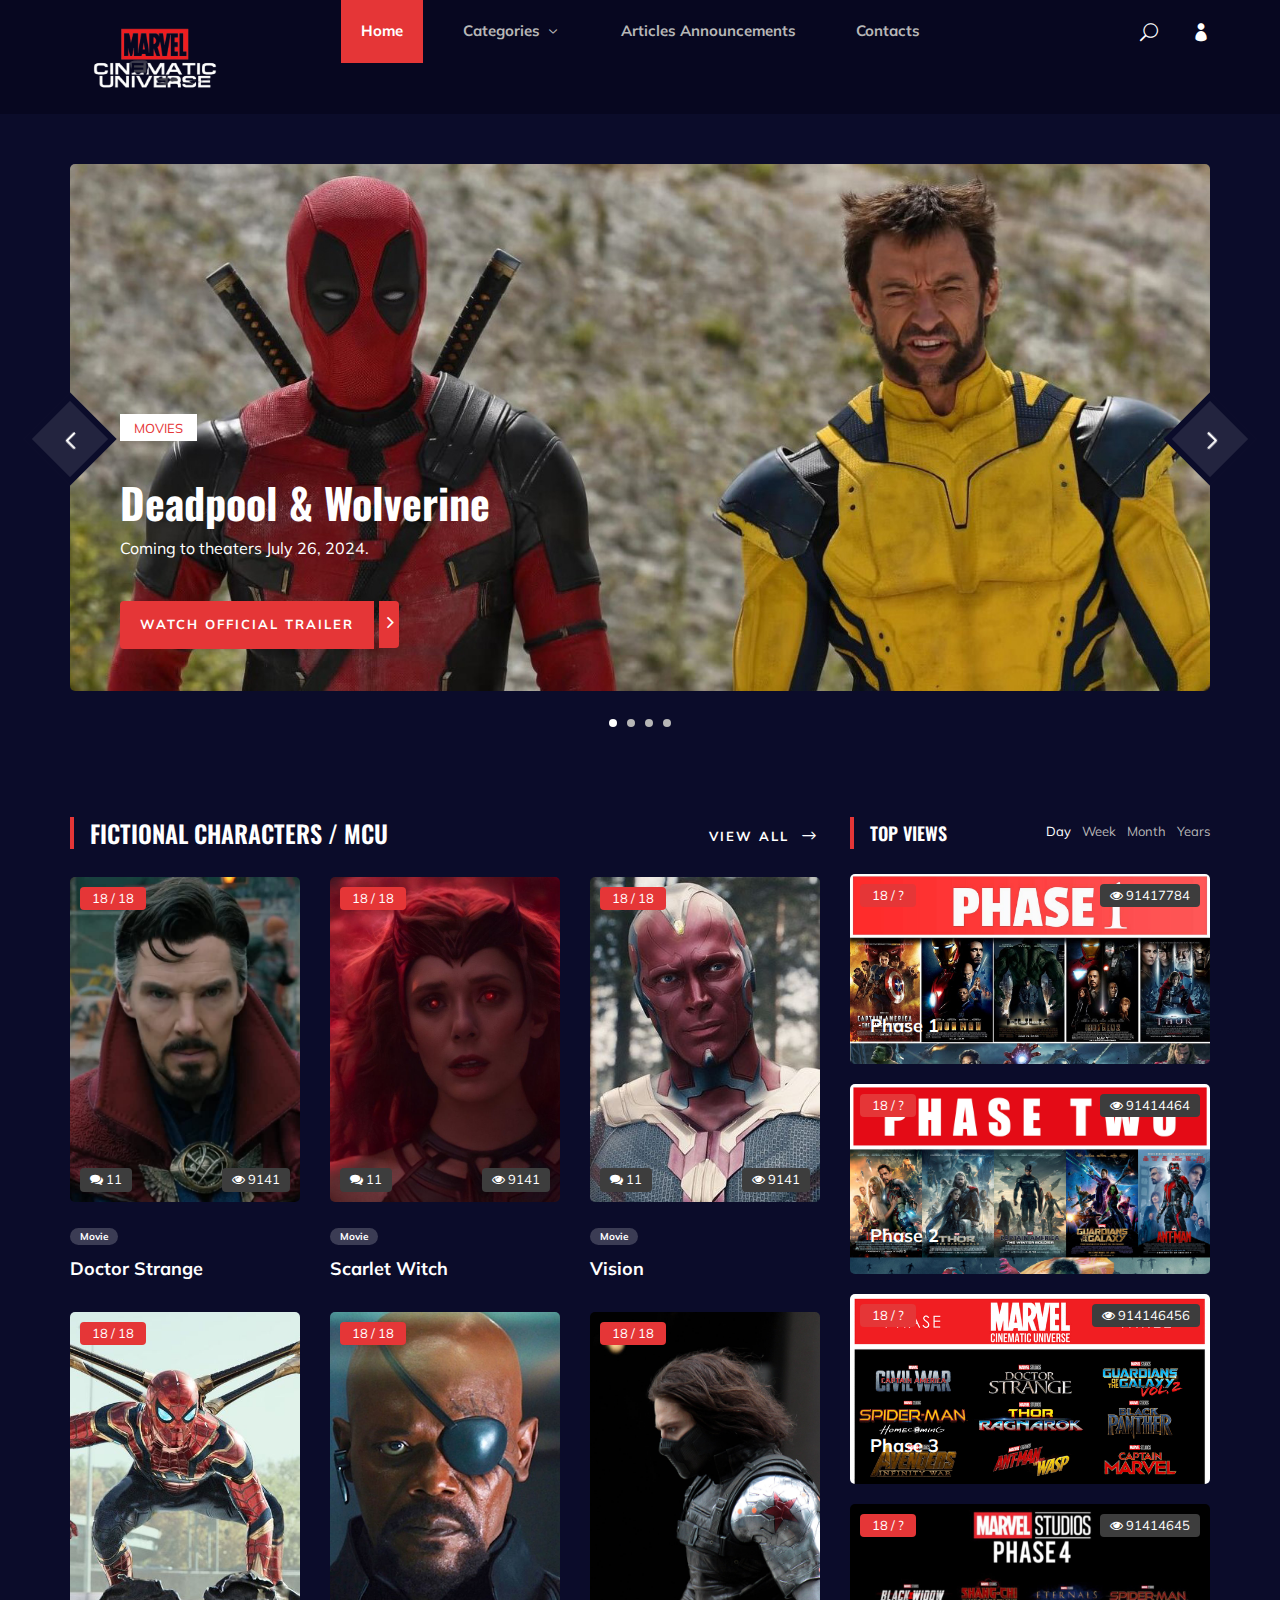
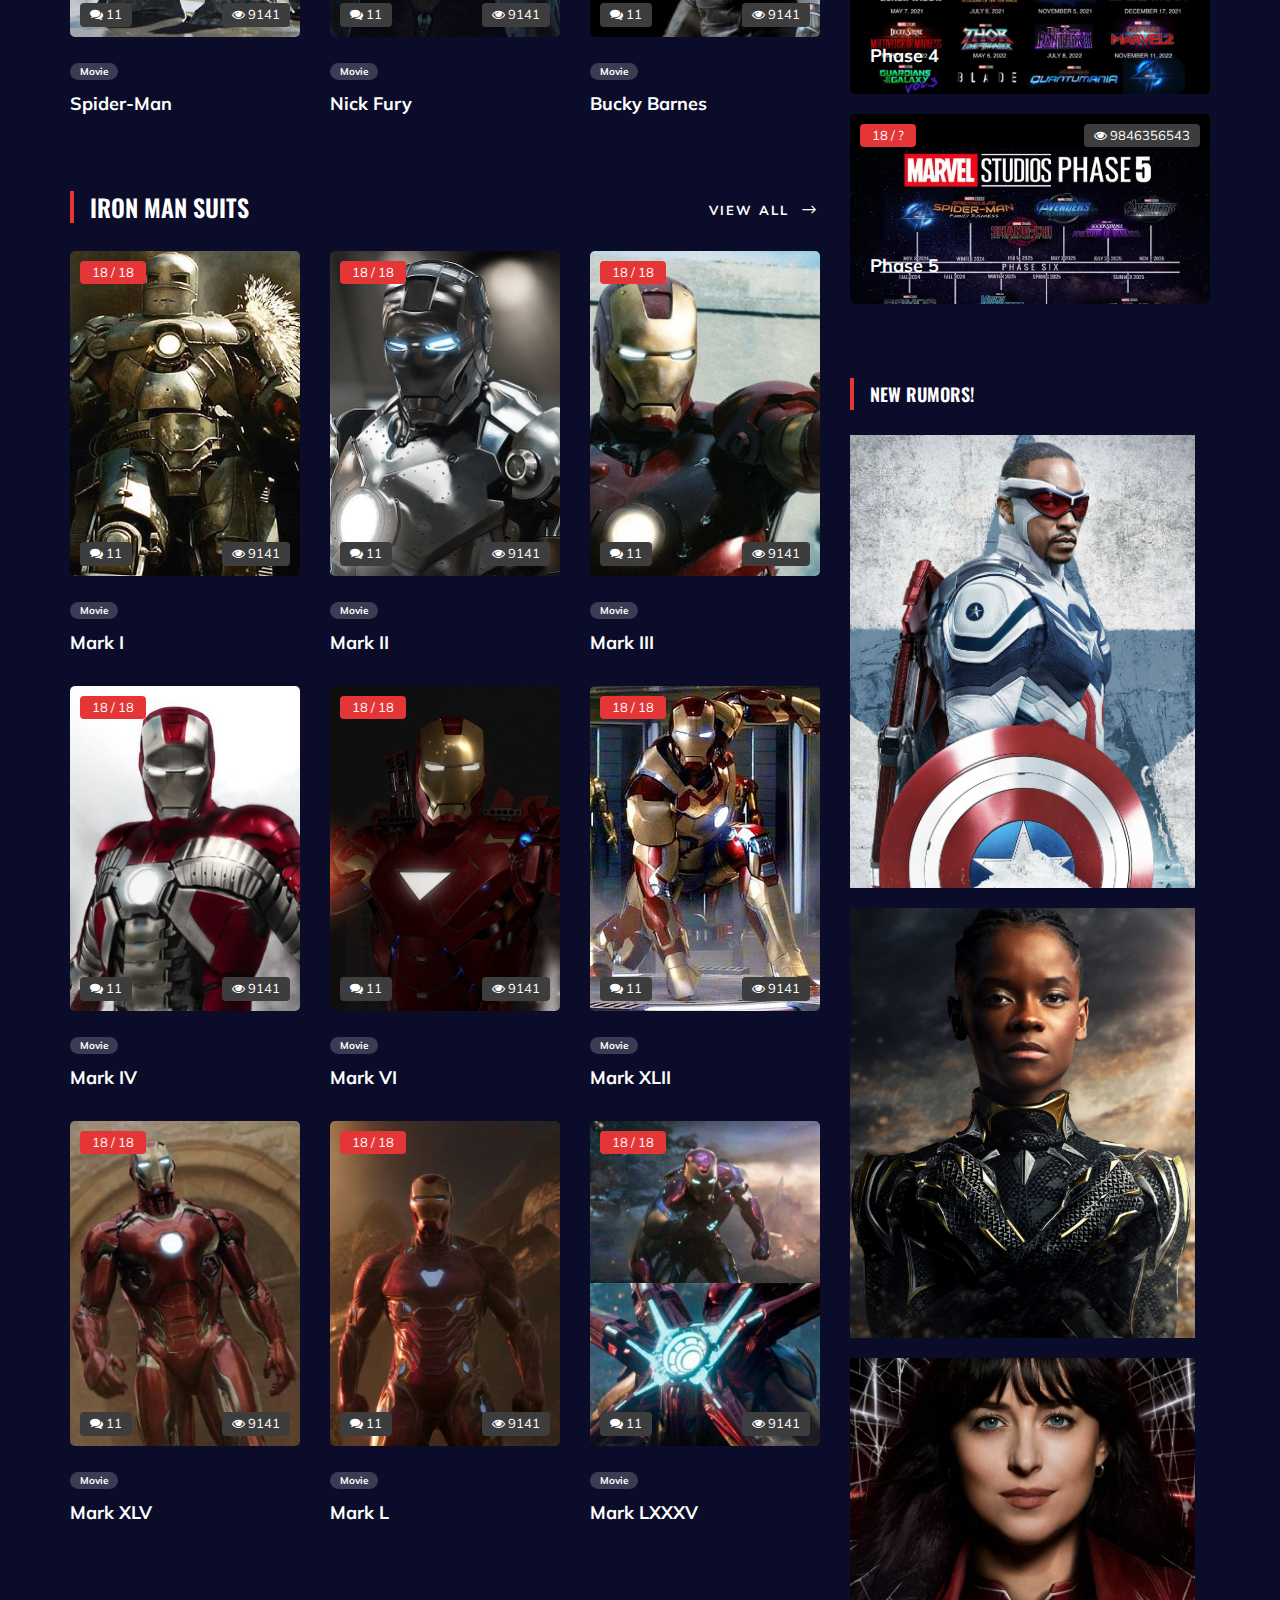
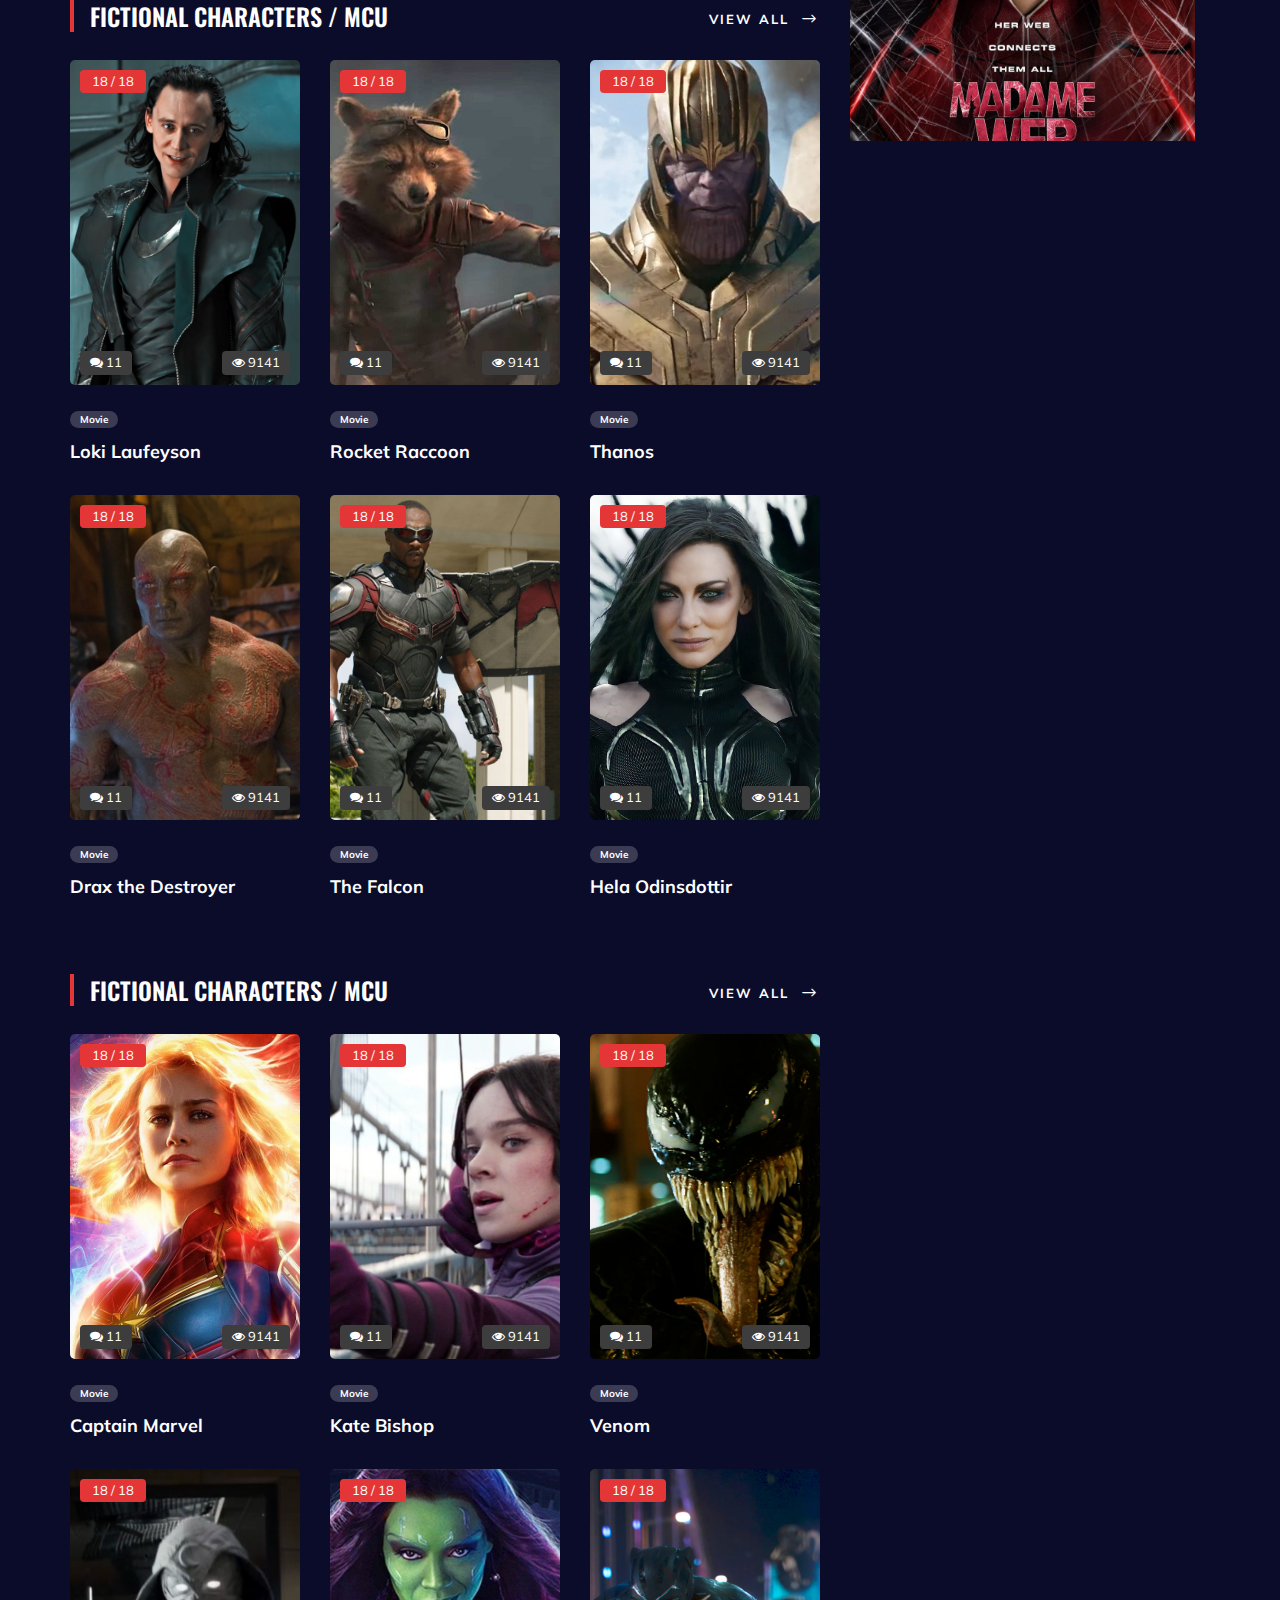
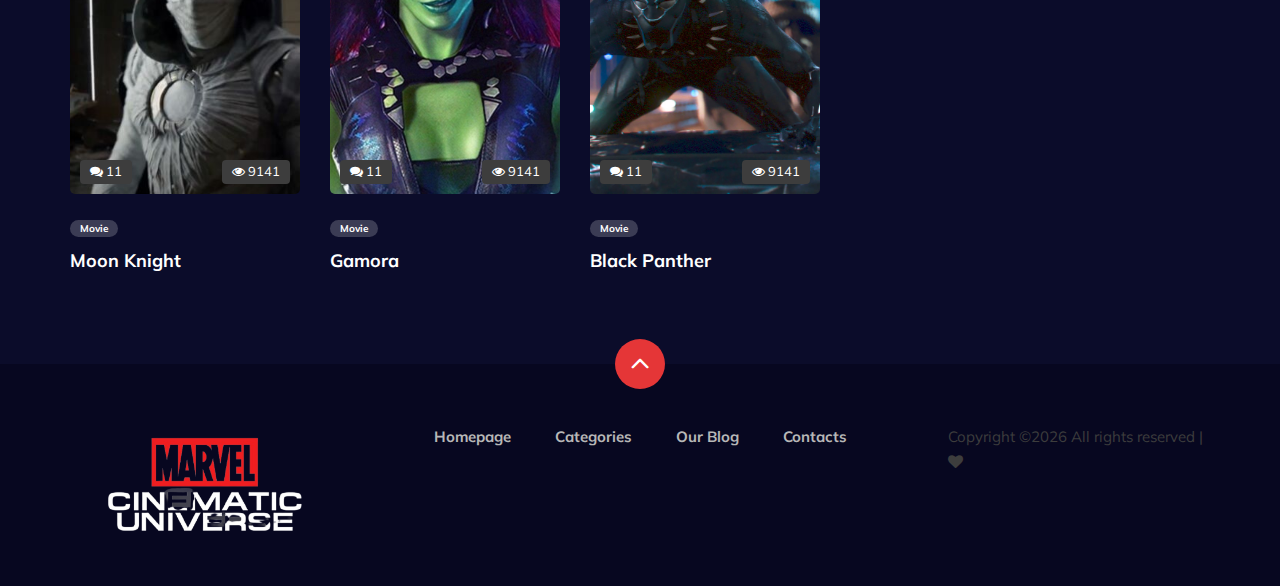
<file: anime-main/index.html>
<!DOCTYPE html>
<html lang="zxx">

<head>
    <meta charset="UTF-8">
    <meta name="description" content="Anime Template">
    <meta name="keywords" content="Anime, unica, creative, html">
    <meta name="viewport" content="width=device-width, initial-scale=1.0">
    <meta http-equiv="X-UA-Compatible" content="ie=edge">
    <title>Marvel Cinematic Universe Fandom</title>

    <!-- Google Font -->
    <link href="https://fonts.googleapis.com/css2?family=Oswald:wght@300;400;500;600;700&display=swap" rel="stylesheet">
    <link href="https://fonts.googleapis.com/css2?family=Mulish:wght@300;400;500;600;700;800;900&display=swap"
    rel="stylesheet">

    <!-- Css Styles -->
    <link rel="stylesheet" href="css/bootstrap.min.css" type="text/css">
    <link rel="stylesheet" href="css/font-awesome.min.css" type="text/css">
    <link rel="stylesheet" href="css/elegant-icons.css" type="text/css">
    <link rel="stylesheet" href="css/plyr.css" type="text/css">
    <link rel="stylesheet" href="css/nice-select.css" type="text/css">
    <link rel="stylesheet" href="css/owl.carousel.min.css" type="text/css">
    <link rel="stylesheet" href="css/slicknav.min.css" type="text/css">
    <link rel="stylesheet" href="css/style.css" type="text/css">
</head>

<body>
    <!-- Page Preloder -->
    <div id="preloder">
        <div class="loader"></div>
    </div>

    <!-- Header Section Begin -->
    <header class="header">
        <div class="container">
            <div class="row">
                <div class="col-lg-2">
                    <div class="header__logo">
                        <a href="./index.html">
                            <img src="img/logo.png" alt="">
                        </a>
                    </div>
                </div>
                <div class="col-lg-8">
                    <div class="header__nav">
                        <nav class="header__menu mobile-menu">
                            <ul>
                                <li class="active"><a href="./index.html">Home</a></li>
                                <li><a href="./categories.html">Categories <span class="arrow_carrot-down"></span></a>
                                    <ul class="dropdown">
                                        <li><a href="./categories.html">Categories</a></li>
                                        <li><a href="./anime-details.html">Characters Details</a></li>
                                        <li><a href="./blog-details.html">Articles Announcements</a></li>
                                        <li><a href="./signup.html">Sign Up</a></li>
                                        <li><a href="./login.html">Login</a></li>
                                    </ul>
                                </li>
                                <li><a href="./blog.html">Articles Announcements</a></li>
                                <li><a href="#">Contacts</a></li>
                            </ul>
                        </nav>
                    </div>
                </div>
                <div class="col-lg-2">
                    <div class="header__right">
                        <a href="#" class="search-switch"><span class="icon_search"></span></a>
                        <a href="./login.html"><span class="icon_profile"></span></a>
                    </div>
                </div>
            </div>
            <div id="mobile-menu-wrap"></div>
        </div>
    </header>
    <!-- Header End -->

    <!-- Hero Section Begin -->
    <section class="hero">
        <div class="container">
            <div class="hero__slider owl-carousel">
                <div class="hero__items set-bg" data-setbg="img/hero/hero-1.jpeg">
                    <div class="row">
                        <div class="col-lg-6">
                            <div class="hero__text">
                                <div class="label">MOVIES</div>
                                <h2>Deadpool & Wolverine</h2>
                                <p>Coming to theaters July 26, 2024.</p>
                                <a href="#"><span>Watch Official  Trailer </span> <i class="fa fa-angle-right"></i></a>
                            </div>
                        </div>
                    </div>
                </div>
                <div class="hero__items set-bg" data-setbg="img/hero/hero-2.png">
                    <div class="row">
                        <div class="col-lg-6">
                            <div class="hero__text">
                                <div class="label">MOVIES</div>
                                <h2>The Marvels</h2>
                                <p>Now Streaming in Disney+</p>
                                <a href="#"><span>Watch Now</span> <i class="fa fa-angle-right"></i></a>
                            </div>
                        </div>
                    </div>
                </div>
                <div class="hero__items set-bg" data-setbg="img/hero/hero-3.jpeg">
                    <div class="row">
                        <div class="col-lg-6">
                            <div class="hero__text">
                                <div class="label">MOVIES</div>
                                <h2>Guardians of the Galaxy Vol. 3z</h2>
                                <p>Now Streaming in Disney+</p>
                                <a href="#"><span>Watch Now</span> <i class="fa fa-angle-right"></i></a>
                            </div>
                        </div>
                    </div>
                </div>
                <div class="hero__items set-bg" data-setbg="img/hero/hero-4.jpeg">
                    <div class="row">
                        <div class="col-lg-6">
                            <div class="hero__text">
                                <div class="label">MOVIES</div>
                                <h2>Ant-Man and The Wasp: Quantumania</h2>
                                <p>Now Streaming in Disney+</p>
                                <a href="#"><span>Watch Now</span> <i class="fa fa-angle-right"></i></a>
                            </div>
                        </div>
                    </div>
                </div>
            </div>
        </div>
    </section>
    <!-- Hero Section End -->

    <!-- Product Section Begin -->
    <section class="product spad">
        <div class="container">
            <div class="row">
                <div class="col-lg-8">
                    <div class="trending__product">
                        <div class="row">
                            <div class="col-lg-8 col-md-8 col-sm-8">
                                <div class="section-title">
                                    <h4>Fictional Characters / MCU</h4>
                                </div>
                            </div>
                            <div class="col-lg-4 col-md-4 col-sm-4">
                                <div class="btn__all">
                                    <a href="#" class="primary-btn">View All <span class="arrow_right"></span></a>
                                </div>
                            </div>
                        </div>
                        <div class="row">
                            <div class="col-lg-4 col-md-6 col-sm-6">
                                <div class="product__item">
                                    <div class="product__item__pic set-bg" data-setbg="img/trending/trend-1.jpg">
                                        <div class="ep">18 / 18</div>
                                        <div class="comment"><i class="fa fa-comments"></i> 11</div>
                                        <div class="view"><i class="fa fa-eye"></i> 9141</div>
                                    </div>
                                    <div class="product__item__text">
                                        <ul>
                                            <li>Movie</li>
                                        </ul>
                                        <h5><a href="#">Doctor Strange</a></h5>
                                    </div>
                                </div>
                            </div>
                            <div class="col-lg-4 col-md-6 col-sm-6">
                                <div class="product__item">
                                    <div class="product__item__pic set-bg" data-setbg="img/trending/trend-2.jpeg">
                                        <div class="ep">18 / 18</div>
                                        <div class="comment"><i class="fa fa-comments"></i> 11</div>
                                        <div class="view"><i class="fa fa-eye"></i> 9141</div>
                                    </div>
                                    <div class="product__item__text">
                                        <ul>
                                            <li>Movie</li>
                                        </ul>
                                        <h5><a href="#">Scarlet Witch</a></h5>
                                    </div>
                                </div>
                            </div>
                            <div class="col-lg-4 col-md-6 col-sm-6">
                                <div class="product__item">
                                    <div class="product__item__pic set-bg" data-setbg="img/trending/trend-3.jpg">
                                        <div class="ep">18 / 18</div>
                                        <div class="comment"><i class="fa fa-comments"></i> 11</div>
                                        <div class="view"><i class="fa fa-eye"></i> 9141</div>
                                    </div>
                                    <div class="product__item__text">
                                        <ul>
                                            <li>Movie</li>
                                        </ul>
                                        <h5><a href="#">Vision</a></h5>
                                    </div>
                                </div>
                            </div>
                            <div class="col-lg-4 col-md-6 col-sm-6">
                                <div class="product__item">
                                    <div class="product__item__pic set-bg" data-setbg="img/trending/trend-4.jpg">
                                        <div class="ep">18 / 18</div>
                                        <div class="comment"><i class="fa fa-comments"></i> 11</div>
                                        <div class="view"><i class="fa fa-eye"></i> 9141</div>
                                    </div>
                                    <div class="product__item__text">
                                        <ul>
                                            <li>Movie</li>
                                        </ul>
                                        <h5><a href="#">Spider-Man</a></h5>
                                    </div>
                                </div>
                            </div>
                            <div class="col-lg-4 col-md-6 col-sm-6">
                                <div class="product__item">
                                    <div class="product__item__pic set-bg" data-setbg="img/trending/trend-5.jpg">
                                        <div class="ep">18 / 18</div>
                                        <div class="comment"><i class="fa fa-comments"></i> 11</div>
                                        <div class="view"><i class="fa fa-eye"></i> 9141</div>
                                    </div>
                                    <div class="product__item__text">
                                        <ul>
                                            <li>Movie</li>
                                        </ul>
                                        <h5><a href="#">Nick Fury</a></h5>
                                    </div>
                                </div>
                            </div>
                            <div class="col-lg-4 col-md-6 col-sm-6">
                                <div class="product__item">
                                    <div class="product__item__pic set-bg" data-setbg="img/trending/trend-6.jpg">
                                        <div class="ep">18 / 18</div>
                                        <div class="comment"><i class="fa fa-comments"></i> 11</div>
                                        <div class="view"><i class="fa fa-eye"></i> 9141</div>
                                    </div>
                                    <div class="product__item__text">
                                        <ul>
                                            <li>Movie</li>
                                        </ul>
                                        <h5><a href="#">Bucky Barnes</a></h5>
                                    </div>
                                </div>
                            </div>
                        </div>
                    </div>
                    <div class="popular__product">
                        <div class="row">
                            <div class="col-lg-8 col-md-8 col-sm-8">
                                <div class="section-title">
                                    <h4>Iron man Suits</h4>
                                </div>
                            </div>
                            <div class="col-lg-4 col-md-4 col-sm-4">
                                <div class="btn__all">
                                    <a href="#" class="primary-btn">View All <span class="arrow_right"></span></a>
                                </div>
                            </div>
                        </div>
                        <div class="row">
                            <div class="col-lg-4 col-md-6 col-sm-6">
                                <div class="product__item">
                                    <div class="product__item__pic set-bg" data-setbg="img/popular/popular-1.jpg">
                                        <div class="ep">18 / 18</div>
                                        <div class="comment"><i class="fa fa-comments"></i> 11</div>
                                        <div class="view"><i class="fa fa-eye"></i> 9141</div>
                                    </div>
                                    <div class="product__item__text">
                                        <ul>
                                            <li>Movie</li>
                                        </ul>
                                        <h5><a href="#">Mark I</a></h5>
                                    </div>
                                </div>
                            </div>
                            <div class="col-lg-4 col-md-6 col-sm-6">
                                <div class="product__item">
                                    <div class="product__item__pic set-bg" data-setbg="img/popular/popular-2.jpg">
                                        <div class="ep">18 / 18</div>
                                        <div class="comment"><i class="fa fa-comments"></i> 11</div>
                                        <div class="view"><i class="fa fa-eye"></i> 9141</div>
                                    </div>
                                    <div class="product__item__text">
                                        <ul>
                                            <li>Movie</li>
                                        </ul>
                                        <h5><a href="#">Mark II</a></h5>
                                    </div>
                                </div>
                            </div>
                            <div class="col-lg-4 col-md-6 col-sm-6">
                                <div class="product__item">
                                    <div class="product__item__pic set-bg" data-setbg="img/popular/popular-3.jpg">
                                        <div class="ep">18 / 18</div>
                                        <div class="comment"><i class="fa fa-comments"></i> 11</div>
                                        <div class="view"><i class="fa fa-eye"></i> 9141</div>
                                    </div>
                                    <div class="product__item__text">
                                        <ul>
                                            <li>Movie</li>
                                        </ul>
                                        <h5><a href="#">Mark III</a></h5>
                                    </div>
                                </div>
                            </div>
                            <div class="col-lg-4 col-md-6 col-sm-6">
                                <div class="product__item">
                                    <div class="product__item__pic set-bg" data-setbg="img/popular/popular-4.jpg">
                                        <div class="ep">18 / 18</div>
                                        <div class="comment"><i class="fa fa-comments"></i> 11</div>
                                        <div class="view"><i class="fa fa-eye"></i> 9141</div>
                                    </div>
                                    <div class="product__item__text">
                                        <ul>
                                            <li>Movie</li>
                                        </ul>
                                        <h5><a href="#">Mark IV</a></h5>
                                    </div>
                                </div>
                            </div>
                            <div class="col-lg-4 col-md-6 col-sm-6">
                                <div class="product__item">
                                    <div class="product__item__pic set-bg" data-setbg="img/popular/popular-5.jpg">
                                        <div class="ep">18 / 18</div>
                                        <div class="comment"><i class="fa fa-comments"></i> 11</div>
                                        <div class="view"><i class="fa fa-eye"></i> 9141</div>
                                    </div>
                                    <div class="product__item__text">
                                        <ul>
                                            <li>Movie</li>
                                        </ul>
                                        <h5><a href="#">Mark VI</a></h5>
                                    </div>
                                </div>
                            </div>
                            <div class="col-lg-4 col-md-6 col-sm-6">
                                <div class="product__item">
                                    <div class="product__item__pic set-bg" data-setbg="img/popular/popular-6.jpg">
                                        <div class="ep">18 / 18</div>
                                        <div class="comment"><i class="fa fa-comments"></i> 11</div>
                                        <div class="view"><i class="fa fa-eye"></i> 9141</div>
                                    </div>
                                    <div class="product__item__text">
                                        <ul>
                                            <li>Movie</li>
                                        </ul>
                                        <h5><a href="#">Mark XLII</a></h5>
                                    </div>
                                </div>
                            </div>
                            <div class="col-lg-4 col-md-6 col-sm-6">
                                <div class="product__item">
                                    <div class="product__item__pic set-bg" data-setbg="img/popular/popular-7.jpeg">
                                        <div class="ep">18 / 18</div>
                                        <div class="comment"><i class="fa fa-comments"></i> 11</div>
                                        <div class="view"><i class="fa fa-eye"></i> 9141</div>
                                    </div>
                                    <div class="product__item__text">
                                        <ul>
                                            <li>Movie</li>
                                        </ul>
                                        <h5><a href="#">Mark XLV</a></h5>
                                    </div>
                                </div>
                            </div>
                            <div class="col-lg-4 col-md-6 col-sm-6">
                                <div class="product__item">
                                    <div class="product__item__pic set-bg" data-setbg="img/popular/popular-8.jpg">
                                        <div class="ep">18 / 18</div>
                                        <div class="comment"><i class="fa fa-comments"></i> 11</div>
                                        <div class="view"><i class="fa fa-eye"></i> 9141</div>
                                    </div>
                                    <div class="product__item__text">
                                        <ul>
                                            <li>Movie</li>
                                        </ul>
                                        <h5><a href="#">Mark L</a></h5>
                                    </div>
                                </div>
                            </div>
                            <div class="col-lg-4 col-md-6 col-sm-6">
                                <div class="product__item">
                                    <div class="product__item__pic set-bg" data-setbg="img/popular/popular-9.jpg">
                                        <div class="ep">18 / 18</div>
                                        <div class="comment"><i class="fa fa-comments"></i> 11</div>
                                        <div class="view"><i class="fa fa-eye"></i> 9141</div>
                                    </div>
                                    <div class="product__item__text">
                                        <ul>
                                            <li>Movie</li>
                                        </ul>
                                        <h5><a href="#">Mark LXXXV</a></h5>
                                    </div>
                                </div>
                            </div>
                        </div>
                    </div>
                    <div class="recent__product">
                        <div class="row">
                            <div class="col-lg-8 col-md-8 col-sm-8">
                                <div class="section-title">
                                    <h4>Fictional Characters / MCU</h4>
                                </div>
                            </div>
                            <div class="col-lg-4 col-md-4 col-sm-4">
                                <div class="btn__all">
                                    <a href="#" class="primary-btn">View All <span class="arrow_right"></span></a>
                                </div>
                            </div>
                        </div>
                        <div class="row">
                            <div class="col-lg-4 col-md-6 col-sm-6">
                                <div class="product__item">
                                    <div class="product__item__pic set-bg" data-setbg="img/recent/recent-1.jpg">
                                        <div class="ep">18 / 18</div>
                                        <div class="comment"><i class="fa fa-comments"></i> 11</div>
                                        <div class="view"><i class="fa fa-eye"></i> 9141</div>
                                    </div>
                                    <div class="product__item__text">
                                        <ul>
                                            <li>Movie</li>
                                        </ul>
                                        <h5><a href="#">Loki Laufeyson</a></h5>
                                    </div>
                                </div>
                            </div>
                            <div class="col-lg-4 col-md-6 col-sm-6">
                                <div class="product__item">
                                    <div class="product__item__pic set-bg" data-setbg="img/recent/recent-2.jpg">
                                        <div class="ep">18 / 18</div>
                                        <div class="comment"><i class="fa fa-comments"></i> 11</div>
                                        <div class="view"><i class="fa fa-eye"></i> 9141</div>
                                    </div>
                                    <div class="product__item__text">
                                        <ul>
                                            <li>Movie</li>
                                        </ul>
                                        <h5><a href="#">Rocket Raccoon</a></h5>
                                    </div>
                                </div>
                            </div>
                            <div class="col-lg-4 col-md-6 col-sm-6">
                                <div class="product__item">
                                    <div class="product__item__pic set-bg" data-setbg="img/recent/recent-3.jpeg">
                                        <div class="ep">18 / 18</div>
                                        <div class="comment"><i class="fa fa-comments"></i> 11</div>
                                        <div class="view"><i class="fa fa-eye"></i> 9141</div>
                                    </div>
                                    <div class="product__item__text">
                                        <ul>
                                            <li>Movie</li>
                                        </ul>
                                        <h5><a href="#">Thanos</a></h5>
                                    </div>
                                </div>
                            </div>
                            <div class="col-lg-4 col-md-6 col-sm-6">
                                <div class="product__item">
                                    <div class="product__item__pic set-bg" data-setbg="img/recent/recent-4.jpg">
                                        <div class="ep">18 / 18</div>
                                        <div class="comment"><i class="fa fa-comments"></i> 11</div>
                                        <div class="view"><i class="fa fa-eye"></i> 9141</div>
                                    </div>
                                    <div class="product__item__text">
                                        <ul>
                                            <li>Movie</li>
                                        </ul>
                                        <h5><a href="#">Drax the Destroyer</a></h5>
                                    </div>
                                </div>
                            </div>
                            <div class="col-lg-4 col-md-6 col-sm-6">
                                <div class="product__item">
                                    <div class="product__item__pic set-bg" data-setbg="img/recent/recent-5.jpg">
                                        <div class="ep">18 / 18</div>
                                        <div class="comment"><i class="fa fa-comments"></i> 11</div>
                                        <div class="view"><i class="fa fa-eye"></i> 9141</div>
                                    </div>
                                    <div class="product__item__text">
                                        <ul>
                                            <li>Movie</li>
                                        </ul>
                                        <h5><a href="#">The Falcon</a></h5>
                                    </div>
                                </div>
                            </div>
                            <div class="col-lg-4 col-md-6 col-sm-6">
                                <div class="product__item">
                                    <div class="product__item__pic set-bg" data-setbg="img/recent/recent-6.jpeg">
                                        <div class="ep">18 / 18</div>
                                        <div class="comment"><i class="fa fa-comments"></i> 11</div>
                                        <div class="view"><i class="fa fa-eye"></i> 9141</div>
                                    </div>
                                    <div class="product__item__text">
                                        <ul>
                                            <li>Movie</li>
                                        </ul>
                                        <h5><a href="#">Hela Odinsdottir</a></h5>
                                    </div>
                                </div>
                            </div>
                        </div>
                    </div>
                    <div class="live__product">
                        <div class="row">
                            <div class="col-lg-8 col-md-8 col-sm-8">
                                <div class="section-title">
                                    <h4>Fictional Characters / MCU</h4>
                                </div>
                            </div>
                            <div class="col-lg-4 col-md-4 col-sm-4">
                                <div class="btn__all">
                                    <a href="#" class="primary-btn">View All <span class="arrow_right"></span></a>
                                </div>
                            </div>
                        </div>
                        <div class="row">
                            <div class="col-lg-4 col-md-6 col-sm-6">
                                <div class="product__item">
                                    <div class="product__item__pic set-bg" data-setbg="img/live/live-1.jpg">
                                        <div class="ep">18 / 18</div>
                                        <div class="comment"><i class="fa fa-comments"></i> 11</div>
                                        <div class="view"><i class="fa fa-eye"></i> 9141</div>
                                    </div>
                                    <div class="product__item__text">
                                        <ul>
                                            <li>Movie</li>
                                        </ul>
                                        <h5><a href="#">Captain Marvel</a></h5>
                                    </div>
                                </div>
                            </div>
                            <div class="col-lg-4 col-md-6 col-sm-6">
                                <div class="product__item">
                                    <div class="product__item__pic set-bg" data-setbg="img/live/live-2.jpeg">
                                        <div class="ep">18 / 18</div>
                                        <div class="comment"><i class="fa fa-comments"></i> 11</div>
                                        <div class="view"><i class="fa fa-eye"></i> 9141</div>
                                    </div>
                                    <div class="product__item__text">
                                        <ul>
                                            <li>Movie</li>
                                        </ul>
                                        <h5><a href="#">Kate Bishop</a></h5>
                                    </div>
                                </div>
                            </div>
                            <div class="col-lg-4 col-md-6 col-sm-6">
                                <div class="product__item">
                                    <div class="product__item__pic set-bg" data-setbg="img/live/live-3.jpeg">
                                        <div class="ep">18 / 18</div>
                                        <div class="comment"><i class="fa fa-comments"></i> 11</div>
                                        <div class="view"><i class="fa fa-eye"></i> 9141</div>
                                    </div>
                                    <div class="product__item__text">
                                        <ul>
                                            <li>Movie</li>
                                        </ul>
                                        <h5><a href="#">Venom</a></h5>
                                    </div>
                                </div>
                            </div>
                            <div class="col-lg-4 col-md-6 col-sm-6">
                                <div class="product__item">
                                    <div class="product__item__pic set-bg" data-setbg="img/live/live-4.jpg">
                                        <div class="ep">18 / 18</div>
                                        <div class="comment"><i class="fa fa-comments"></i> 11</div>
                                        <div class="view"><i class="fa fa-eye"></i> 9141</div>
                                    </div>
                                    <div class="product__item__text">
                                        <ul>
                                            <li>Movie</li>
                                        </ul>
                                        <h5><a href="#">Moon Knight</a></h5>
                                    </div>
                                </div>
                            </div>
                            <div class="col-lg-4 col-md-6 col-sm-6">
                                <div class="product__item">
                                    <div class="product__item__pic set-bg" data-setbg="img/live/live-5.jpeg">
                                        <div class="ep">18 / 18</div>
                                        <div class="comment"><i class="fa fa-comments"></i> 11</div>
                                        <div class="view"><i class="fa fa-eye"></i> 9141</div>
                                    </div>
                                    <div class="product__item__text">
                                        <ul>
                                            <li>Movie</li>
                                        </ul>
                                        <h5><a href="#">Gamora</a></h5>
                                    </div>
                                </div>
                            </div>
                            <div class="col-lg-4 col-md-6 col-sm-6">
                                <div class="product__item">
                                    <div class="product__item__pic set-bg" data-setbg="img/live/live-6.jpg">
                                        <div class="ep">18 / 18</div>
                                        <div class="comment"><i class="fa fa-comments"></i> 11</div>
                                        <div class="view"><i class="fa fa-eye"></i> 9141</div>
                                    </div>
                                    <div class="product__item__text">
                                        <ul>
                                            <li>Movie</li>
                                        </ul>
                                        <h5><a href="#">Black Panther</a></h5>
                                    </div>
                                </div>
                            </div>
                        </div>
                    </div>
                </div>
                <div class="col-lg-4 col-md-6 col-sm-8">
                    <div class="product__sidebar">
                        <div class="product__sidebar__view">
                            <div class="section-title">
                                <h5>Top Views</h5>
                            </div>
                            <ul class="filter__controls">
                                <li class="active" data-filter="*">Day</li>
                                <li data-filter=".week">Week</li>
                                <li data-filter=".month">Month</li>
                                <li data-filter=".years">Years</li>
                            </ul>
                            <div class="filter__gallery">
                                <div class="product__sidebar__view__item set-bg mix day years"
                                data-setbg="img/sidebar/tv-1.jpg">
                                <div class="ep">18 / ?</div>
                                <div class="view"><i class="fa fa-eye"></i> 91417784</div>
                                <h5><a href="#">Phase 1</a></h5>
                            </div>
                            <div class="product__sidebar__view__item set-bg mix month week"
                            data-setbg="img/sidebar/tv-2.jpg">
                            <div class="ep">18 / ?</div>
                            <div class="view"><i class="fa fa-eye"></i> 91414464</div>
                            <h5><a href="#">Phase 2</a></h5>
                        </div>
                        <div class="product__sidebar__view__item set-bg mix week years"
                        data-setbg="img/sidebar/tv-3.png">
                        <div class="ep">18 / ?</div>
                        <div class="view"><i class="fa fa-eye"></i> 914146456</div>
                        <h5><a href="#">Phase 3</a></h5>
                    </div>
                    <div class="product__sidebar__view__item set-bg mix years month"
                    data-setbg="img/sidebar/tv-4.jpg">
                    <div class="ep">18 / ?</div>
                    <div class="view"><i class="fa fa-eye"></i> 91414645</div>
                    <h5><a href="#">Phase 4</a></h5>
                </div>
                <div class="product__sidebar__view__item set-bg mix day"
                data-setbg="img/sidebar/tv-5.jpg">
                <div class="ep">18 / ?</div>
                <div class="view"><i class="fa fa-eye"></i> 9846356543</div>
                <h5><a href="#">Phase 5</a></h5>
            </div>
        </div>
    </div>
    <div class="product__sidebar__comment">
        <div class="section-title">
            <h5>New Rumors!</h5>
        </div>
        <div class="product__sidebar__comment__item">
            <div class="product__sidebar__comment__item__pic">
                <img src="img/sidebar/comment-1.jpeg" alt="">
            </div>
            <div class="product__sidebar__comment__item__text">
            </div>
        </div>
        <div class="product__sidebar__comment__item">
            <div class="product__sidebar__comment__item__pic">
                <img src="img/sidebar/comment-2.png" alt="">
            </div>
            <div class="product__sidebar__comment__item__text">
            </div>
        </div>
        <div class="product__sidebar__comment__item">
            <div class="product__sidebar__comment__item__pic">
                <img src="img/sidebar/comment-3.jpeg" alt="">
            </div>
            <div class="product__sidebar__comment__item__text">
            </div>
        </div>
        </div>
    </div>
</div>
</div>
</div>
</div>
</section>
<!-- Product Section End -->

<!-- Footer Section Begin -->
<footer class="footer">
    <div class="page-up">
        <a href="#" id="scrollToTopButton"><span class="arrow_carrot-up"></span></a>
    </div>
    <div class="container">
        <div class="row">
            <div class="col-lg-3">
                <div class="footer__logo">
                    <a href="./index.html"><img src="img/logo.png" alt=""></a>
                </div>
            </div>
            <div class="col-lg-6">
                <div class="footer__nav">
                    <ul>
                        <li class="active"><a href="./index.html">Homepage</a></li>
                        <li><a href="./categories.html">Categories</a></li>
                        <li><a href="./blog.html">Our Blog</a></li>
                        <li><a href="#">Contacts</a></li>
                    </ul>
                </div>
            </div>
            <div class="col-lg-3">
                <p>
                  Copyright &copy;<script>document.write(new Date().getFullYear());</script> All rights reserved |<i class="fa fa-heart" aria-hidden="true"></i><a href=" " target="_blank"></a>
                  </p>

              </div>
          </div>
      </div>
  </footer>
  <!-- Footer Section End -->

  <!-- Search model Begin -->
  <div class="search-model">
    <div class="h-100 d-flex align-items-center justify-content-center">
        <div class="search-close-switch"><i class="icon_close"></i></div>
        <form class="search-model-form">
            <input type="text" id="search-input" placeholder="Search here.....">
        </form>
    </div>
</div>
<!-- Search model end -->

<!-- Js Plugins -->
<script src="js/jquery-3.3.1.min.js"></script>
<script src="js/bootstrap.min.js"></script>
<script src="js/player.js"></script>
<script src="js/jquery.nice-select.min.js"></script>
<script src="js/mixitup.min.js"></script>
<script src="js/jquery.slicknav.js"></script>
<script src="js/owl.carousel.min.js"></script>
<script src="js/main.js"></script>


</body>

</html>
</file>
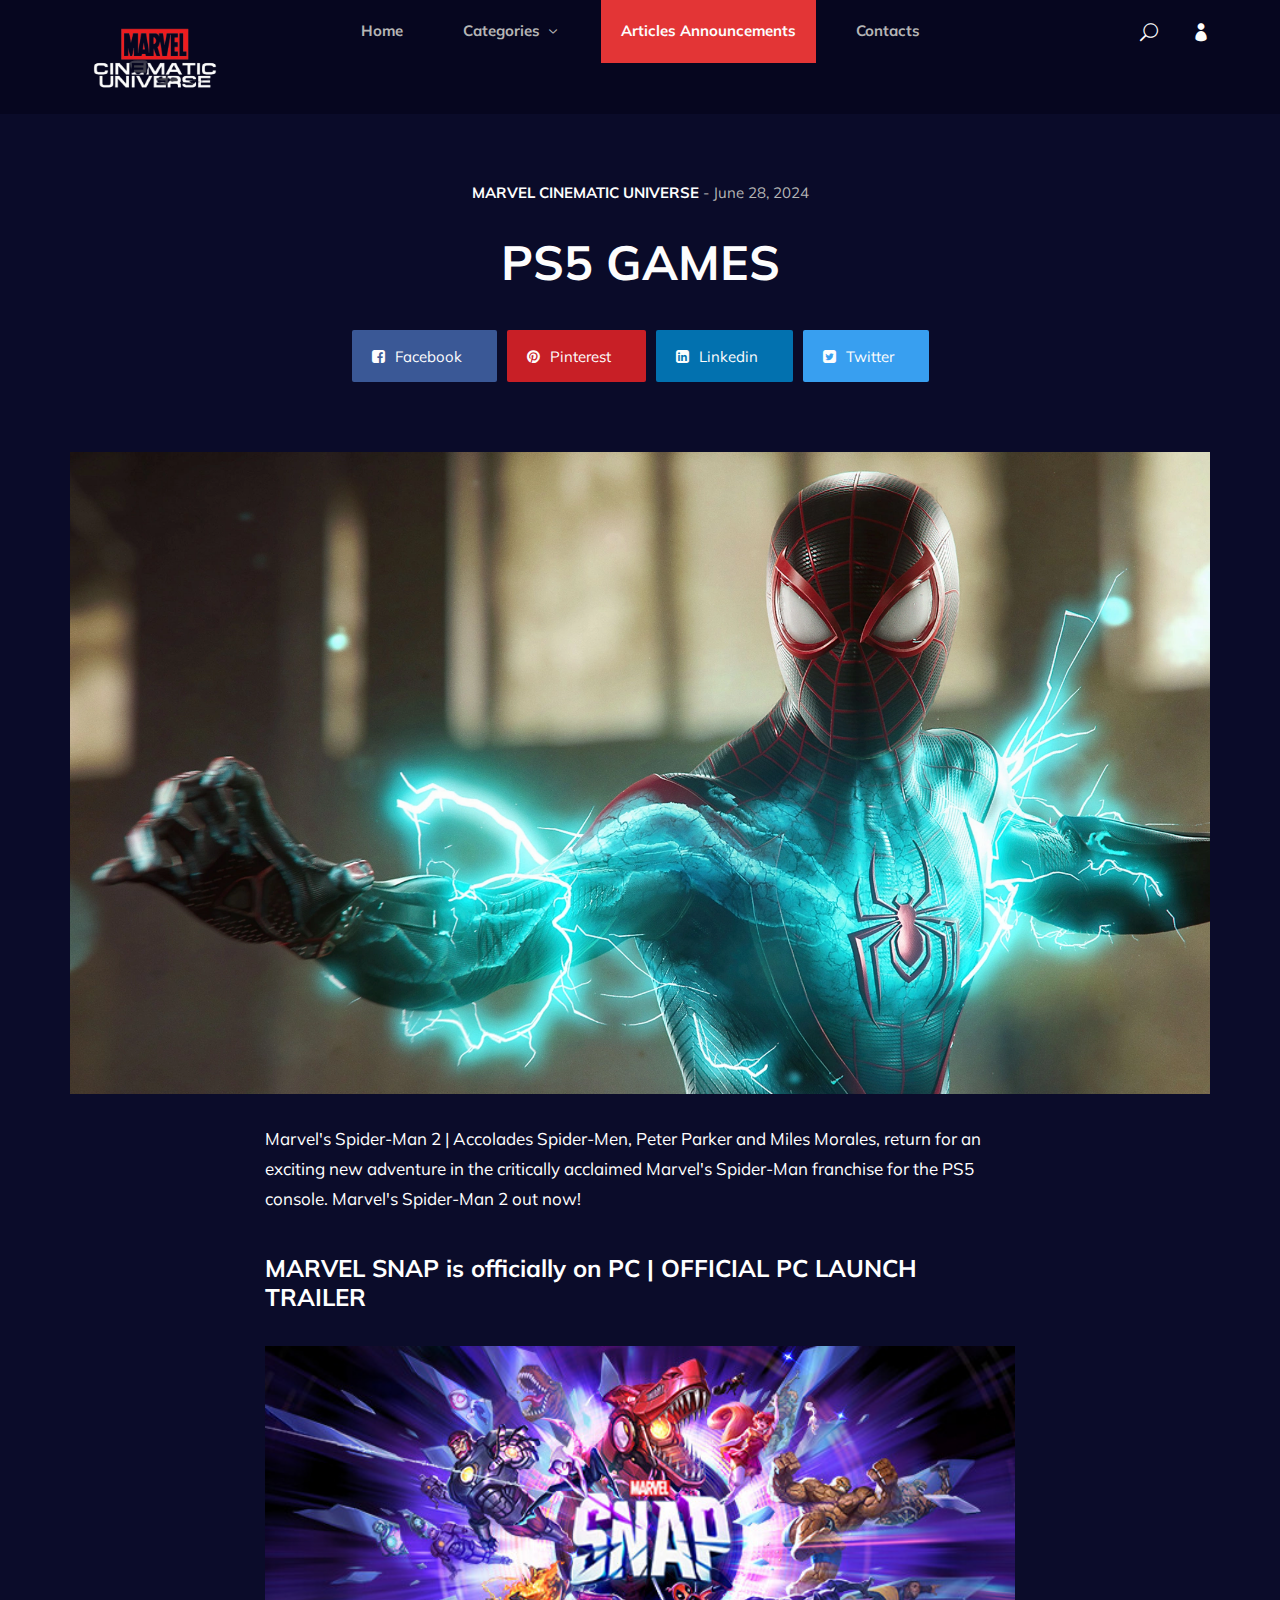
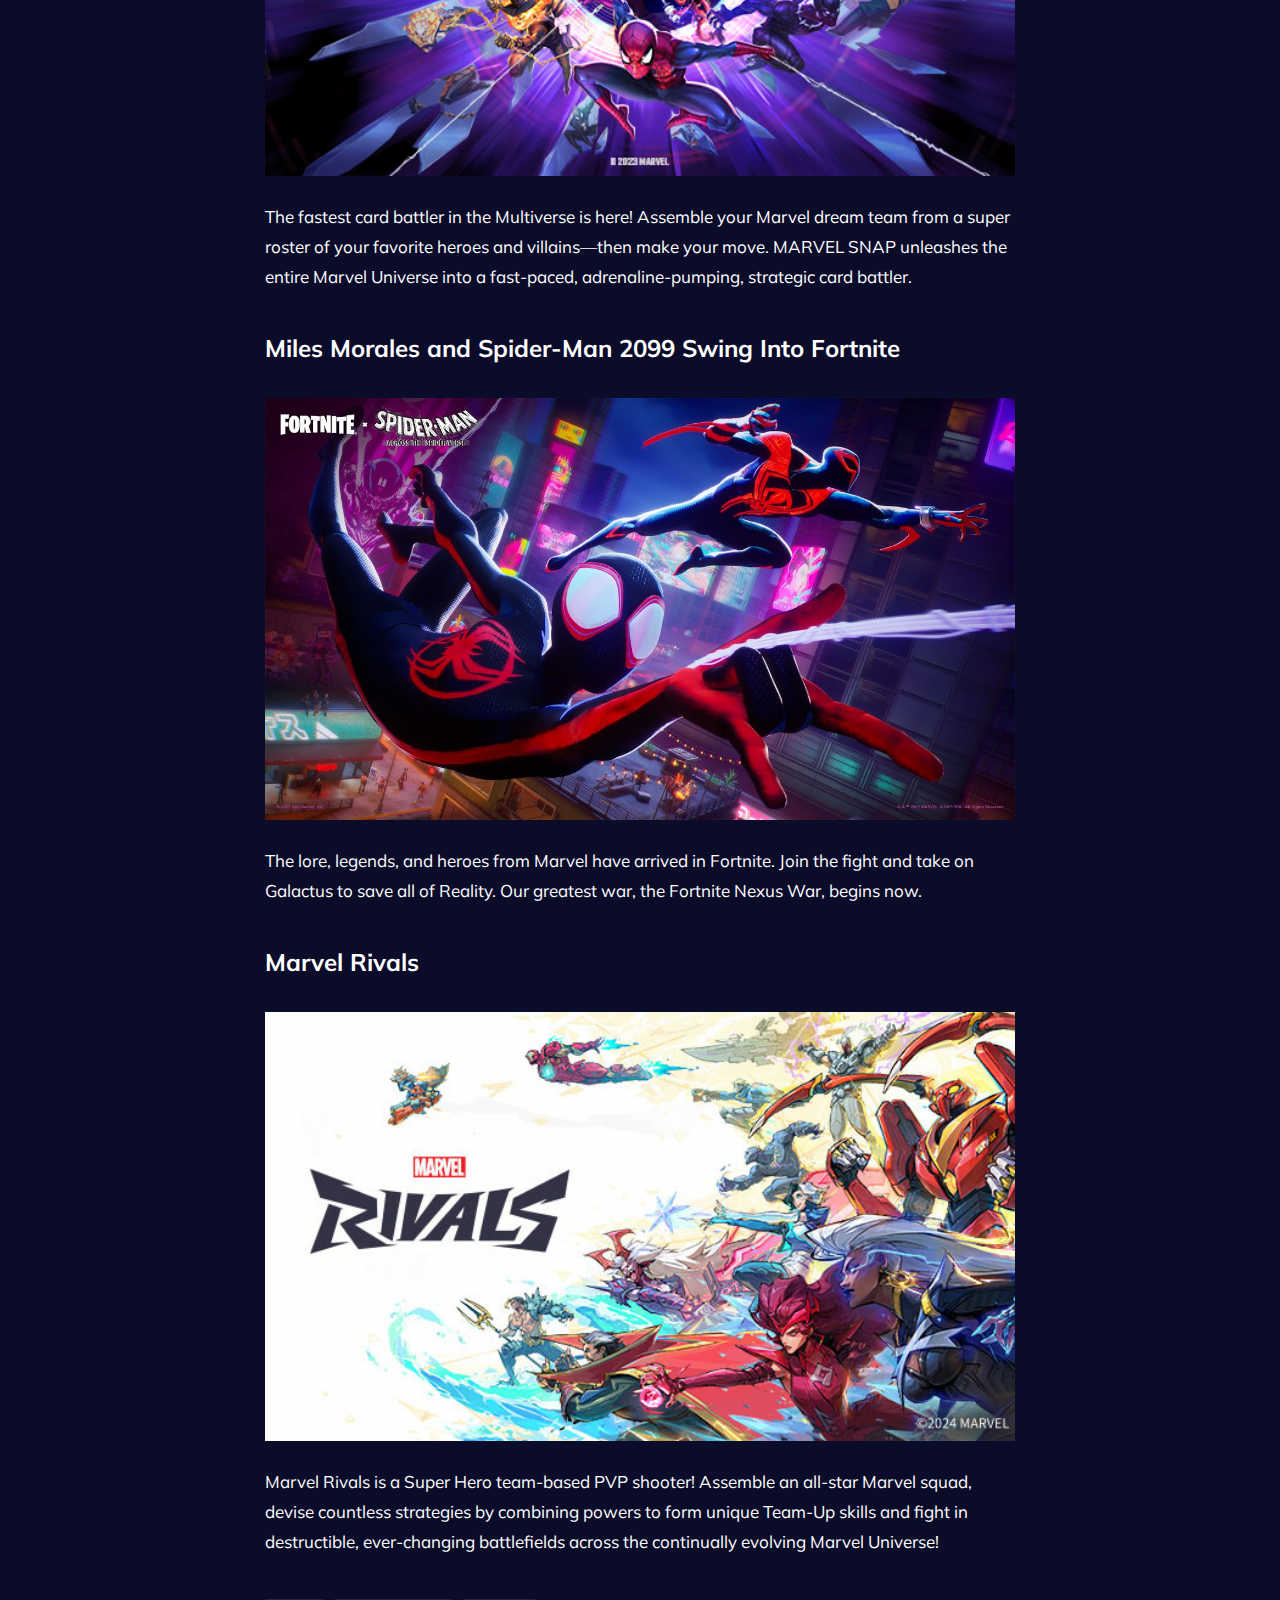
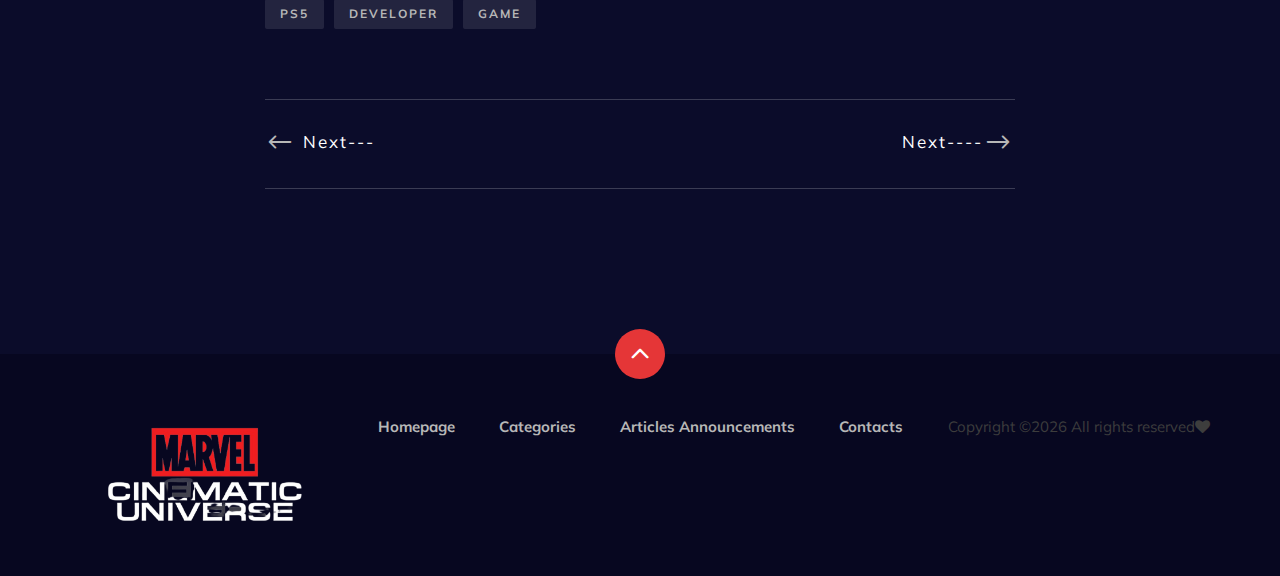
<file: anime-main/blog-details.html>
<!DOCTYPE html>
<html lang="zxx">

<head>
    <meta charset="UTF-8">
    <meta name="description" content="Anime Template">
    <meta name="keywords" content="Anime, unica, creative, html">
    <meta name="viewport" content="width=device-width, initial-scale=1.0">
    <meta http-equiv="X-UA-Compatible" content="ie=edge">
    <title>Marvel Cinematic Universe Fandom</title>

    <!-- Google Font -->
    <link href="https://fonts.googleapis.com/css2?family=Oswald:wght@300;400;500;600;700&display=swap" rel="stylesheet">
    <link href="https://fonts.googleapis.com/css2?family=Mulish:wght@300;400;500;600;700;800;900&display=swap"
    rel="stylesheet">

    <!-- Css Styles -->
    <link rel="stylesheet" href="css/bootstrap.min.css" type="text/css">
    <link rel="stylesheet" href="css/font-awesome.min.css" type="text/css">
    <link rel="stylesheet" href="css/elegant-icons.css" type="text/css">
    <link rel="stylesheet" href="css/plyr.css" type="text/css">
    <link rel="stylesheet" href="css/nice-select.css" type="text/css">
    <link rel="stylesheet" href="css/owl.carousel.min.css" type="text/css">
    <link rel="stylesheet" href="css/slicknav.min.css" type="text/css">
    <link rel="stylesheet" href="css/style.css" type="text/css">
</head>

<body>
    <!-- Page Preloder -->
    <div id="preloder">
        <div class="loader"></div>
    </div>

    <!-- Header Section Begin -->
    <header class="header">
        <div class="container">
            <div class="row">
                <div class="col-lg-2">
                    <div class="header__logo">
                        <a href="./index.html">
                            <img src="img/logo.png" alt="">
                        </a>
                    </div>
                </div>
                <div class="col-lg-8">
                    <div class="header__nav">
                        <nav class="header__menu mobile-menu">
                            <ul>
                                <li><a href="./index.html">Home</a></li>
                                <li><a href="./categories.html">Categories <span class="arrow_carrot-down"></span></a>
                                    <ul class="dropdown">
                                        <li><a href="./categories.html">Categories</a></li>
                                        <li><a href="./anime-details.html">Characters Details</a></li>
                                        <li><a href="./blog-details.html">Articles Announcements</a></li>
                                        <li><a href="./signup.html">Sign Up</a></li>
                                        <li><a href="./login.html">Login</a></li>
                                    </ul>
                                </li>
                                <li class="active"><a href="./blog.html">Articles Announcements</a></li>
                                <li><a href="#">Contacts</a></li>
                            </ul>
                        </nav>
                    </div>
                </div>
                <div class="col-lg-2">
                    <div class="header__right">
                        <a href="#" class="search-switch"><span class="icon_search"></span></a>
                        <a href="./login.html"><span class="icon_profile"></span></a>
                    </div>
                </div>
            </div>
            <div id="mobile-menu-wrap"></div>
        </div>
    </header>
    <!-- Header End -->

    <!-- Blog Details Section Begin -->
    <section class="blog-details spad">
        <div class="container">
            <div class="row d-flex justify-content-center">
                <div class="col-lg-8">
                    <div class="blog__details__title">
                        <h6>Marvel Cinematic Universe <span>- June 28, 2024</span></h6>
                        <h2>PS5 GAMES</h2>
                        <div class="blog__details__social">
                            <a href="#" class="facebook"><i class="fa fa-facebook-square"></i> Facebook</a>
                            <a href="#" class="pinterest"><i class="fa fa-pinterest"></i> Pinterest</a>
                            <a href="#" class="linkedin"><i class="fa fa-linkedin-square"></i> Linkedin</a>
                            <a href="#" class="twitter"><i class="fa fa-twitter-square"></i> Twitter</a>
                        </div>
                    </div>
                </div>
                <div class="col-lg-12">
                    <div class="blog__details__pic">
                        <img src="img/blog/details/blog-details-pic.png" alt="">
                    </div>
                </div>
                <div class="col-lg-8">
                    <div class="blog__details__content">
                        <div class="blog__details__text">
                            <p>Marvel's Spider-Man 2 | Accolades
                                Spider-Men, Peter Parker and Miles Morales, return for an exciting new adventure in the critically acclaimed Marvel's Spider-Man franchise for the PS5 console. Marvel's Spider-Man 2 out now!</p>
                        </div>
                        <div class="blog__details__item__text">
                            <h4>MARVEL SNAP is officially on PC | OFFICIAL PC LAUNCH TRAILER</h4>
                            <img src="img/blog/details/bd-item-1.jpg" alt="">
                            <p>The fastest card battler in the Multiverse is here! Assemble your Marvel dream team from a super roster of your favorite heroes and villains—then make your move. MARVEL SNAP unleashes the entire Marvel Universe into a fast-paced, adrenaline-pumping, strategic card battler.</p>
                        </div>
                        <div class="blog__details__item__text">
                            <h4>Miles Morales and Spider-Man 2099 Swing Into Fortnite</h4>
                            <img src="img/blog/details/bd-item-2.jpg" alt="">
                            <p>The lore, legends, and heroes from Marvel have arrived in Fortnite. Join the fight and take on Galactus to save all of Reality. Our greatest war, the Fortnite Nexus War, begins now.</p>
                        </div>
                        <div class="blog__details__item__text">
                            <h4>Marvel Rivals</h4>
                            <img src="img/blog/details/bd-item-3.jpg" alt="">
                            <p>Marvel Rivals is a Super Hero team-based PVP shooter! Assemble an all-star Marvel squad, devise countless strategies by combining powers to form unique Team-Up skills and fight in destructible, ever-changing battlefields across the continually evolving Marvel Universe!</p>
                        </div>
                        <div class="blog__details__tags">
                            <a href="#">Ps5</a>
                            <a href="#">Developer</a>
                            <a href="#">Game</a>
                        </div>
                        <div class="blog__details__btns">
                            <div class="row">
                                <div class="col-lg-6">
                                    <div class="blog__details__btns__item">
                                        <h5><a href="#"><span class="arrow_left"></span> Next---</a>
                                        </h5>
                                    </div>
                                </div>
                                <div class="col-lg-6">
                                    <div class="blog__details__btns__item next__btn">
                                        <h5><a href="#">Next----<span
                                            class="arrow_right"></span></a></h5>
                                        </div>
                                    </div>
                                </div>
                            </div>
                        </div>
                    </div>
                </div>
            </div>
        </section>
        <!-- Blog Details Section End -->

        <!-- Footer Section Begin -->
        <footer class="footer">
            <div class="page-up">
                <a href="#" id="scrollToTopButton"><span class="arrow_carrot-up"></span></a>
            </div>
            <div class="container">
                <div class="row">
                    <div class="col-lg-3">
                        <div class="footer__logo">
                            <a href="./index.html"><img src="img/logo.png" alt=""></a>
                        </div>
                    </div>
                    <div class="col-lg-6">
                        <div class="footer__nav">
                            <ul>
                                <li class="active"><a href="./index.html">Homepage</a></li>
                                <li><a href="./categories.html">Categories</a></li>
                                <li><a href="./blog.html">Articles Announcements</a></li>
                                <li><a href="#">Contacts</a></li>
                            </ul>
                        </div>
                    </div>
                    <div class="col-lg-3">
                        <p>
                          Copyright &copy;<script>document.write(new Date().getFullYear());</script> All rights reserved<i class="fa fa-heart" aria-hidden="true"></i><a href=" " target="_blank"></a>
                          </p>

                      </div>
                  </div>
              </div>
          </footer>
          <!-- Footer Section End -->

          <!-- Search model Begin -->
          <div class="search-model">
            <div class="h-100 d-flex align-items-center justify-content-center">
                <div class="search-close-switch"><i class="icon_close"></i></div>
                <form class="search-model-form">
                    <input type="text" id="search-input" placeholder="Search here.....">
                </form>
            </div>
        </div>
        <!-- Search model end -->

        <!-- Js Plugins -->
        <script src="js/jquery-3.3.1.min.js"></script>
        <script src="js/bootstrap.min.js"></script>
        <script src="js/player.js"></script>
        <script src="js/jquery.nice-select.min.js"></script>
        <script src="js/mixitup.min.js"></script>
        <script src="js/jquery.slicknav.js"></script>
        <script src="js/owl.carousel.min.js"></script>
        <script src="js/main.js"></script>

    </body>

    </html>
</file>
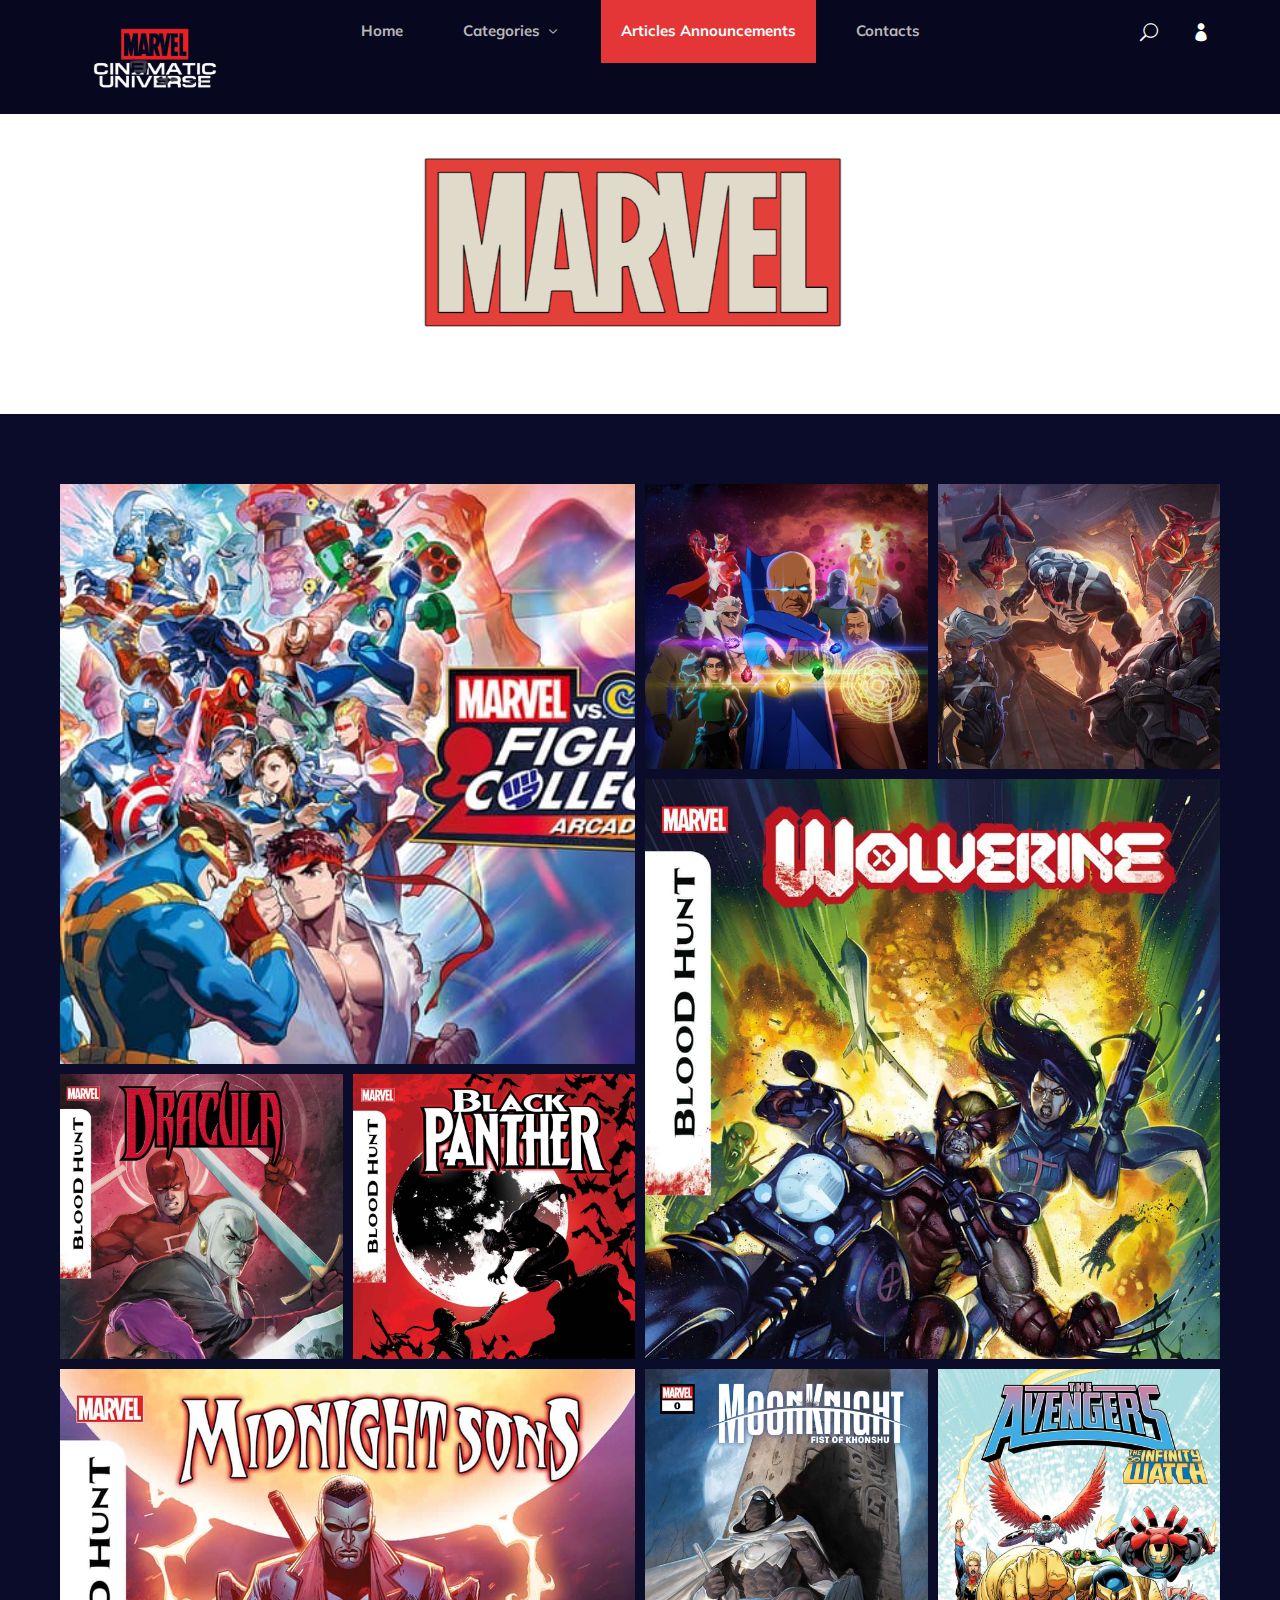
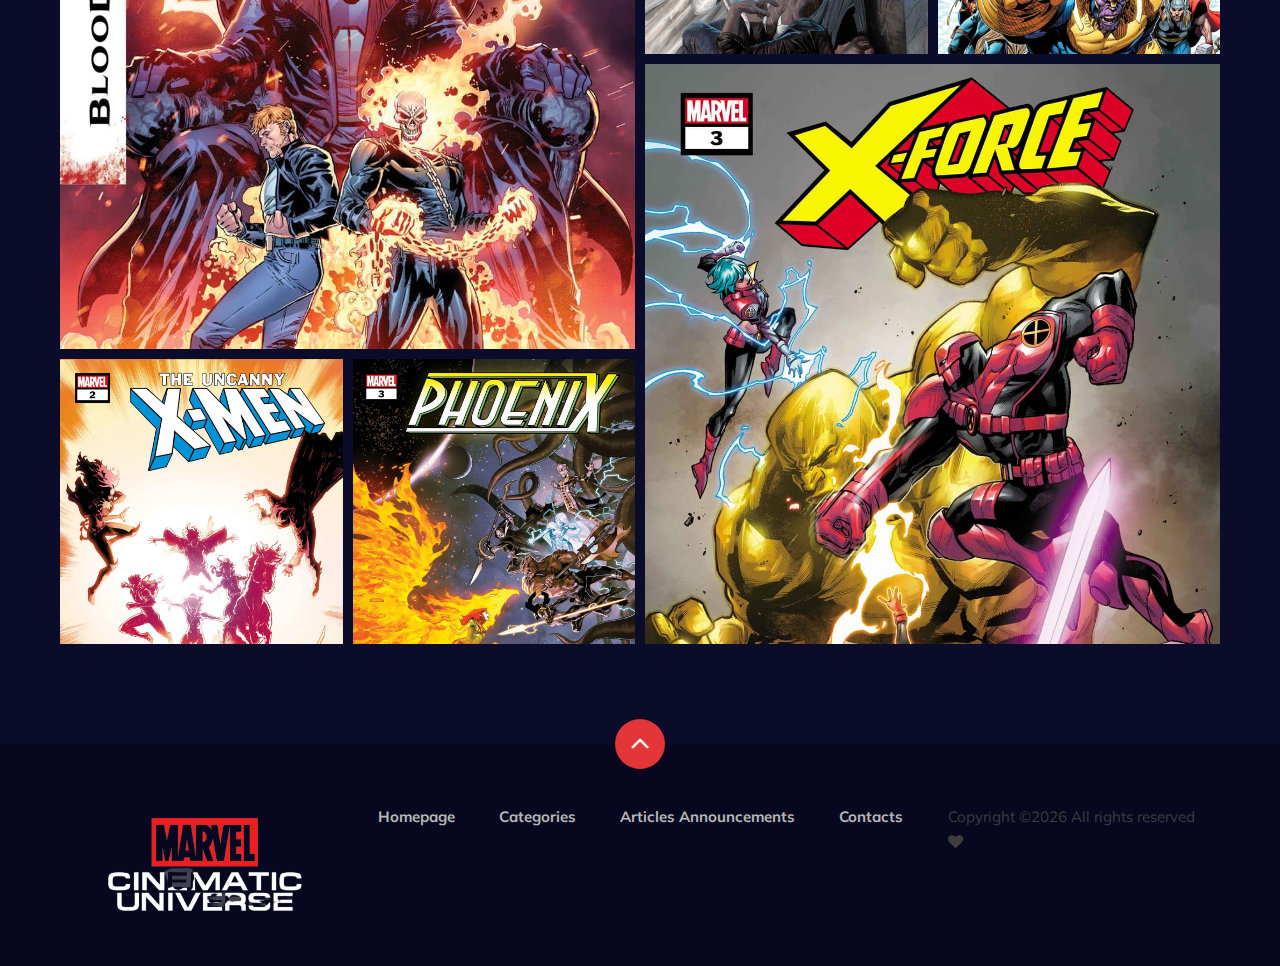
<file: anime-main/blog.html>
<!DOCTYPE html>
<html lang="zxx">

<head>
    <meta charset="UTF-8">
    <meta name="description" content="Anime Template">
    <meta name="keywords" content="Anime, unica, creative, html">
    <meta name="viewport" content="width=device-width, initial-scale=1.0">
    <meta http-equiv="X-UA-Compatible" content="ie=edge">
    <title>Marvel Cinematic Universe Fandom</title>

    <!-- Google Font -->
    <link href="https://fonts.googleapis.com/css2?family=Oswald:wght@300;400;500;600;700&display=swap" rel="stylesheet">
    <link href="https://fonts.googleapis.com/css2?family=Mulish:wght@300;400;500;600;700;800;900&display=swap"
    rel="stylesheet">

    <!-- Css Styles -->
    <link rel="stylesheet" href="css/bootstrap.min.css" type="text/css">
    <link rel="stylesheet" href="css/font-awesome.min.css" type="text/css">
    <link rel="stylesheet" href="css/elegant-icons.css" type="text/css">
    <link rel="stylesheet" href="css/plyr.css" type="text/css">
    <link rel="stylesheet" href="css/nice-select.css" type="text/css">
    <link rel="stylesheet" href="css/owl.carousel.min.css" type="text/css">
    <link rel="stylesheet" href="css/slicknav.min.css" type="text/css">
    <link rel="stylesheet" href="css/style.css" type="text/css">
</head>

<body>
    <!-- Page Preloder -->
    <div id="preloder">
        <div class="loader"></div>
    </div>

    <!-- Header Section Begin -->
    <header class="header">
        <div class="container">
            <div class="row">
                <div class="col-lg-2">
                    <div class="header__logo">
                        <a href="./index.html">
                            <img src="img/logo.png" alt="">
                        </a>
                    </div>
                </div>
                <div class="col-lg-8">
                    <div class="header__nav">
                        <nav class="header__menu mobile-menu">
                            <ul>
                                <li><a href="./index.html">Home</a></li>
                                <li><a href="./categories.html">Categories <span class="arrow_carrot-down"></span></a>
                                    <ul class="dropdown">
                                        <li><a href="./categories.html">Categories</a></li>
                                        <li><a href="./anime-details.html">Characters Details</a></li>
                                        <li><a href="./blog-details.html">Articles Announcements</a></li>
                                        <li><a href="./signup.html">Sign Up</a></li>
                                        <li><a href="./login.html">Login</a></li>
                                    </ul>
                                </li>
                                <li class="active"><a href="./blog.html">Articles Announcements</a></li>
                                <li><a href="#">Contacts</a></li>
                            </ul>
                        </nav>
                    </div>
                </div>
                <div class="col-lg-2">
                    <div class="header__right">
                        <a href="#" class="search-switch"><span class="icon_search"></span></a>
                        <a href="./login.html"><span class="icon_profile"></span></a>
                    </div>
                </div>
            </div>
            <div id="mobile-menu-wrap"></div>
        </div>
    </header>
    <!-- Header End -->

    <!-- Normal Breadcrumb Begin -->
    <section class="normal-breadcrumb set-bg" data-setbg="img/normal-breadcrumb.png">
        <div class="container">
            <div class="row">
                <div class="col-lg-12 text-center">
                    <div class="normal__breadcrumb__text">
                    </div>
                </div>
            </div>
        </div>
    </section>
    <!-- Normal Breadcrumb End -->

    <!-- Blog Section Begin -->
    <section class="blog spad">
        <div class="container">
            <div class="row">
                <div class="col-lg-6">
                    <div class="row">
                        <div class="col-lg-12">
                            <div class="blog__item set-bg" data-setbg="img/blog/blog-1.jpg">
                                <div class="blog__item__text">
                                </div>
                            </div>
                        </div>
                        <div class="col-lg-6 col-md-6 col-sm-6">
                            <div class="blog__item small__item set-bg" data-setbg="img/blog/blog-4.jpg">
                                <div class="blog__item__text">
                                </div>
                            </div>
                        </div>
                        <div class="col-lg-6 col-md-6 col-sm-6">
                            <div class="blog__item small__item set-bg" data-setbg="img/blog/blog-5.jpg">
                                <div class="blog__item__text">
                                </div>
                            </div>
                        </div>
                        <div class="col-lg-12">
                            <div class="blog__item set-bg" data-setbg="img/blog/blog-7.jpg">
                                <div class="blog__item__text">
                                </div>
                            </div>
                        </div>
                        <div class="col-lg-6 col-md-6 col-sm-6">
                            <div class="blog__item small__item set-bg" data-setbg="img/blog/blog-10.jpg">
                                <div class="blog__item__text">
                                </div>
                            </div>
                        </div>
                        <div class="col-lg-6 col-md-6 col-sm-6">
                            <div class="blog__item small__item set-bg" data-setbg="img/blog/blog-11.jpg">
                                <div class="blog__item__text">
                                </div>
                            </div>
                        </div>
                    </div>
                </div>
                <div class="col-lg-6">
                    <div class="row">
                        <div class="col-lg-6 col-md-6 col-sm-6">
                            <div class="blog__item small__item set-bg" data-setbg="img/blog/blog-2.jpg">
                                <div class="blog__item__text">
                                </div>
                            </div>
                        </div>
                        <div class="col-lg-6 col-md-6 col-sm-6">
                            <div class="blog__item small__item set-bg" data-setbg="img/blog/blog-3.jpg">
                                <div class="blog__item__text">
                                </div>
                            </div>
                        </div>
                        <div class="col-lg-12">
                            <div class="blog__item set-bg" data-setbg="img/blog/blog-6.jpg">
                                <div class="blog__item__text">
                                </div>
                            </div>
                        </div>
                        <div class="col-lg-6 col-md-6 col-sm-6">
                            <div class="blog__item small__item set-bg" data-setbg="img/blog/blog-8.jpg">
                                <div class="blog__item__text">
                                </div>
                            </div>
                        </div>
                        <div class="col-lg-6 col-md-6 col-sm-6">
                            <div class="blog__item small__item set-bg" data-setbg="img/blog/blog-9.jpg">
                                <div class="blog__item__text">
                                </div>
                            </div>
                        </div>
                        <div class="col-lg-12">
                            <div class="blog__item set-bg" data-setbg="img/blog/blog-12.jpg">
                                <div class="blog__item__text">
                                </div>
                            </div>
                        </div>
                    </div>
                </div>
            </div>
        </div>
    </section>
    <!-- Blog Section End -->

    <!-- Footer Section Begin -->
    <footer class="footer">
        <div class="page-up">
            <a href="#" id="scrollToTopButton"><span class="arrow_carrot-up"></span></a>
        </div>
        <div class="container">
            <div class="row">
                <div class="col-lg-3">
                    <div class="footer__logo">
                        <a href="./index.html"><img src="img/logo.png" alt=""></a>
                    </div>
                </div>
                <div class="col-lg-6">
                    <div class="footer__nav">
                        <ul>
                            <li class="active"><a href="./index.html">Homepage</a></li>
                            <li><a href="./categories.html">Categories</a></li>
                            <li><a href="./blog.html">Articles Announcements</a></li>
                            <li><a href="#">Contacts</a></li>
                        </ul>
                    </div>
                </div>
                <div class="col-lg-3">
                    <p>
                      Copyright &copy;<script>document.write(new Date().getFullYear());</script> All rights reserved <i class="fa fa-heart" aria-hidden="true"></i><a href=" " target="_blank"></a>
                      </p>

                  </div>
              </div>
          </div>
      </footer>
      <!-- Footer Section End -->

      <!-- Search model Begin -->
      <div class="search-model">
        <div class="h-100 d-flex align-items-center justify-content-center">
            <div class="search-close-switch"><i class="icon_close"></i></div>
            <form class="search-model-form">
                <input type="text" id="search-input" placeholder="Search here.....">
            </form>
        </div>
    </div>
    <!-- Search model end -->

    <!-- Js Plugins -->
    <script src="js/jquery-3.3.1.min.js"></script>
    <script src="js/bootstrap.min.js"></script>
    <script src="js/player.js"></script>
    <script src="js/jquery.nice-select.min.js"></script>
    <script src="js/mixitup.min.js"></script>
    <script src="js/jquery.slicknav.js"></script>
    <script src="js/owl.carousel.min.js"></script>
    <script src="js/main.js"></script>

</body>

</html>
</file>
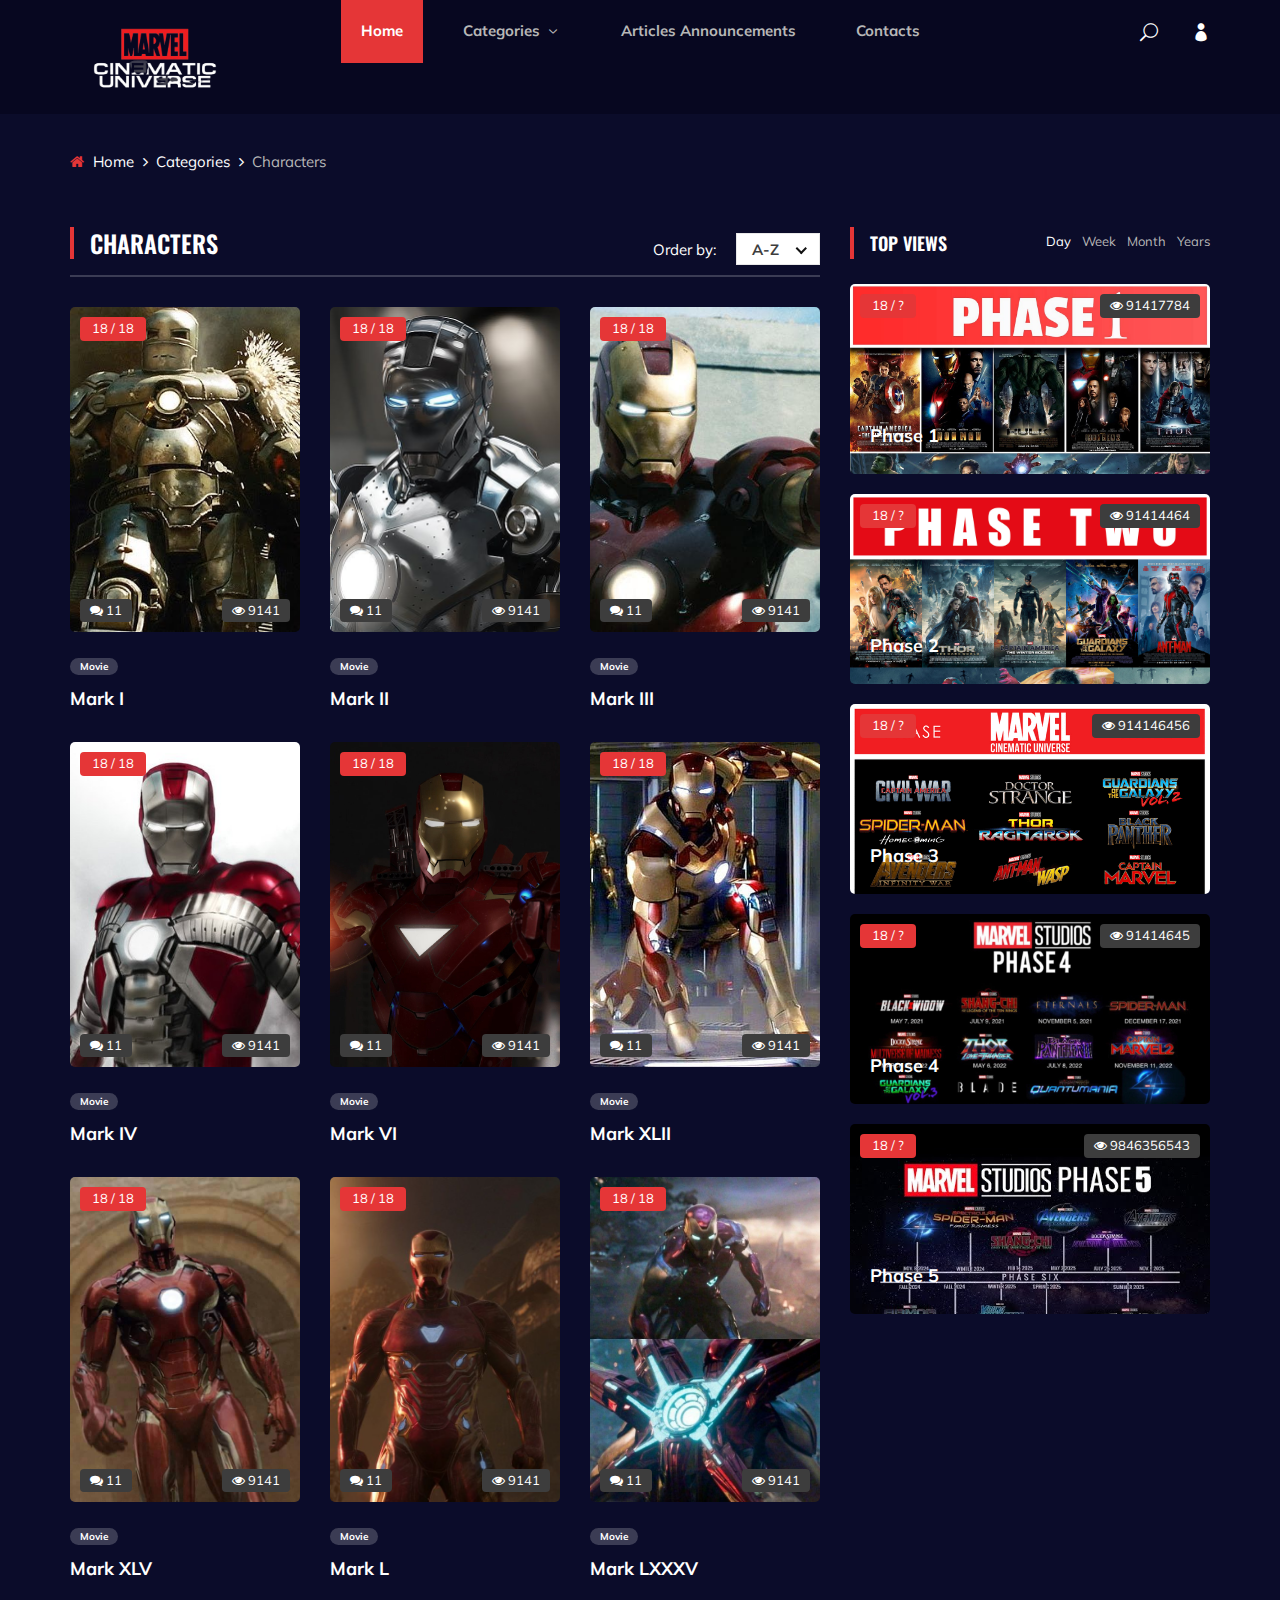
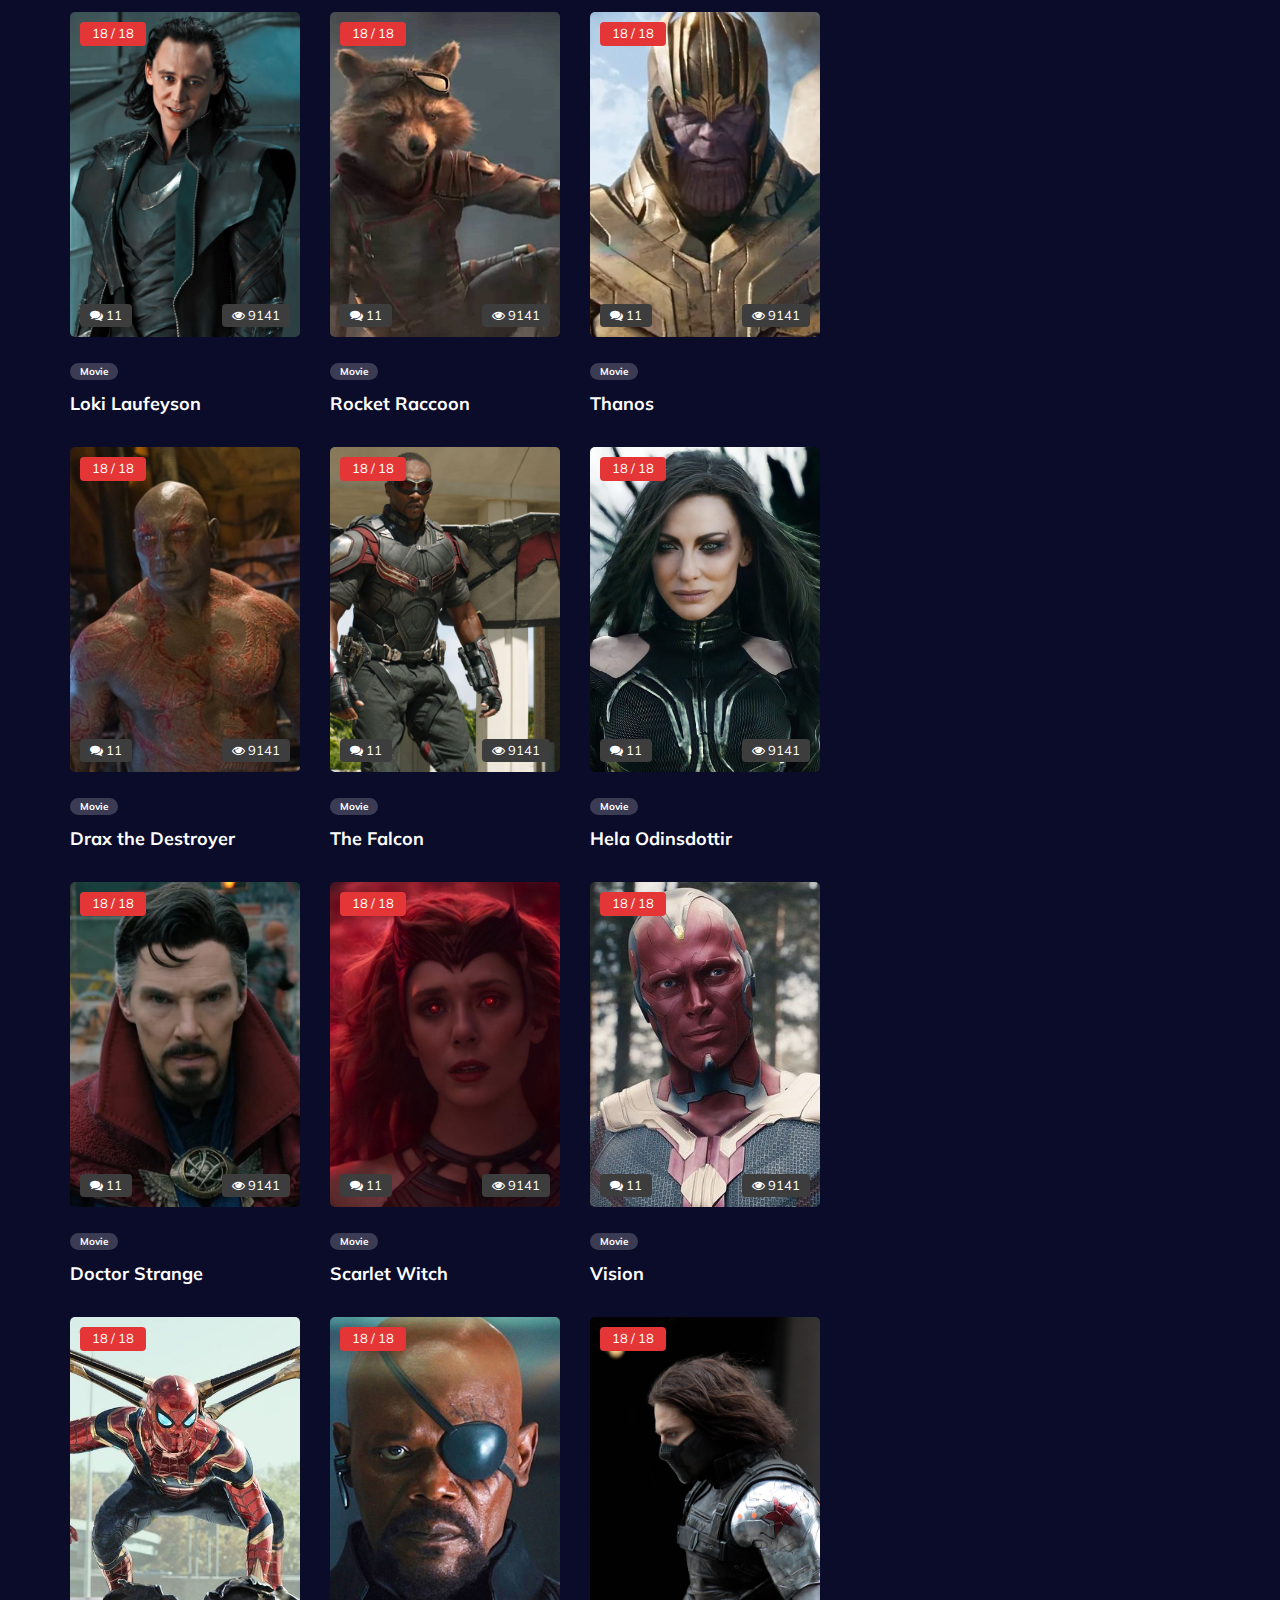
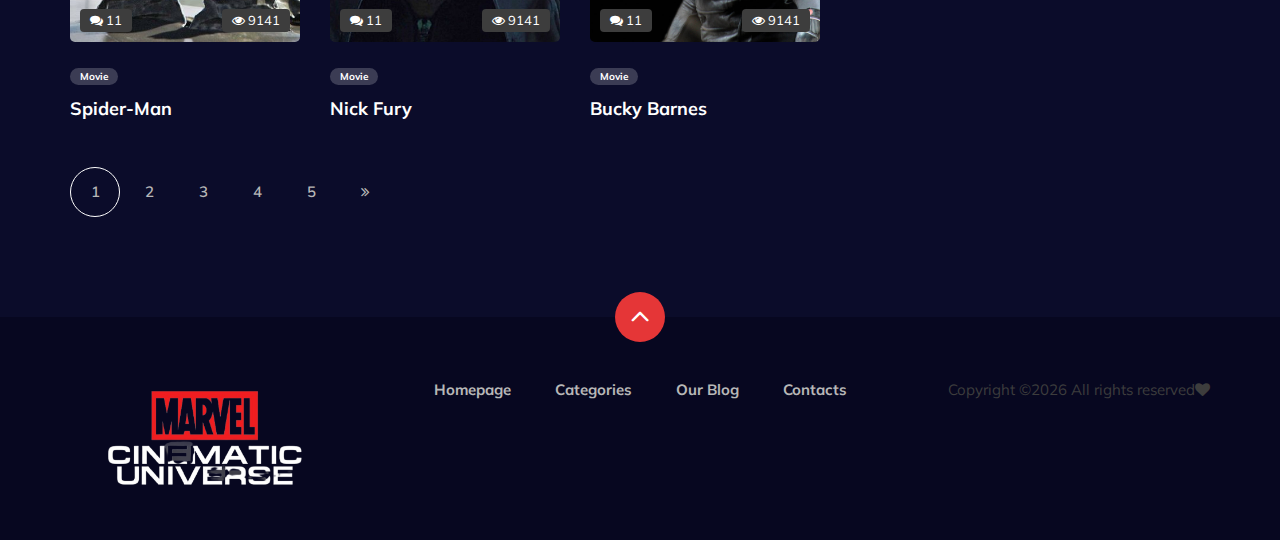
<file: anime-main/categories.html>
<!DOCTYPE html>
<html lang="zxx">

<head>
    <meta charset="UTF-8">
    <meta name="description" content="Anime Template">
    <meta name="keywords" content="Anime, unica, creative, html">
    <meta name="viewport" content="width=device-width, initial-scale=1.0">
    <meta http-equiv="X-UA-Compatible" content="ie=edge">
    <title>Marvel Cinematic Universe Fandom</title>

    <!-- Google Font -->
    <link href="https://fonts.googleapis.com/css2?family=Oswald:wght@300;400;500;600;700&display=swap" rel="stylesheet">
    <link href="https://fonts.googleapis.com/css2?family=Mulish:wght@300;400;500;600;700;800;900&display=swap"
    rel="stylesheet">

    <!-- Css Styles -->
    <link rel="stylesheet" href="css/bootstrap.min.css" type="text/css">
    <link rel="stylesheet" href="css/font-awesome.min.css" type="text/css">
    <link rel="stylesheet" href="css/elegant-icons.css" type="text/css">
    <link rel="stylesheet" href="css/plyr.css" type="text/css">
    <link rel="stylesheet" href="css/nice-select.css" type="text/css">
    <link rel="stylesheet" href="css/owl.carousel.min.css" type="text/css">
    <link rel="stylesheet" href="css/slicknav.min.css" type="text/css">
    <link rel="stylesheet" href="css/style.css" type="text/css">
</head>

<body>
    <!-- Page Preloder -->
    <div id="preloder">
        <div class="loader"></div>
    </div>

    <!-- Header Section Begin -->
    <header class="header">
        <div class="container">
            <div class="row">
                <div class="col-lg-2">
                    <div class="header__logo">
                        <a href="./index.html">
                            <img src="img/logo.png" alt="">
                        </a>
                    </div>
                </div>
                <div class="col-lg-8">
                    <div class="header__nav">
                        <nav class="header__menu mobile-menu">
                            <ul>
                                <li class="active"><a href="./index.html">Home</a></li>
                                <li><a href="./categories.html">Categories <span class="arrow_carrot-down"></span></a>
                                    <ul class="dropdown">
                                        <li><a href="./categories.html">Categories</a></li>
                                        <li><a href="./anime-details.html">Characters Details</a></li>
                                        <li><a href="./blog-details.html">Articles Announcements</a></li>
                                        <li><a href="./signup.html">Sign Up</a></li>
                                        <li><a href="./login.html">Login</a></li>
                                    </ul>
                                </li>
                                <li><a href="./blog.html">Articles Announcements</a></li>
                                <li><a href="#">Contacts</a></li>
                            </ul>
                        </nav>
                    </div>
                </div>
                <div class="col-lg-2">
                    <div class="header__right">
                        <a href="#" class="search-switch"><span class="icon_search"></span></a>
                        <a href="./login.html"><span class="icon_profile"></span></a>
                    </div>
                </div>
            </div>
            <div id="mobile-menu-wrap"></div>
        </div>
    </header>
    <!-- Header End -->

    <!-- Breadcrumb Begin -->
    <div class="breadcrumb-option">
        <div class="container">
            <div class="row">
                <div class="col-lg-12">
                    <div class="breadcrumb__links">
                        <a href="./index.html"><i class="fa fa-home"></i> Home</a>
                        <a href="./categories.html">Categories</a>
                        <span>Characters</span>
                    </div>
                </div>
            </div>
        </div>
    </div>
    <!-- Breadcrumb End -->

    <!-- Product Section Begin -->
    <section class="product-page spad">
        <div class="container">
            <div class="row">
                <div class="col-lg-8">
                    <div class="product__page__content">
                        <div class="product__page__title">
                            <div class="row">
                                <div class="col-lg-8 col-md-8 col-sm-6">
                                    <div class="section-title">
                                        <h4>Characters</h4>
                                    </div>
                                </div>
                                <div class="col-lg-4 col-md-4 col-sm-6">
                                    <div class="product__page__filter">
                                        <p>Order by:</p>
                                        <select>
                                            <option value="">A-Z</option>
                                            <option value="">1-10</option>
                                            <option value="">10-50</option>
                                        </select>
                                    </div>
                                </div>
                            </div>
                        </div>
                        <div class="row">
                            <div class="col-lg-4 col-md-6 col-sm-6">
                                <div class="product__item">
                                    <div class="product__item__pic set-bg" data-setbg="img/popular/popular-1.jpg">
                                        <div class="ep">18 / 18</div>
                                        <div class="comment"><i class="fa fa-comments"></i> 11</div>
                                        <div class="view"><i class="fa fa-eye"></i> 9141</div>
                                    </div>
                                    <div class="product__item__text">
                                        <ul>
                                            <li>Movie</li>
                                        </ul>
                                        <h5><a href="#">Mark I</a></h5>
                                    </div>
                                </div>
                            </div>
                            <div class="col-lg-4 col-md-6 col-sm-6">
                                <div class="product__item">
                                    <div class="product__item__pic set-bg" data-setbg="img/popular/popular-2.jpg">
                                        <div class="ep">18 / 18</div>
                                        <div class="comment"><i class="fa fa-comments"></i> 11</div>
                                        <div class="view"><i class="fa fa-eye"></i> 9141</div>
                                    </div>
                                    <div class="product__item__text">
                                        <ul>
                                            <li>Movie</li>
                                        </ul>
                                        <h5><a href="#">Mark II</a></h5>
                                    </div>
                                </div>
                            </div>
                            <div class="col-lg-4 col-md-6 col-sm-6">
                                <div class="product__item">
                                    <div class="product__item__pic set-bg" data-setbg="img/popular/popular-3.jpg">
                                        <div class="ep">18 / 18</div>
                                        <div class="comment"><i class="fa fa-comments"></i> 11</div>
                                        <div class="view"><i class="fa fa-eye"></i> 9141</div>
                                    </div>
                                    <div class="product__item__text">
                                        <ul>
                                            <li>Movie</li>
                                        </ul>
                                        <h5><a href="#">Mark III</a></h5>
                                    </div>
                                </div>
                            </div>
                            <div class="col-lg-4 col-md-6 col-sm-6">
                                <div class="product__item">
                                    <div class="product__item__pic set-bg" data-setbg="img/popular/popular-4.jpg">
                                        <div class="ep">18 / 18</div>
                                        <div class="comment"><i class="fa fa-comments"></i> 11</div>
                                        <div class="view"><i class="fa fa-eye"></i> 9141</div>
                                    </div>
                                    <div class="product__item__text">
                                        <ul>
                                            <li>Movie</li>
                                        </ul>
                                        <h5><a href="#">Mark IV</a></h5>
                                    </div>
                                </div>
                            </div>
                            <div class="col-lg-4 col-md-6 col-sm-6">
                                <div class="product__item">
                                    <div class="product__item__pic set-bg" data-setbg="img/popular/popular-5.jpg">
                                        <div class="ep">18 / 18</div>
                                        <div class="comment"><i class="fa fa-comments"></i> 11</div>
                                        <div class="view"><i class="fa fa-eye"></i> 9141</div>
                                    </div>
                                    <div class="product__item__text">
                                        <ul>
                                            <li>Movie</li>
                                        </ul>
                                        <h5><a href="#">Mark VI</a></h5>
                                    </div>
                                </div>
                            </div>
                            <div class="col-lg-4 col-md-6 col-sm-6">
                                <div class="product__item">
                                    <div class="product__item__pic set-bg" data-setbg="img/popular/popular-6.jpg">
                                        <div class="ep">18 / 18</div>
                                        <div class="comment"><i class="fa fa-comments"></i> 11</div>
                                        <div class="view"><i class="fa fa-eye"></i> 9141</div>
                                    </div>
                                    <div class="product__item__text">
                                        <ul>
                                            <li>Movie</li>
                                        </ul>
                                        <h5><a href="#">Mark XLII</a></h5>
                                    </div>
                                </div>
                            </div>
                            <div class="col-lg-4 col-md-6 col-sm-6">
                                <div class="product__item">
                                    <div class="product__item__pic set-bg" data-setbg="img/popular/popular-7.jpeg">
                                        <div class="ep">18 / 18</div>
                                        <div class="comment"><i class="fa fa-comments"></i> 11</div>
                                        <div class="view"><i class="fa fa-eye"></i> 9141</div>
                                    </div>
                                    <div class="product__item__text">
                                        <ul>
                                            <li>Movie</li>
                                        </ul>
                                        <h5><a href="#">Mark XLV</a></h5>
                                    </div>
                                </div>
                            </div>
                            <div class="col-lg-4 col-md-6 col-sm-6">
                                <div class="product__item">
                                    <div class="product__item__pic set-bg" data-setbg="img/popular/popular-8.jpg">
                                        <div class="ep">18 / 18</div>
                                        <div class="comment"><i class="fa fa-comments"></i> 11</div>
                                        <div class="view"><i class="fa fa-eye"></i> 9141</div>
                                    </div>
                                    <div class="product__item__text">
                                        <ul>
                                            <li>Movie</li>
                                        </ul>
                                        <h5><a href="#">Mark L</a></h5>
                                    </div>
                                </div>
                            </div>
                            <div class="col-lg-4 col-md-6 col-sm-6">
                                <div class="product__item">
                                    <div class="product__item__pic set-bg" data-setbg="img/popular/popular-9.jpg">
                                        <div class="ep">18 / 18</div>
                                        <div class="comment"><i class="fa fa-comments"></i> 11</div>
                                        <div class="view"><i class="fa fa-eye"></i> 9141</div>
                                    </div>
                                    <div class="product__item__text">
                                        <ul>
                                            <li>Movie</li>
                                        </ul>
                                        <h5><a href="#">Mark LXXXV</a></h5>
                                    </div>
                                </div>
                            </div>
                            <div class="col-lg-4 col-md-6 col-sm-6">
                                <div class="product__item">
                                    <div class="product__item__pic set-bg" data-setbg="img/recent/recent-1.jpg">
                                        <div class="ep">18 / 18</div>
                                        <div class="comment"><i class="fa fa-comments"></i> 11</div>
                                        <div class="view"><i class="fa fa-eye"></i> 9141</div>
                                    </div>
                                    <div class="product__item__text">
                                        <ul>
                                            <li>Movie</li>
                                        </ul>
                                        <h5><a href="#">Loki Laufeyson</a></h5>
                                    </div>
                                </div>
                            </div>
                            <div class="col-lg-4 col-md-6 col-sm-6">
                                <div class="product__item">
                                    <div class="product__item__pic set-bg" data-setbg="img/recent/recent-2.jpg">
                                        <div class="ep">18 / 18</div>
                                        <div class="comment"><i class="fa fa-comments"></i> 11</div>
                                        <div class="view"><i class="fa fa-eye"></i> 9141</div>
                                    </div>
                                    <div class="product__item__text">
                                        <ul>
                                            <li>Movie</li>
                                        </ul>
                                        <h5><a href="#">Rocket Raccoon</a></h5>
                                    </div>
                                </div>
                            </div>
                            <div class="col-lg-4 col-md-6 col-sm-6">
                                <div class="product__item">
                                    <div class="product__item__pic set-bg" data-setbg="img/recent/recent-3.jpeg">
                                        <div class="ep">18 / 18</div>
                                        <div class="comment"><i class="fa fa-comments"></i> 11</div>
                                        <div class="view"><i class="fa fa-eye"></i> 9141</div>
                                    </div>
                                    <div class="product__item__text">
                                        <ul>
                                            <li>Movie</li>
                                        </ul>
                                        <h5><a href="#">Thanos</a></h5>
                                    </div>
                                </div>
                            </div>
                            <div class="col-lg-4 col-md-6 col-sm-6">
                                <div class="product__item">
                                    <div class="product__item__pic set-bg" data-setbg="img/recent/recent-4.jpg">
                                        <div class="ep">18 / 18</div>
                                        <div class="comment"><i class="fa fa-comments"></i> 11</div>
                                        <div class="view"><i class="fa fa-eye"></i> 9141</div>
                                    </div>
                                    <div class="product__item__text">
                                        <ul>
                                            <li>Movie</li>
                                        </ul>
                                        <h5><a href="#">Drax the Destroyer</a></h5>
                                    </div>
                                </div>
                            </div>
                            <div class="col-lg-4 col-md-6 col-sm-6">
                                <div class="product__item">
                                    <div class="product__item__pic set-bg" data-setbg="img/recent/recent-5.jpg">
                                        <div class="ep">18 / 18</div>
                                        <div class="comment"><i class="fa fa-comments"></i> 11</div>
                                        <div class="view"><i class="fa fa-eye"></i> 9141</div>
                                    </div>
                                    <div class="product__item__text">
                                        <ul>
                                            <li>Movie</li>
                                        </ul>
                                        <h5><a href="#">The Falcon</a></h5>
                                    </div>
                                </div>
                            </div>
                            <div class="col-lg-4 col-md-6 col-sm-6">
                                <div class="product__item">
                                    <div class="product__item__pic set-bg" data-setbg="img/recent/recent-6.jpeg">
                                        <div class="ep">18 / 18</div>
                                        <div class="comment"><i class="fa fa-comments"></i> 11</div>
                                        <div class="view"><i class="fa fa-eye"></i> 9141</div>
                                    </div>
                                    <div class="product__item__text">
                                        <ul>
                                            <li>Movie</li>
                                        </ul>
                                        <h5><a href="#">Hela Odinsdottir</a></h5>
                                    </div>
                                </div>
                            </div>
                            <div class="col-lg-4 col-md-6 col-sm-6">
                                <div class="product__item">
                                    <div class="product__item__pic set-bg" data-setbg="img/trending/trend-1.jpg">
                                        <div class="ep">18 / 18</div>
                                        <div class="comment"><i class="fa fa-comments"></i> 11</div>
                                        <div class="view"><i class="fa fa-eye"></i> 9141</div>
                                    </div>
                                    <div class="product__item__text">
                                        <ul>
                                            <li>Movie</li>
                                        </ul>
                                        <h5><a href="#">Doctor Strange</a></h5>
                                    </div>
                                </div>
                            </div>
                            <div class="col-lg-4 col-md-6 col-sm-6">
                                <div class="product__item">
                                    <div class="product__item__pic set-bg" data-setbg="img/trending/trend-2.jpeg">
                                        <div class="ep">18 / 18</div>
                                        <div class="comment"><i class="fa fa-comments"></i> 11</div>
                                        <div class="view"><i class="fa fa-eye"></i> 9141</div>
                                    </div>
                                    <div class="product__item__text">
                                        <ul>
                                            <li>Movie</li>
                                        </ul>
                                        <h5><a href="#">Scarlet Witch</a></h5>
                                    </div>
                                </div>
                            </div>
                            <div class="col-lg-4 col-md-6 col-sm-6">
                                <div class="product__item">
                                    <div class="product__item__pic set-bg" data-setbg="img/trending/trend-3.jpg">
                                        <div class="ep">18 / 18</div>
                                        <div class="comment"><i class="fa fa-comments"></i> 11</div>
                                        <div class="view"><i class="fa fa-eye"></i> 9141</div>
                                    </div>
                                    <div class="product__item__text">
                                        <ul>
                                            <li>Movie</li>
                                        </ul>
                                        <h5><a href="#">Vision</a></h5>
                                    </div>
                                </div>
                            </div>
                            <div class="col-lg-4 col-md-6 col-sm-6">
                                <div class="product__item">
                                    <div class="product__item__pic set-bg" data-setbg="img/trending/trend-4.jpg">
                                        <div class="ep">18 / 18</div>
                                        <div class="comment"><i class="fa fa-comments"></i> 11</div>
                                        <div class="view"><i class="fa fa-eye"></i> 9141</div>
                                    </div>
                                    <div class="product__item__text">
                                        <ul>
                                            <li>Movie</li>
                                        </ul>
                                        <h5><a href="#">Spider-Man</a></h5>
                                    </div>
                                </div>
                            </div>
                            <div class="col-lg-4 col-md-6 col-sm-6">
                                <div class="product__item">
                                    <div class="product__item__pic set-bg" data-setbg="img/trending/trend-5.jpg">
                                        <div class="ep">18 / 18</div>
                                        <div class="comment"><i class="fa fa-comments"></i> 11</div>
                                        <div class="view"><i class="fa fa-eye"></i> 9141</div>
                                    </div>
                                    <div class="product__item__text">
                                        <ul>
                                            <li>Movie</li>
                                        </ul>
                                        <h5><a href="#">Nick Fury</a></h5>
                                    </div>
                                </div>
                            </div>
                            <div class="col-lg-4 col-md-6 col-sm-6">
                                <div class="product__item">
                                    <div class="product__item__pic set-bg" data-setbg="img/trending/trend-6.jpg">
                                        <div class="ep">18 / 18</div>
                                        <div class="comment"><i class="fa fa-comments"></i> 11</div>
                                        <div class="view"><i class="fa fa-eye"></i> 9141</div>
                                    </div>
                                    <div class="product__item__text">
                                        <ul>
                                            <li>Movie</li>
                                        </ul>
                                        <h5><a href="#">Bucky Barnes</a></h5>
                                    </div>
                                </div>
                            </div>
                        </div>
                    </div>
                    <div class="product__pagination">
                        <a href="#" class="current-page">1</a>
                        <a href="#">2</a>
                        <a href="#">3</a>
                        <a href="#">4</a>
                        <a href="#">5</a>
                        <a href="#"><i class="fa fa-angle-double-right"></i></a>
                    </div>
                </div>
                <div class="col-lg-4 col-md-6 col-sm-8">
                    <div class="product__sidebar">
                        <div class="product__sidebar__view">
                            <div class="section-title">
                                <h5>Top Views</h5>
                            </div>
                            <ul class="filter__controls">
                                <li class="active" data-filter="*">Day</li>
                                <li data-filter=".week">Week</li>
                                <li data-filter=".month">Month</li>
                                <li data-filter=".years">Years</li>
                            </ul>
                            <div class="filter__gallery">
                                <div class="product__sidebar__view__item set-bg mix day years"
                                data-setbg="img/sidebar/tv-1.jpg">
                                <div class="ep">18 / ?</div>
                                <div class="view"><i class="fa fa-eye"></i> 91417784</div>
                                <h5><a href="#">Phase 1</a></h5>
                            </div>
                            <div class="product__sidebar__view__item set-bg mix month week"
                            data-setbg="img/sidebar/tv-2.jpg">
                            <div class="ep">18 / ?</div>
                            <div class="view"><i class="fa fa-eye"></i> 91414464</div>
                            <h5><a href="#">Phase 2</a></h5>
                        </div>
                        <div class="product__sidebar__view__item set-bg mix week years"
                        data-setbg="img/sidebar/tv-3.png">
                        <div class="ep">18 / ?</div>
                        <div class="view"><i class="fa fa-eye"></i> 914146456</div>
                        <h5><a href="#">Phase 3</a></h5>
                    </div>
                    <div class="product__sidebar__view__item set-bg mix years month"
                    data-setbg="img/sidebar/tv-4.jpg">
                    <div class="ep">18 / ?</div>
                    <div class="view"><i class="fa fa-eye"></i> 91414645</div>
                    <h5><a href="#">Phase 4</a></h5>
                </div>
                <div class="product__sidebar__view__item set-bg mix day"
                data-setbg="img/sidebar/tv-5.jpg">
                <div class="ep">18 / ?</div>
                <div class="view"><i class="fa fa-eye"></i> 9846356543</div>
                <h5><a href="#">Phase 5</a></h5>
            </div>
        </div>
    </div>
</div>
</div>
</div>
</div>
</section>
<!-- Product Section End -->

<!-- Footer Section Begin -->
<footer class="footer">
    <div class="page-up">
        <a href="#" id="scrollToTopButton"><span class="arrow_carrot-up"></span></a>
    </div>
    <div class="container">
        <div class="row">
            <div class="col-lg-3">
                <div class="footer__logo">
                    <a href="./index.html"><img src="img/logo.png" alt=""></a>
                </div>
            </div>
            <div class="col-lg-6">
                <div class="footer__nav">
                    <ul>
                        <li class="active"><a href="./index.html">Homepage</a></li>
                        <li><a href="./categories.html">Categories</a></li>
                        <li><a href="./blog.html">Our Blog</a></li>
                        <li><a href="#">Contacts</a></li>
                    </ul>
                </div>
            </div>
            <div class="col-lg-3">
                <p>
                  Copyright &copy;<script>document.write(new Date().getFullYear());</script> All rights reserved<i class="fa fa-heart" aria-hidden="true"></i><a href=" " target="_blank"></a>
                  </p>

              </div>
          </div>
      </div>
  </footer>
  <!-- Footer Section End -->

  <!-- Search model Begin -->
  <div class="search-model">
    <div class="h-100 d-flex align-items-center justify-content-center">
        <div class="search-close-switch"><i class="icon_close"></i></div>
        <form class="search-model-form">
            <input type="text" id="search-input" placeholder="Search here.....">
        </form>
    </div>
</div>
<!-- Search model end -->

<!-- Js Plugins -->
<script src="js/jquery-3.3.1.min.js"></script>
<script src="js/bootstrap.min.js"></script>
<script src="js/player.js"></script>
<script src="js/jquery.nice-select.min.js"></script>
<script src="js/mixitup.min.js"></script>
<script src="js/jquery.slicknav.js"></script>
<script src="js/owl.carousel.min.js"></script>
<script src="js/main.js"></script>

</body>

</html>
</file>
<file: anime-main/css/elegant-icons.css>
@font-face {
	font-family: 'ElegantIcons';
	src:url('../fonts/ElegantIcons.eot');
	src:url('../fonts/ElegantIcons.eot?#iefix') format('embedded-opentype'),
		url('../fonts/ElegantIcons.woff') format('woff'),
		url('../fonts/ElegantIcons.ttf') format('truetype'),
		url('../fonts/ElegantIcons.svg#ElegantIcons') format('svg');
	font-weight: normal;
	font-style: normal;
}

/* Use the following CSS code if you want to use data attributes for inserting your icons */
[data-icon]:before {
	font-family: 'ElegantIcons';
	content: attr(data-icon);
	speak: none;
	font-weight: normal;
	font-variant: normal;
	text-transform: none;
	line-height: 1;
	-webkit-font-smoothing: antialiased;
	-moz-osx-font-smoothing: grayscale;
}

/* Use the following CSS code if you want to have a class per icon */
/*
Instead of a list of all class selectors,
you can use the generic selector below, but it's slower:
[class*="your-class-prefix"] {
*/
.arrow_up, .arrow_down, .arrow_left, .arrow_right, .arrow_left-up, .arrow_right-up, .arrow_right-down, .arrow_left-down, .arrow-up-down, .arrow_up-down_alt, .arrow_left-right_alt, .arrow_left-right, .arrow_expand_alt2, .arrow_expand_alt, .arrow_condense, .arrow_expand, .arrow_move, .arrow_carrot-up, .arrow_carrot-down, .arrow_carrot-left, .arrow_carrot-right, .arrow_carrot-2up, .arrow_carrot-2down, .arrow_carrot-2left, .arrow_carrot-2right, .arrow_carrot-up_alt2, .arrow_carrot-down_alt2, .arrow_carrot-left_alt2, .arrow_carrot-right_alt2, .arrow_carrot-2up_alt2, .arrow_carrot-2down_alt2, .arrow_carrot-2left_alt2, .arrow_carrot-2right_alt2, .arrow_triangle-up, .arrow_triangle-down, .arrow_triangle-left, .arrow_triangle-right, .arrow_triangle-up_alt2, .arrow_triangle-down_alt2, .arrow_triangle-left_alt2, .arrow_triangle-right_alt2, .arrow_back, .icon_minus-06, .icon_plus, .icon_close, .icon_check, .icon_minus_alt2, .icon_plus_alt2, .icon_close_alt2, .icon_check_alt2, .icon_zoom-out_alt, .icon_zoom-in_alt, .icon_search, .icon_box-empty, .icon_box-selected, .icon_minus-box, .icon_plus-box, .icon_box-checked, .icon_circle-empty, .icon_circle-slelected, .icon_stop_alt2, .icon_stop, .icon_pause_alt2, .icon_pause, .icon_menu, .icon_menu-square_alt2, .icon_menu-circle_alt2, .icon_ul, .icon_ol, .icon_adjust-horiz, .icon_adjust-vert, .icon_document_alt, .icon_documents_alt, .icon_pencil, .icon_pencil-edit_alt, .icon_pencil-edit, .icon_folder-alt, .icon_folder-open_alt, .icon_folder-add_alt, .icon_info_alt, .icon_error-oct_alt, .icon_error-circle_alt, .icon_error-triangle_alt, .icon_question_alt2, .icon_question, .icon_comment_alt, .icon_chat_alt, .icon_vol-mute_alt, .icon_volume-low_alt, .icon_volume-high_alt, .icon_quotations, .icon_quotations_alt2, .icon_clock_alt, .icon_lock_alt, .icon_lock-open_alt, .icon_key_alt, .icon_cloud_alt, .icon_cloud-upload_alt, .icon_cloud-download_alt, .icon_image, .icon_images, .icon_lightbulb_alt, .icon_gift_alt, .icon_house_alt, .icon_genius, .icon_mobile, .icon_tablet, .icon_laptop, .icon_desktop, .icon_camera_alt, .icon_mail_alt, .icon_cone_alt, .icon_ribbon_alt, .icon_bag_alt, .icon_creditcard, .icon_cart_alt, .icon_paperclip, .icon_tag_alt, .icon_tags_alt, .icon_trash_alt, .icon_cursor_alt, .icon_mic_alt, .icon_compass_alt, .icon_pin_alt, .icon_pushpin_alt, .icon_map_alt, .icon_drawer_alt, .icon_toolbox_alt, .icon_book_alt, .icon_calendar, .icon_film, .icon_table, .icon_contacts_alt, .icon_headphones, .icon_lifesaver, .icon_piechart, .icon_refresh, .icon_link_alt, .icon_link, .icon_loading, .icon_blocked, .icon_archive_alt, .icon_heart_alt, .icon_star_alt, .icon_star-half_alt, .icon_star, .icon_star-half, .icon_tools, .icon_tool, .icon_cog, .icon_cogs, .arrow_up_alt, .arrow_down_alt, .arrow_left_alt, .arrow_right_alt, .arrow_left-up_alt, .arrow_right-up_alt, .arrow_right-down_alt, .arrow_left-down_alt, .arrow_condense_alt, .arrow_expand_alt3, .arrow_carrot_up_alt, .arrow_carrot-down_alt, .arrow_carrot-left_alt, .arrow_carrot-right_alt, .arrow_carrot-2up_alt, .arrow_carrot-2dwnn_alt, .arrow_carrot-2left_alt, .arrow_carrot-2right_alt, .arrow_triangle-up_alt, .arrow_triangle-down_alt, .arrow_triangle-left_alt, .arrow_triangle-right_alt, .icon_minus_alt, .icon_plus_alt, .icon_close_alt, .icon_check_alt, .icon_zoom-out, .icon_zoom-in, .icon_stop_alt, .icon_menu-square_alt, .icon_menu-circle_alt, .icon_document, .icon_documents, .icon_pencil_alt, .icon_folder, .icon_folder-open, .icon_folder-add, .icon_folder_upload, .icon_folder_download, .icon_info, .icon_error-circle, .icon_error-oct, .icon_error-triangle, .icon_question_alt, .icon_comment, .icon_chat, .icon_vol-mute, .icon_volume-low, .icon_volume-high, .icon_quotations_alt, .icon_clock, .icon_lock, .icon_lock-open, .icon_key, .icon_cloud, .icon_cloud-upload, .icon_cloud-download, .icon_lightbulb, .icon_gift, .icon_house, .icon_camera, .icon_mail, .icon_cone, .icon_ribbon, .icon_bag, .icon_cart, .icon_tag, .icon_tags, .icon_trash, .icon_cursor, .icon_mic, .icon_compass, .icon_pin, .icon_pushpin, .icon_map, .icon_drawer, .icon_toolbox, .icon_book, .icon_contacts, .icon_archive, .icon_heart, .icon_profile, .icon_group, .icon_grid-2x2, .icon_grid-3x3, .icon_music, .icon_pause_alt, .icon_phone, .icon_upload, .icon_download, .social_facebook, .social_twitter, .social_pinterest, .social_googleplus, .social_tumblr, .social_tumbleupon, .social_wordpress, .social_instagram, .social_dribbble, .social_vimeo, .social_linkedin, .social_rss, .social_deviantart, .social_share, .social_myspace, .social_skype, .social_youtube, .social_picassa, .social_googledrive, .social_flickr, .social_blogger, .social_spotify, .social_delicious, .social_facebook_circle, .social_twitter_circle, .social_pinterest_circle, .social_googleplus_circle, .social_tumblr_circle, .social_stumbleupon_circle, .social_wordpress_circle, .social_instagram_circle, .social_dribbble_circle, .social_vimeo_circle, .social_linkedin_circle, .social_rss_circle, .social_deviantart_circle, .social_share_circle, .social_myspace_circle, .social_skype_circle, .social_youtube_circle, .social_picassa_circle, .social_googledrive_alt2, .social_flickr_circle, .social_blogger_circle, .social_spotify_circle, .social_delicious_circle, .social_facebook_square, .social_twitter_square, .social_pinterest_square, .social_googleplus_square, .social_tumblr_square, .social_stumbleupon_square, .social_wordpress_square, .social_instagram_square, .social_dribbble_square, .social_vimeo_square, .social_linkedin_square, .social_rss_square, .social_deviantart_square, .social_share_square, .social_myspace_square, .social_skype_square, .social_youtube_square, .social_picassa_square, .social_googledrive_square, .social_flickr_square, .social_blogger_square, .social_spotify_square, .social_delicious_square, .icon_printer, .icon_calulator, .icon_building, .icon_floppy, .icon_drive, .icon_search-2, .icon_id, .icon_id-2, .icon_puzzle, .icon_like, .icon_dislike, .icon_mug, .icon_currency, .icon_wallet, .icon_pens, .icon_easel, .icon_flowchart, .icon_datareport, .icon_briefcase, .icon_shield, .icon_percent, .icon_globe, .icon_globe-2, .icon_target, .icon_hourglass, .icon_balance, .icon_rook, .icon_printer-alt, .icon_calculator_alt, .icon_building_alt, .icon_floppy_alt, .icon_drive_alt, .icon_search_alt, .icon_id_alt, .icon_id-2_alt, .icon_puzzle_alt, .icon_like_alt, .icon_dislike_alt, .icon_mug_alt, .icon_currency_alt, .icon_wallet_alt, .icon_pens_alt, .icon_easel_alt, .icon_flowchart_alt, .icon_datareport_alt, .icon_briefcase_alt, .icon_shield_alt, .icon_percent_alt, .icon_globe_alt, .icon_clipboard {
	font-family: 'ElegantIcons';
	speak: none;
	font-style: normal;
	font-weight: normal;
	font-variant: normal;
	text-transform: none;
	line-height: 1;
	-webkit-font-smoothing: antialiased;
}
.arrow_up:before {
	content: "\21";
}
.arrow_down:before {
	content: "\22";
}
.arrow_left:before {
	content: "\23";
}
.arrow_right:before {
	content: "\24";
}
.arrow_left-up:before {
	content: "\25";
}
.arrow_right-up:before {
	content: "\26";
}
.arrow_right-down:before {
	content: "\27";
}
.arrow_left-down:before {
	content: "\28";
}
.arrow-up-down:before {
	content: "\29";
}
.arrow_up-down_alt:before {
	content: "\2a";
}
.arrow_left-right_alt:before {
	content: "\2b";
}
.arrow_left-right:before {
	content: "\2c";
}
.arrow_expand_alt2:before {
	content: "\2d";
}
.arrow_expand_alt:before {
	content: "\2e";
}
.arrow_condense:before {
	content: "\2f";
}
.arrow_expand:before {
	content: "\30";
}
.arrow_move:before {
	content: "\31";
}
.arrow_carrot-up:before {
	content: "\32";
}
.arrow_carrot-down:before {
	content: "\33";
}
.arrow_carrot-left:before {
	content: "\34";
}
.arrow_carrot-right:before {
	content: "\35";
}
.arrow_carrot-2up:before {
	content: "\36";
}
.arrow_carrot-2down:before {
	content: "\37";
}
.arrow_carrot-2left:before {
	content: "\38";
}
.arrow_carrot-2right:before {
	content: "\39";
}
.arrow_carrot-up_alt2:before {
	content: "\3a";
}
.arrow_carrot-down_alt2:before {
	content: "\3b";
}
.arrow_carrot-left_alt2:before {
	content: "\3c";
}
.arrow_carrot-right_alt2:before {
	content: "\3d";
}
.arrow_carrot-2up_alt2:before {
	content: "\3e";
}
.arrow_carrot-2down_alt2:before {
	content: "\3f";
}
.arrow_carrot-2left_alt2:before {
	content: "\40";
}
.arrow_carrot-2right_alt2:before {
	content: "\41";
}
.arrow_triangle-up:before {
	content: "\42";
}
.arrow_triangle-down:before {
	content: "\43";
}
.arrow_triangle-left:before {
	content: "\44";
}
.arrow_triangle-right:before {
	content: "\45";
}
.arrow_triangle-up_alt2:before {
	content: "\46";
}
.arrow_triangle-down_alt2:before {
	content: "\47";
}
.arrow_triangle-left_alt2:before {
	content: "\48";
}
.arrow_triangle-right_alt2:before {
	content: "\49";
}
.arrow_back:before {
	content: "\4a";
}
.icon_minus-06:before {
	content: "\4b";
}
.icon_plus:before {
	content: "\4c";
}
.icon_close:before {
	content: "\4d";
}
.icon_check:before {
	content: "\4e";
}
.icon_minus_alt2:before {
	content: "\4f";
}
.icon_plus_alt2:before {
	content: "\50";
}
.icon_close_alt2:before {
	content: "\51";
}
.icon_check_alt2:before {
	content: "\52";
}
.icon_zoom-out_alt:before {
	content: "\53";
}
.icon_zoom-in_alt:before {
	content: "\54";
}
.icon_search:before {
	content: "\55";
}
.icon_box-empty:before {
	content: "\56";
}
.icon_box-selected:before {
	content: "\57";
}
.icon_minus-box:before {
	content: "\58";
}
.icon_plus-box:before {
	content: "\59";
}
.icon_box-checked:before {
	content: "\5a";
}
.icon_circle-empty:before {
	content: "\5b";
}
.icon_circle-slelected:before {
	content: "\5c";
}
.icon_stop_alt2:before {
	content: "\5d";
}
.icon_stop:before {
	content: "\5e";
}
.icon_pause_alt2:before {
	content: "\5f";
}
.icon_pause:before {
	content: "\60";
}
.icon_menu:before {
	content: "\61";
}
.icon_menu-square_alt2:before {
	content: "\62";
}
.icon_menu-circle_alt2:before {
	content: "\63";
}
.icon_ul:before {
	content: "\64";
}
.icon_ol:before {
	content: "\65";
}
.icon_adjust-horiz:before {
	content: "\66";
}
.icon_adjust-vert:before {
	content: "\67";
}
.icon_document_alt:before {
	content: "\68";
}
.icon_documents_alt:before {
	content: "\69";
}
.icon_pencil:before {
	content: "\6a";
}
.icon_pencil-edit_alt:before {
	content: "\6b";
}
.icon_pencil-edit:before {
	content: "\6c";
}
.icon_folder-alt:before {
	content: "\6d";
}
.icon_folder-open_alt:before {
	content: "\6e";
}
.icon_folder-add_alt:before {
	content: "\6f";
}
.icon_info_alt:before {
	content: "\70";
}
.icon_error-oct_alt:before {
	content: "\71";
}
.icon_error-circle_alt:before {
	content: "\72";
}
.icon_error-triangle_alt:before {
	content: "\73";
}
.icon_question_alt2:before {
	content: "\74";
}
.icon_question:before {
	content: "\75";
}
.icon_comment_alt:before {
	content: "\76";
}
.icon_chat_alt:before {
	content: "\77";
}
.icon_vol-mute_alt:before {
	content: "\78";
}
.icon_volume-low_alt:before {
	content: "\79";
}
.icon_volume-high_alt:before {
	content: "\7a";
}
.icon_quotations:before {
	content: "\7b";
}
.icon_quotations_alt2:before {
	content: "\7c";
}
.icon_clock_alt:before {
	content: "\7d";
}
.icon_lock_alt:before {
	content: "\7e";
}
.icon_lock-open_alt:before {
	content: "\e000";
}
.icon_key_alt:before {
	content: "\e001";
}
.icon_cloud_alt:before {
	content: "\e002";
}
.icon_cloud-upload_alt:before {
	content: "\e003";
}
.icon_cloud-download_alt:before {
	content: "\e004";
}
.icon_image:before {
	content: "\e005";
}
.icon_images:before {
	content: "\e006";
}
.icon_lightbulb_alt:before {
	content: "\e007";
}
.icon_gift_alt:before {
	content: "\e008";
}
.icon_house_alt:before {
	content: "\e009";
}
.icon_genius:before {
	content: "\e00a";
}
.icon_mobile:before {
	content: "\e00b";
}
.icon_tablet:before {
	content: "\e00c";
}
.icon_laptop:before {
	content: "\e00d";
}
.icon_desktop:before {
	content: "\e00e";
}
.icon_camera_alt:before {
	content: "\e00f";
}
.icon_mail_alt:before {
	content: "\e010";
}
.icon_cone_alt:before {
	content: "\e011";
}
.icon_ribbon_alt:before {
	content: "\e012";
}
.icon_bag_alt:before {
	content: "\e013";
}
.icon_creditcard:before {
	content: "\e014";
}
.icon_cart_alt:before {
	content: "\e015";
}
.icon_paperclip:before {
	content: "\e016";
}
.icon_tag_alt:before {
	content: "\e017";
}
.icon_tags_alt:before {
	content: "\e018";
}
.icon_trash_alt:before {
	content: "\e019";
}
.icon_cursor_alt:before {
	content: "\e01a";
}
.icon_mic_alt:before {
	content: "\e01b";
}
.icon_compass_alt:before {
	content: "\e01c";
}
.icon_pin_alt:before {
	content: "\e01d";
}
.icon_pushpin_alt:before {
	content: "\e01e";
}
.icon_map_alt:before {
	content: "\e01f";
}
.icon_drawer_alt:before {
	content: "\e020";
}
.icon_toolbox_alt:before {
	content: "\e021";
}
.icon_book_alt:before {
	content: "\e022";
}
.icon_calendar:before {
	content: "\e023";
}
.icon_film:before {
	content: "\e024";
}
.icon_table:before {
	content: "\e025";
}
.icon_contacts_alt:before {
	content: "\e026";
}
.icon_headphones:before {
	content: "\e027";
}
.icon_lifesaver:before {
	content: "\e028";
}
.icon_piechart:before {
	content: "\e029";
}
.icon_refresh:before {
	content: "\e02a";
}
.icon_link_alt:before {
	content: "\e02b";
}
.icon_link:before {
	content: "\e02c";
}
.icon_loading:before {
	content: "\e02d";
}
.icon_blocked:before {
	content: "\e02e";
}
.icon_archive_alt:before {
	content: "\e02f";
}
.icon_heart_alt:before {
	content: "\e030";
}
.icon_star_alt:before {
	content: "\e031";
}
.icon_star-half_alt:before {
	content: "\e032";
}
.icon_star:before {
	content: "\e033";
}
.icon_star-half:before {
	content: "\e034";
}
.icon_tools:before {
	content: "\e035";
}
.icon_tool:before {
	content: "\e036";
}
.icon_cog:before {
	content: "\e037";
}
.icon_cogs:before {
	content: "\e038";
}
.arrow_up_alt:before {
	content: "\e039";
}
.arrow_down_alt:before {
	content: "\e03a";
}
.arrow_left_alt:before {
	content: "\e03b";
}
.arrow_right_alt:before {
	content: "\e03c";
}
.arrow_left-up_alt:before {
	content: "\e03d";
}
.arrow_right-up_alt:before {
	content: "\e03e";
}
.arrow_right-down_alt:before {
	content: "\e03f";
}
.arrow_left-down_alt:before {
	content: "\e040";
}
.arrow_condense_alt:before {
	content: "\e041";
}
.arrow_expand_alt3:before {
	content: "\e042";
}
.arrow_carrot_up_alt:before {
	content: "\e043";
}
.arrow_carrot-down_alt:before {
	content: "\e044";
}
.arrow_carrot-left_alt:before {
	content: "\e045";
}
.arrow_carrot-right_alt:before {
	content: "\e046";
}
.arrow_carrot-2up_alt:before {
	content: "\e047";
}
.arrow_carrot-2dwnn_alt:before {
	content: "\e048";
}
.arrow_carrot-2left_alt:before {
	content: "\e049";
}
.arrow_carrot-2right_alt:before {
	content: "\e04a";
}
.arrow_triangle-up_alt:before {
	content: "\e04b";
}
.arrow_triangle-down_alt:before {
	content: "\e04c";
}
.arrow_triangle-left_alt:before {
	content: "\e04d";
}
.arrow_triangle-right_alt:before {
	content: "\e04e";
}
.icon_minus_alt:before {
	content: "\e04f";
}
.icon_plus_alt:before {
	content: "\e050";
}
.icon_close_alt:before {
	content: "\e051";
}
.icon_check_alt:before {
	content: "\e052";
}
.icon_zoom-out:before {
	content: "\e053";
}
.icon_zoom-in:before {
	content: "\e054";
}
.icon_stop_alt:before {
	content: "\e055";
}
.icon_menu-square_alt:before {
	content: "\e056";
}
.icon_menu-circle_alt:before {
	content: "\e057";
}
.icon_document:before {
	content: "\e058";
}
.icon_documents:before {
	content: "\e059";
}
.icon_pencil_alt:before {
	content: "\e05a";
}
.icon_folder:before {
	content: "\e05b";
}
.icon_folder-open:before {
	content: "\e05c";
}
.icon_folder-add:before {
	content: "\e05d";
}
.icon_folder_upload:before {
	content: "\e05e";
}
.icon_folder_download:before {
	content: "\e05f";
}
.icon_info:before {
	content: "\e060";
}
.icon_error-circle:before {
	content: "\e061";
}
.icon_error-oct:before {
	content: "\e062";
}
.icon_error-triangle:before {
	content: "\e063";
}
.icon_question_alt:before {
	content: "\e064";
}
.icon_comment:before {
	content: "\e065";
}
.icon_chat:before {
	content: "\e066";
}
.icon_vol-mute:before {
	content: "\e067";
}
.icon_volume-low:before {
	content: "\e068";
}
.icon_volume-high:before {
	content: "\e069";
}
.icon_quotations_alt:before {
	content: "\e06a";
}
.icon_clock:before {
	content: "\e06b";
}
.icon_lock:before {
	content: "\e06c";
}
.icon_lock-open:before {
	content: "\e06d";
}
.icon_key:before {
	content: "\e06e";
}
.icon_cloud:before {
	content: "\e06f";
}
.icon_cloud-upload:before {
	content: "\e070";
}
.icon_cloud-download:before {
	content: "\e071";
}
.icon_lightbulb:before {
	content: "\e072";
}
.icon_gift:before {
	content: "\e073";
}
.icon_house:before {
	content: "\e074";
}
.icon_camera:before {
	content: "\e075";
}
.icon_mail:before {
	content: "\e076";
}
.icon_cone:before {
	content: "\e077";
}
.icon_ribbon:before {
	content: "\e078";
}
.icon_bag:before {
	content: "\e079";
}
.icon_cart:before {
	content: "\e07a";
}
.icon_tag:before {
	content: "\e07b";
}
.icon_tags:before {
	content: "\e07c";
}
.icon_trash:before {
	content: "\e07d";
}
.icon_cursor:before {
	content: "\e07e";
}
.icon_mic:before {
	content: "\e07f";
}
.icon_compass:before {
	content: "\e080";
}
.icon_pin:before {
	content: "\e081";
}
.icon_pushpin:before {
	content: "\e082";
}
.icon_map:before {
	content: "\e083";
}
.icon_drawer:before {
	content: "\e084";
}
.icon_toolbox:before {
	content: "\e085";
}
.icon_book:before {
	content: "\e086";
}
.icon_contacts:before {
	content: "\e087";
}
.icon_archive:before {
	content: "\e088";
}
.icon_heart:before {
	content: "\e089";
}
.icon_profile:before {
	content: "\e08a";
}
.icon_group:before {
	content: "\e08b";
}
.icon_grid-2x2:before {
	content: "\e08c";
}
.icon_grid-3x3:before {
	content: "\e08d";
}
.icon_music:before {
	content: "\e08e";
}
.icon_pause_alt:before {
	content: "\e08f";
}
.icon_phone:before {
	content: "\e090";
}
.icon_upload:before {
	content: "\e091";
}
.icon_download:before {
	content: "\e092";
}
.social_facebook:before {
	content: "\e093";
}
.social_twitter:before {
	content: "\e094";
}
.social_pinterest:before {
	content: "\e095";
}
.social_googleplus:before {
	content: "\e096";
}
.social_tumblr:before {
	content: "\e097";
}
.social_tumbleupon:before {
	content: "\e098";
}
.social_wordpress:before {
	content: "\e099";
}
.social_instagram:before {
	content: "\e09a";
}
.social_dribbble:before {
	content: "\e09b";
}
.social_vimeo:before {
	content: "\e09c";
}
.social_linkedin:before {
	content: "\e09d";
}
.social_rss:before {
	content: "\e09e";
}
.social_deviantart:before {
	content: "\e09f";
}
.social_share:before {
	content: "\e0a0";
}
.social_myspace:before {
	content: "\e0a1";
}
.social_skype:before {
	content: "\e0a2";
}
.social_youtube:before {
	content: "\e0a3";
}
.social_picassa:before {
	content: "\e0a4";
}
.social_googledrive:before {
	content: "\e0a5";
}
.social_flickr:before {
	content: "\e0a6";
}
.social_blogger:before {
	content: "\e0a7";
}
.social_spotify:before {
	content: "\e0a8";
}
.social_delicious:before {
	content: "\e0a9";
}
.social_facebook_circle:before {
	content: "\e0aa";
}
.social_twitter_circle:before {
	content: "\e0ab";
}
.social_pinterest_circle:before {
	content: "\e0ac";
}
.social_googleplus_circle:before {
	content: "\e0ad";
}
.social_tumblr_circle:before {
	content: "\e0ae";
}
.social_stumbleupon_circle:before {
	content: "\e0af";
}
.social_wordpress_circle:before {
	content: "\e0b0";
}
.social_instagram_circle:before {
	content: "\e0b1";
}
.social_dribbble_circle:before {
	content: "\e0b2";
}
.social_vimeo_circle:before {
	content: "\e0b3";
}
.social_linkedin_circle:before {
	content: "\e0b4";
}
.social_rss_circle:before {
	content: "\e0b5";
}
.social_deviantart_circle:before {
	content: "\e0b6";
}
.social_share_circle:before {
	content: "\e0b7";
}
.social_myspace_circle:before {
	content: "\e0b8";
}
.social_skype_circle:before {
	content: "\e0b9";
}
.social_youtube_circle:before {
	content: "\e0ba";
}
.social_picassa_circle:before {
	content: "\e0bb";
}
.social_googledrive_alt2:before {
	content: "\e0bc";
}
.social_flickr_circle:before {
	content: "\e0bd";
}
.social_blogger_circle:before {
	content: "\e0be";
}
.social_spotify_circle:before {
	content: "\e0bf";
}
.social_delicious_circle:before {
	content: "\e0c0";
}
.social_facebook_square:before {
	content: "\e0c1";
}
.social_twitter_square:before {
	content: "\e0c2";
}
.social_pinterest_square:before {
	content: "\e0c3";
}
.social_googleplus_square:before {
	content: "\e0c4";
}
.social_tumblr_square:before {
	content: "\e0c5";
}
.social_stumbleupon_square:before {
	content: "\e0c6";
}
.social_wordpress_square:before {
	content: "\e0c7";
}
.social_instagram_square:before {
	content: "\e0c8";
}
.social_dribbble_square:before {
	content: "\e0c9";
}
.social_vimeo_square:before {
	content: "\e0ca";
}
.social_linkedin_square:before {
	content: "\e0cb";
}
.social_rss_square:before {
	content: "\e0cc";
}
.social_deviantart_square:before {
	content: "\e0cd";
}
.social_share_square:before {
	content: "\e0ce";
}
.social_myspace_square:before {
	content: "\e0cf";
}
.social_skype_square:before {
	content: "\e0d0";
}
.social_youtube_square:before {
	content: "\e0d1";
}
.social_picassa_square:before {
	content: "\e0d2";
}
.social_googledrive_square:before {
	content: "\e0d3";
}
.social_flickr_square:before {
	content: "\e0d4";
}
.social_blogger_square:before {
	content: "\e0d5";
}
.social_spotify_square:before {
	content: "\e0d6";
}
.social_delicious_square:before {
	content: "\e0d7";
}
.icon_printer:before {
	content: "\e103";
}
.icon_calulator:before {
	content: "\e0ee";
}
.icon_building:before {
	content: "\e0ef";
}
.icon_floppy:before {
	content: "\e0e8";
}
.icon_drive:before {
	content: "\e0ea";
}
.icon_search-2:before {
	content: "\e101";
}
.icon_id:before {
	content: "\e107";
}
.icon_id-2:before {
	content: "\e108";
}
.icon_puzzle:before {
	content: "\e102";
}
.icon_like:before {
	content: "\e106";
}
.icon_dislike:before {
	content: "\e0eb";
}
.icon_mug:before {
	content: "\e105";
}
.icon_currency:before {
	content: "\e0ed";
}
.icon_wallet:before {
	content: "\e100";
}
.icon_pens:before {
	content: "\e104";
}
.icon_easel:before {
	content: "\e0e9";
}
.icon_flowchart:before {
	content: "\e109";
}
.icon_datareport:before {
	content: "\e0ec";
}
.icon_briefcase:before {
	content: "\e0fe";
}
.icon_shield:before {
	content: "\e0f6";
}
.icon_percent:before {
	content: "\e0fb";
}
.icon_globe:before {
	content: "\e0e2";
}
.icon_globe-2:before {
	content: "\e0e3";
}
.icon_target:before {
	content: "\e0f5";
}
.icon_hourglass:before {
	content: "\e0e1";
}
.icon_balance:before {
	content: "\e0ff";
}
.icon_rook:before {
	content: "\e0f8";
}
.icon_printer-alt:before {
	content: "\e0fa";
}
.icon_calculator_alt:before {
	content: "\e0e7";
}
.icon_building_alt:before {
	content: "\e0fd";
}
.icon_floppy_alt:before {
	content: "\e0e4";
}
.icon_drive_alt:before {
	content: "\e0e5";
}
.icon_search_alt:before {
	content: "\e0f7";
}
.icon_id_alt:before {
	content: "\e0e0";
}
.icon_id-2_alt:before {
	content: "\e0fc";
}
.icon_puzzle_alt:before {
	content: "\e0f9";
}
.icon_like_alt:before {
	content: "\e0dd";
}
.icon_dislike_alt:before {
	content: "\e0f1";
}
.icon_mug_alt:before {
	content: "\e0dc";
}
.icon_currency_alt:before {
	content: "\e0f3";
}
.icon_wallet_alt:before {
	content: "\e0d8";
}
.icon_pens_alt:before {
	content: "\e0db";
}
.icon_easel_alt:before {
	content: "\e0f0";
}
.icon_flowchart_alt:before {
	content: "\e0df";
}
.icon_datareport_alt:before {
	content: "\e0f2";
}
.icon_briefcase_alt:before {
	content: "\e0f4";
}
.icon_shield_alt:before {
	content: "\e0d9";
}
.icon_percent_alt:before {
	content: "\e0da";
}
.icon_globe_alt:before {
	content: "\e0de";
}
.icon_clipboard:before {
	content: "\e0e6";
}


	.glyph {
		float: left;
		text-align: center;
		padding: .75em;
		margin: .4em 1.5em .75em 0;
		width: 6em;
text-shadow: none;
	}
        .glyph_big {
        font-size: 128px;
        color: #59c5dc;
        float: left;
        margin-right: 20px;
        }

        .glyph div { padding-bottom: 10px;}

	.glyph input {
		font-family: consolas, monospace;
		font-size: 12px;
		width: 100%;
		text-align: center;
		border: 0;
		box-shadow: 0 0 0 1px #ccc;
		padding: .2em;
                -moz-border-radius: 5px;
                -webkit-border-radius: 5px;
	}
	.centered {
		margin-left: auto;
		margin-right: auto;
	}
	.glyph .fs1 {
		font-size: 2em;
	}
</file>
<file: anime-main/css/plyr.css>
@keyframes plyr-progress{to{background-position:25px 0;background-position:var(--plyr-progress-loading-size,25px) 0}}@keyframes plyr-popup{0%{opacity:.5;transform:translateY(10px)}to{opacity:1;transform:translateY(0)}}@keyframes plyr-fade-in{from{opacity:0}to{opacity:1}}.plyr{-moz-osx-font-smoothing:grayscale;-webkit-font-smoothing:antialiased;align-items:center;direction:ltr;display:flex;flex-direction:column;font-family:inherit;font-family:var(--plyr-font-family,inherit);font-variant-numeric:tabular-nums;font-weight:400;font-weight:var(--plyr-font-weight-regular,400);height:100%;line-height:1.7;line-height:var(--plyr-line-height,1.7);max-width:100%;min-width:200px;position:relative;text-shadow:none;transition:box-shadow .3s ease;z-index:0}.plyr audio,.plyr iframe,.plyr video{display:block;height:100%;width:100%}.plyr button{font:inherit;line-height:inherit;width:auto}.plyr:focus{outline:0}.plyr--full-ui{box-sizing:border-box}.plyr--full-ui *,.plyr--full-ui ::after,.plyr--full-ui ::before{box-sizing:inherit}.plyr--full-ui a,.plyr--full-ui button,.plyr--full-ui input,.plyr--full-ui label{touch-action:manipulation}.plyr__badge{background:#4a5464;background:var(--plyr-badge-background,#4a5464);border-radius:2px;border-radius:var(--plyr-badge-border-radius,2px);color:#fff;color:var(--plyr-badge-text-color,#fff);font-size:9px;font-size:var(--plyr-font-size-badge,9px);line-height:1;padding:3px 4px}.plyr--full-ui ::-webkit-media-text-track-container{display:none}.plyr__captions{animation:plyr-fade-in .3s ease;bottom:0;display:none;font-size:13px;font-size:var(--plyr-font-size-small,13px);left:0;padding:10px;padding:var(--plyr-control-spacing,10px);position:absolute;text-align:center;transition:transform .4s ease-in-out;width:100%}.plyr__captions span:empty{display:none}@media (min-width:480px){.plyr__captions{font-size:15px;font-size:var(--plyr-font-size-base,15px);padding:calc(10px * 2);padding:calc(var(--plyr-control-spacing,10px) * 2)}}@media (min-width:768px){.plyr__captions{font-size:18px;font-size:var(--plyr-font-size-large,18px)}}.plyr--captions-active .plyr__captions{display:block}.plyr:not(.plyr--hide-controls) .plyr__controls:not(:empty)~.plyr__captions{transform:translateY(calc(10px * -4));transform:translateY(calc(var(--plyr-control-spacing,10px) * -4))}.plyr__caption{background:rgba(0,0,0,.8);background:var(--plyr-captions-background,rgba(0,0,0,.8));border-radius:2px;-webkit-box-decoration-break:clone;box-decoration-break:clone;color:#fff;color:var(--plyr-captions-text-color,#fff);line-height:185%;padding:.2em .5em;white-space:pre-wrap}.plyr__caption div{display:inline}.plyr__control{background:0 0;border:0;border-radius:3px;border-radius:var(--plyr-control-radius,3px);color:inherit;cursor:pointer;flex-shrink:0;overflow:visible;padding:calc(10px * .7);padding:calc(var(--plyr-control-spacing,10px) * .7);position:relative;transition:all .3s ease}.plyr__control svg{display:block;fill:currentColor;height:18px;height:var(--plyr-control-icon-size,18px);pointer-events:none;width:18px;width:var(--plyr-control-icon-size,18px)}.plyr__control:focus{outline:0}.plyr__control.plyr__tab-focus{outline-color:#00b3ff;outline-color:var(--plyr-tab-focus-color,var(--plyr-color-main,var(--plyr-color-main,#00b3ff)));outline-offset:2px;outline-style:dotted;outline-width:3px}a.plyr__control{text-decoration:none}a.plyr__control::after,a.plyr__control::before{display:none}.plyr__control.plyr__control--pressed .icon--not-pressed,.plyr__control.plyr__control--pressed .label--not-pressed,.plyr__control:not(.plyr__control--pressed) .icon--pressed,.plyr__control:not(.plyr__control--pressed) .label--pressed{display:none}.plyr--full-ui ::-webkit-media-controls{display:none}.plyr__controls{align-items:center;display:flex;justify-content:flex-end;text-align:center}.plyr__controls .plyr__progress__container{flex:1;min-width:0}.plyr__controls .plyr__controls__item{margin-left:calc(10px / 4);margin-left:calc(var(--plyr-control-spacing,10px)/ 4)}.plyr__controls .plyr__controls__item:first-child{margin-left:0;margin-right:auto}.plyr__controls .plyr__controls__item.plyr__progress__container{padding-left:calc(10px / 4);padding-left:calc(var(--plyr-control-spacing,10px)/ 4)}.plyr__controls .plyr__controls__item.plyr__time{padding:0 calc(10px / 2);padding:0 calc(var(--plyr-control-spacing,10px)/ 2)}.plyr__controls .plyr__controls__item.plyr__progress__container:first-child,.plyr__controls .plyr__controls__item.plyr__time+.plyr__time,.plyr__controls .plyr__controls__item.plyr__time:first-child{padding-left:0}.plyr__controls:empty{display:none}.plyr [data-plyr=airplay],.plyr [data-plyr=captions],.plyr [data-plyr=fullscreen],.plyr [data-plyr=pip]{display:none}.plyr--airplay-supported [data-plyr=airplay],.plyr--captions-enabled [data-plyr=captions],.plyr--fullscreen-enabled [data-plyr=fullscreen],.plyr--pip-supported [data-plyr=pip]{display:inline-block}.plyr__menu{display:flex;position:relative}.plyr__menu .plyr__control svg{transition:transform .3s ease}.plyr__menu .plyr__control[aria-expanded=true] svg{transform:rotate(90deg)}.plyr__menu .plyr__control[aria-expanded=true] .plyr__tooltip{display:none}.plyr__menu__container{animation:plyr-popup .2s ease;background:rgba(255,255,255,.9);background:var(--plyr-menu-background,rgba(255,255,255,.9));border-radius:4px;bottom:100%;box-shadow:0 1px 2px rgba(0,0,0,.15);box-shadow:var(--plyr-menu-shadow,0 1px 2px rgba(0,0,0,.15));color:#4a5464;color:var(--plyr-menu-color,#4a5464);font-size:15px;font-size:var(--plyr-font-size-base,15px);margin-bottom:10px;position:absolute;right:-3px;text-align:left;white-space:nowrap;z-index:3}.plyr__menu__container>div{overflow:hidden;transition:height .35s cubic-bezier(.4,0,.2,1),width .35s cubic-bezier(.4,0,.2,1)}.plyr__menu__container::after{border:4px solid transparent;border:var(--plyr-menu-arrow-size,4px) solid transparent;border-top-color:rgba(255,255,255,.9);border-top-color:var(--plyr-menu-background,rgba(255,255,255,.9));content:'';height:0;position:absolute;right:calc(((18px / 2) + calc(10px * .7)) - (4px / 2));right:calc(((var(--plyr-control-icon-size,18px)/ 2) + calc(var(--plyr-control-spacing,10px) * .7)) - (var(--plyr-menu-arrow-size,4px)/ 2));top:100%;width:0}.plyr__menu__container [role=menu]{padding:calc(10px * .7);padding:calc(var(--plyr-control-spacing,10px) * .7)}.plyr__menu__container [role=menuitem],.plyr__menu__container [role=menuitemradio]{margin-top:2px}.plyr__menu__container [role=menuitem]:first-child,.plyr__menu__container [role=menuitemradio]:first-child{margin-top:0}.plyr__menu__container .plyr__control{align-items:center;color:#4a5464;color:var(--plyr-menu-color,#4a5464);display:flex;font-size:13px;font-size:var(--plyr-font-size-menu,var(--plyr-font-size-small,13px));padding-bottom:calc(calc(10px * .7)/ 1.5);padding-bottom:calc(calc(var(--plyr-control-spacing,10px) * .7)/ 1.5);padding-left:calc(calc(10px * .7) * 1.5);padding-left:calc(calc(var(--plyr-control-spacing,10px) * .7) * 1.5);padding-right:calc(calc(10px * .7) * 1.5);padding-right:calc(calc(var(--plyr-control-spacing,10px) * .7) * 1.5);padding-top:calc(calc(10px * .7)/ 1.5);padding-top:calc(calc(var(--plyr-control-spacing,10px) * .7)/ 1.5);-webkit-user-select:none;-ms-user-select:none;user-select:none;width:100%}.plyr__menu__container .plyr__control>span{align-items:inherit;display:flex;width:100%}.plyr__menu__container .plyr__control::after{border:4px solid transparent;border:var(--plyr-menu-item-arrow-size,4px) solid transparent;content:'';position:absolute;top:50%;transform:translateY(-50%)}.plyr__menu__container .plyr__control--forward{padding-right:calc(calc(10px * .7) * 4);padding-right:calc(calc(var(--plyr-control-spacing,10px) * .7) * 4)}.plyr__menu__container .plyr__control--forward::after{border-left-color:#728197;border-left-color:var(--plyr-menu-arrow-color,#728197);right:calc((calc(10px * .7) * 1.5) - 4px);right:calc((calc(var(--plyr-control-spacing,10px) * .7) * 1.5) - var(--plyr-menu-item-arrow-size,4px))}.plyr__menu__container .plyr__control--forward.plyr__tab-focus::after,.plyr__menu__container .plyr__control--forward:hover::after{border-left-color:currentColor}.plyr__menu__container .plyr__control--back{font-weight:400;font-weight:var(--plyr-font-weight-regular,400);margin:calc(10px * .7);margin:calc(var(--plyr-control-spacing,10px) * .7);margin-bottom:calc(calc(10px * .7)/ 2);margin-bottom:calc(calc(var(--plyr-control-spacing,10px) * .7)/ 2);padding-left:calc(calc(10px * .7) * 4);padding-left:calc(calc(var(--plyr-control-spacing,10px) * .7) * 4);position:relative;width:calc(100% - (calc(10px * .7) * 2));width:calc(100% - (calc(var(--plyr-control-spacing,10px) * .7) * 2))}.plyr__menu__container .plyr__control--back::after{border-right-color:#728197;border-right-color:var(--plyr-menu-arrow-color,#728197);left:calc((calc(10px * .7) * 1.5) - 4px);left:calc((calc(var(--plyr-control-spacing,10px) * .7) * 1.5) - var(--plyr-menu-item-arrow-size,4px))}.plyr__menu__container .plyr__control--back::before{background:#dcdfe5;background:var(--plyr-menu-back-border-color,#dcdfe5);box-shadow:0 1px 0 #fff;box-shadow:0 1px 0 var(--plyr-menu-back-border-shadow-color,#fff);content:'';height:1px;left:0;margin-top:calc(calc(10px * .7)/ 2);margin-top:calc(calc(var(--plyr-control-spacing,10px) * .7)/ 2);overflow:hidden;position:absolute;right:0;top:100%}.plyr__menu__container .plyr__control--back.plyr__tab-focus::after,.plyr__menu__container .plyr__control--back:hover::after{border-right-color:currentColor}.plyr__menu__container .plyr__control[role=menuitemradio]{padding-left:calc(10px * .7);padding-left:calc(var(--plyr-control-spacing,10px) * .7)}.plyr__menu__container .plyr__control[role=menuitemradio]::after,.plyr__menu__container .plyr__control[role=menuitemradio]::before{border-radius:100%}.plyr__menu__container .plyr__control[role=menuitemradio]::before{background:rgba(0,0,0,.1);content:'';display:block;flex-shrink:0;height:16px;margin-right:10px;margin-right:var(--plyr-control-spacing,10px);transition:all .3s ease;width:16px}.plyr__menu__container .plyr__control[role=menuitemradio]::after{background:#fff;border:0;height:6px;left:12px;opacity:0;top:50%;transform:translateY(-50%) scale(0);transition:transform .3s ease,opacity .3s ease;width:6px}.plyr__menu__container .plyr__control[role=menuitemradio][aria-checked=true]::before{background:#00b3ff;background:var(--plyr-control-toggle-checked-background,var(--plyr-color-main,var(--plyr-color-main,#00b3ff)))}.plyr__menu__container .plyr__control[role=menuitemradio][aria-checked=true]::after{opacity:1;transform:translateY(-50%) scale(1)}.plyr__menu__container .plyr__control[role=menuitemradio].plyr__tab-focus::before,.plyr__menu__container .plyr__control[role=menuitemradio]:hover::before{background:rgba(35,40,47,.1)}.plyr__menu__container .plyr__menu__value{align-items:center;display:flex;margin-left:auto;margin-right:calc((calc(10px * .7) - 2) * -1);margin-right:calc((calc(var(--plyr-control-spacing,10px) * .7) - 2) * -1);overflow:hidden;padding-left:calc(calc(10px * .7) * 3.5);padding-left:calc(calc(var(--plyr-control-spacing,10px) * .7) * 3.5);pointer-events:none}.plyr--full-ui input[type=range]{-webkit-appearance:none;background:0 0;border:0;border-radius:calc(13px * 2);border-radius:calc(var(--plyr-range-thumb-height,13px) * 2);color:#00b3ff;color:var(--plyr-range-fill-background,var(--plyr-color-main,var(--plyr-color-main,#00b3ff)));display:block;height:calc((3px * 2) + 13px);height:calc((var(--plyr-range-thumb-active-shadow-width,3px) * 2) + var(--plyr-range-thumb-height,13px));margin:0;padding:0;transition:box-shadow .3s ease;width:100%}.plyr--full-ui input[type=range]::-webkit-slider-runnable-track{background:0 0;border:0;border-radius:calc(5px / 2);border-radius:calc(var(--plyr-range-track-height,5px)/ 2);height:5px;height:var(--plyr-range-track-height,5px);-webkit-transition:box-shadow .3s ease;transition:box-shadow .3s ease;-webkit-user-select:none;user-select:none;background-image:linear-gradient(to right,currentColor 0,transparent 0);background-image:linear-gradient(to right,currentColor var(--value,0),transparent var(--value,0))}.plyr--full-ui input[type=range]::-webkit-slider-thumb{background:#fff;background:var(--plyr-range-thumb-background,#fff);border:0;border-radius:100%;box-shadow:0 1px 1px rgba(35,40,47,.15),0 0 0 1px rgba(35,40,47,.2);box-shadow:var(--plyr-range-thumb-shadow,0 1px 1px rgba(35,40,47,.15),0 0 0 1px rgba(35,40,47,.2));height:13px;height:var(--plyr-range-thumb-height,13px);position:relative;-webkit-transition:all .2s ease;transition:all .2s ease;width:13px;width:var(--plyr-range-thumb-height,13px);-webkit-appearance:none;margin-top:calc(((13px - 5px)/ 2) * -1);margin-top:calc(((var(--plyr-range-thumb-height,13px) - var(--plyr-range-track-height,5px))/ 2) * -1)}.plyr--full-ui input[type=range]::-moz-range-track{background:0 0;border:0;border-radius:calc(5px / 2);border-radius:calc(var(--plyr-range-track-height,5px)/ 2);height:5px;height:var(--plyr-range-track-height,5px);-moz-transition:box-shadow .3s ease;transition:box-shadow .3s ease;user-select:none}.plyr--full-ui input[type=range]::-moz-range-thumb{background:#fff;background:var(--plyr-range-thumb-background,#fff);border:0;border-radius:100%;box-shadow:0 1px 1px rgba(35,40,47,.15),0 0 0 1px rgba(35,40,47,.2);box-shadow:var(--plyr-range-thumb-shadow,0 1px 1px rgba(35,40,47,.15),0 0 0 1px rgba(35,40,47,.2));height:13px;height:var(--plyr-range-thumb-height,13px);position:relative;-moz-transition:all .2s ease;transition:all .2s ease;width:13px;width:var(--plyr-range-thumb-height,13px)}.plyr--full-ui input[type=range]::-moz-range-progress{background:currentColor;border-radius:calc(5px / 2);border-radius:calc(var(--plyr-range-track-height,5px)/ 2);height:5px;height:var(--plyr-range-track-height,5px)}.plyr--full-ui input[type=range]::-ms-track{background:0 0;border:0;border-radius:calc(5px / 2);border-radius:calc(var(--plyr-range-track-height,5px)/ 2);height:5px;height:var(--plyr-range-track-height,5px);-ms-transition:box-shadow .3s ease;transition:box-shadow .3s ease;-ms-user-select:none;user-select:none;color:transparent}.plyr--full-ui input[type=range]::-ms-fill-upper{background:0 0;border:0;border-radius:calc(5px / 2);border-radius:calc(var(--plyr-range-track-height,5px)/ 2);height:5px;height:var(--plyr-range-track-height,5px);-ms-transition:box-shadow .3s ease;transition:box-shadow .3s ease;-ms-user-select:none;user-select:none}.plyr--full-ui input[type=range]::-ms-fill-lower{background:0 0;border:0;border-radius:calc(5px / 2);border-radius:calc(var(--plyr-range-track-height,5px)/ 2);height:5px;height:var(--plyr-range-track-height,5px);-ms-transition:box-shadow .3s ease;transition:box-shadow .3s ease;-ms-user-select:none;user-select:none;background:currentColor}.plyr--full-ui input[type=range]::-ms-thumb{background:#fff;background:var(--plyr-range-thumb-background,#fff);border:0;border-radius:100%;box-shadow:0 1px 1px rgba(35,40,47,.15),0 0 0 1px rgba(35,40,47,.2);box-shadow:var(--plyr-range-thumb-shadow,0 1px 1px rgba(35,40,47,.15),0 0 0 1px rgba(35,40,47,.2));height:13px;height:var(--plyr-range-thumb-height,13px);position:relative;-ms-transition:all .2s ease;transition:all .2s ease;width:13px;width:var(--plyr-range-thumb-height,13px);margin-top:0}.plyr--full-ui input[type=range]::-ms-tooltip{display:none}.plyr--full-ui input[type=range]:focus{outline:0}.plyr--full-ui input[type=range]::-moz-focus-outer{border:0}.plyr--full-ui input[type=range].plyr__tab-focus::-webkit-slider-runnable-track{outline-color:#00b3ff;outline-color:var(--plyr-tab-focus-color,var(--plyr-color-main,var(--plyr-color-main,#00b3ff)));outline-offset:2px;outline-style:dotted;outline-width:3px}.plyr--full-ui input[type=range].plyr__tab-focus::-moz-range-track{outline-color:#00b3ff;outline-color:var(--plyr-tab-focus-color,var(--plyr-color-main,var(--plyr-color-main,#00b3ff)));outline-offset:2px;outline-style:dotted;outline-width:3px}.plyr--full-ui input[type=range].plyr__tab-focus::-ms-track{outline-color:#00b3ff;outline-color:var(--plyr-tab-focus-color,var(--plyr-color-main,var(--plyr-color-main,#00b3ff)));outline-offset:2px;outline-style:dotted;outline-width:3px}.plyr__poster{background-color:#000;background-position:50% 50%;background-repeat:no-repeat;background-size:contain;height:100%;left:0;opacity:0;position:absolute;top:0;transition:opacity .2s ease;width:100%;z-index:1}.plyr--stopped.plyr__poster-enabled .plyr__poster{opacity:1}.plyr__time{font-size:13px;font-size:var(--plyr-font-size-time,var(--plyr-font-size-small,13px))}.plyr__time+.plyr__time::before{content:'\2044';margin-right:10px;margin-right:var(--plyr-control-spacing,10px)}@media (max-width:calc(768px - 1)){.plyr__time+.plyr__time{display:none}}.plyr__tooltip{background:rgba(255,255,255,.9);background:var(--plyr-tooltip-background,rgba(255,255,255,.9));border-radius:3px;border-radius:var(--plyr-tooltip-radius,3px);bottom:100%;box-shadow:0 1px 2px rgba(0,0,0,.15);box-shadow:var(--plyr-tooltip-shadow,0 1px 2px rgba(0,0,0,.15));color:#4a5464;color:var(--plyr-tooltip-color,#4a5464);font-size:13px;font-size:var(--plyr-font-size-small,13px);font-weight:400;font-weight:var(--plyr-font-weight-regular,400);left:50%;line-height:1.3;margin-bottom:calc(calc(10px / 2) * 2);margin-bottom:calc(calc(var(--plyr-control-spacing,10px)/ 2) * 2);opacity:0;padding:calc(10px / 2) calc(calc(10px / 2) * 1.5);padding:calc(var(--plyr-control-spacing,10px)/ 2) calc(calc(var(--plyr-control-spacing,10px)/ 2) * 1.5);pointer-events:none;position:absolute;transform:translate(-50%,10px) scale(.8);transform-origin:50% 100%;transition:transform .2s .1s ease,opacity .2s .1s ease;white-space:nowrap;z-index:2}.plyr__tooltip::before{border-left:4px solid transparent;border-left:var(--plyr-tooltip-arrow-size,4px) solid transparent;border-right:4px solid transparent;border-right:var(--plyr-tooltip-arrow-size,4px) solid transparent;border-top:4px solid rgba(255,255,255,.9);border-top:var(--plyr-tooltip-arrow-size,4px) solid var(--plyr-tooltip-background,rgba(255,255,255,.9));bottom:calc(4px * -1);bottom:calc(var(--plyr-tooltip-arrow-size,4px) * -1);content:'';height:0;left:50%;position:absolute;transform:translateX(-50%);width:0;z-index:2}.plyr .plyr__control.plyr__tab-focus .plyr__tooltip,.plyr .plyr__control:hover .plyr__tooltip,.plyr__tooltip--visible{opacity:1;transform:translate(-50%,0) scale(1)}.plyr .plyr__control:hover .plyr__tooltip{z-index:3}.plyr__controls>.plyr__control:first-child .plyr__tooltip,.plyr__controls>.plyr__control:first-child+.plyr__control .plyr__tooltip{left:0;transform:translate(0,10px) scale(.8);transform-origin:0 100%}.plyr__controls>.plyr__control:first-child .plyr__tooltip::before,.plyr__controls>.plyr__control:first-child+.plyr__control .plyr__tooltip::before{left:calc((18px / 2) + calc(10px * .7));left:calc((var(--plyr-control-icon-size,18px)/ 2) + calc(var(--plyr-control-spacing,10px) * .7))}.plyr__controls>.plyr__control:last-child .plyr__tooltip{left:auto;right:0;transform:translate(0,10px) scale(.8);transform-origin:100% 100%}.plyr__controls>.plyr__control:last-child .plyr__tooltip::before{left:auto;right:calc((18px / 2) + calc(10px * .7));right:calc((var(--plyr-control-icon-size,18px)/ 2) + calc(var(--plyr-control-spacing,10px) * .7));transform:translateX(50%)}.plyr__controls>.plyr__control:first-child .plyr__tooltip--visible,.plyr__controls>.plyr__control:first-child+.plyr__control .plyr__tooltip--visible,.plyr__controls>.plyr__control:first-child+.plyr__control.plyr__tab-focus .plyr__tooltip,.plyr__controls>.plyr__control:first-child+.plyr__control:hover .plyr__tooltip,.plyr__controls>.plyr__control:first-child.plyr__tab-focus .plyr__tooltip,.plyr__controls>.plyr__control:first-child:hover .plyr__tooltip,.plyr__controls>.plyr__control:last-child .plyr__tooltip--visible,.plyr__controls>.plyr__control:last-child.plyr__tab-focus .plyr__tooltip,.plyr__controls>.plyr__control:last-child:hover .plyr__tooltip{transform:translate(0,0) scale(1)}.plyr__progress{left:calc(13px * .5);left:calc(var(--plyr-range-thumb-height,13px) * .5);margin-right:13px;margin-right:var(--plyr-range-thumb-height,13px);position:relative}.plyr__progress input[type=range],.plyr__progress__buffer{margin-left:calc(13px * -.5);margin-left:calc(var(--plyr-range-thumb-height,13px) * -.5);margin-right:calc(13px * -.5);margin-right:calc(var(--plyr-range-thumb-height,13px) * -.5);width:calc(100% + 13px);width:calc(100% + var(--plyr-range-thumb-height,13px))}.plyr__progress input[type=range]{position:relative;z-index:2}.plyr__progress .plyr__tooltip{font-size:13px;font-size:var(--plyr-font-size-time,var(--plyr-font-size-small,13px));left:0}.plyr__progress__buffer{-webkit-appearance:none;background:0 0;border:0;border-radius:100px;height:5px;height:var(--plyr-range-track-height,5px);left:0;margin-top:calc((5px / 2) * -1);margin-top:calc((var(--plyr-range-track-height,5px)/ 2) * -1);padding:0;position:absolute;top:50%}.plyr__progress__buffer::-webkit-progress-bar{background:0 0}.plyr__progress__buffer::-webkit-progress-value{background:currentColor;border-radius:100px;min-width:5px;min-width:var(--plyr-range-track-height,5px);-webkit-transition:width .2s ease;transition:width .2s ease}.plyr__progress__buffer::-moz-progress-bar{background:currentColor;border-radius:100px;min-width:5px;min-width:var(--plyr-range-track-height,5px);-moz-transition:width .2s ease;transition:width .2s ease}.plyr__progress__buffer::-ms-fill{border-radius:100px;-ms-transition:width .2s ease;transition:width .2s ease}.plyr--loading .plyr__progress__buffer{animation:plyr-progress 1s linear infinite;background-image:linear-gradient(-45deg,rgba(35,40,47,.6) 25%,transparent 25%,transparent 50%,rgba(35,40,47,.6) 50%,rgba(35,40,47,.6) 75%,transparent 75%,transparent);background-image:linear-gradient(-45deg,var(--plyr-progress-loading-background,rgba(35,40,47,.6)) 25%,transparent 25%,transparent 50%,var(--plyr-progress-loading-background,rgba(35,40,47,.6)) 50%,var(--plyr-progress-loading-background,rgba(35,40,47,.6)) 75%,transparent 75%,transparent);background-repeat:repeat-x;background-size:25px 25px;background-size:var(--plyr-progress-loading-size,25px) var(--plyr-progress-loading-size,25px);color:transparent}.plyr--video.plyr--loading .plyr__progress__buffer{background-color:rgba(255,255,255,.25);background-color:var(--plyr-video-progress-buffered-background,rgba(255,255,255,.25))}.plyr--audio.plyr--loading .plyr__progress__buffer{background-color:rgba(193,200,209,.6);background-color:var(--plyr-audio-progress-buffered-background,rgba(193,200,209,.6))}.plyr__volume{align-items:center;display:flex;max-width:110px;min-width:80px;position:relative;width:20%}.plyr__volume input[type=range]{margin-left:calc(10px / 2);margin-left:calc(var(--plyr-control-spacing,10px)/ 2);margin-right:calc(10px / 2);margin-right:calc(var(--plyr-control-spacing,10px)/ 2);position:relative;z-index:2}.plyr--is-ios .plyr__volume{min-width:0;width:auto}.plyr--audio{display:block}.plyr--audio .plyr__controls{background:#fff;background:var(--plyr-audio-controls-background,#fff);border-radius:inherit;color:#4a5464;color:var(--plyr-audio-control-color,#4a5464);padding:10px;padding:var(--plyr-control-spacing,10px)}.plyr--audio .plyr__control.plyr__tab-focus,.plyr--audio .plyr__control:hover,.plyr--audio .plyr__control[aria-expanded=true]{background:#00b3ff;background:var(--plyr-audio-control-background-hover,var(--plyr-color-main,var(--plyr-color-main,#00b3ff)));color:#fff;color:var(--plyr-audio-control-color-hover,#fff)}.plyr--full-ui.plyr--audio input[type=range]::-webkit-slider-runnable-track{background-color:rgba(193,200,209,.6);background-color:var(--plyr-audio-range-track-background,var(--plyr-audio-progress-buffered-background,rgba(193,200,209,.6)))}.plyr--full-ui.plyr--audio input[type=range]::-moz-range-track{background-color:rgba(193,200,209,.6);background-color:var(--plyr-audio-range-track-background,var(--plyr-audio-progress-buffered-background,rgba(193,200,209,.6)))}.plyr--full-ui.plyr--audio input[type=range]::-ms-track{background-color:rgba(193,200,209,.6);background-color:var(--plyr-audio-range-track-background,var(--plyr-audio-progress-buffered-background,rgba(193,200,209,.6)))}.plyr--full-ui.plyr--audio input[type=range]:active::-webkit-slider-thumb{box-shadow:0 1px 1px rgba(35,40,47,.15),0 0 0 1px rgba(35,40,47,.2),0 0 0 3px rgba(35,40,47,.1);box-shadow:var(--plyr-range-thumb-shadow,0 1px 1px rgba(35,40,47,.15),0 0 0 1px rgba(35,40,47,.2)),0 0 0 var(--plyr-range-thumb-active-shadow-width,3px) var(--plyr-audio-range-thumb-active-shadow-color,rgba(35,40,47,.1))}.plyr--full-ui.plyr--audio input[type=range]:active::-moz-range-thumb{box-shadow:0 1px 1px rgba(35,40,47,.15),0 0 0 1px rgba(35,40,47,.2),0 0 0 3px rgba(35,40,47,.1);box-shadow:var(--plyr-range-thumb-shadow,0 1px 1px rgba(35,40,47,.15),0 0 0 1px rgba(35,40,47,.2)),0 0 0 var(--plyr-range-thumb-active-shadow-width,3px) var(--plyr-audio-range-thumb-active-shadow-color,rgba(35,40,47,.1))}.plyr--full-ui.plyr--audio input[type=range]:active::-ms-thumb{box-shadow:0 1px 1px rgba(35,40,47,.15),0 0 0 1px rgba(35,40,47,.2),0 0 0 3px rgba(35,40,47,.1);box-shadow:var(--plyr-range-thumb-shadow,0 1px 1px rgba(35,40,47,.15),0 0 0 1px rgba(35,40,47,.2)),0 0 0 var(--plyr-range-thumb-active-shadow-width,3px) var(--plyr-audio-range-thumb-active-shadow-color,rgba(35,40,47,.1))}.plyr--audio .plyr__progress__buffer{color:rgba(193,200,209,.6);color:var(--plyr-audio-progress-buffered-background,rgba(193,200,209,.6))}.plyr--video{background:#000;overflow:hidden}.plyr--video.plyr--menu-open{overflow:visible}.plyr__video-wrapper{background:#000;height:100%;margin:auto;overflow:hidden;position:relative;width:100%}.plyr__video-embed,.plyr__video-wrapper--fixed-ratio{height:0;padding-bottom:56.25%}.plyr__video-embed iframe,.plyr__video-wrapper--fixed-ratio video{border:0;left:0;position:absolute;top:0}.plyr--full-ui .plyr__video-embed>.plyr__video-embed__container{padding-bottom:240%;position:relative;transform:translateY(-38.28125%)}.plyr--video .plyr__controls{background:linear-gradient(rgba(0,0,0,0),rgba(0,0,0,.75));background:var(--plyr-video-controls-background,linear-gradient(rgba(0,0,0,0),rgba(0,0,0,.75)));border-bottom-left-radius:inherit;border-bottom-right-radius:inherit;bottom:0;color:#fff;color:var(--plyr-video-control-color,#fff);left:0;padding:calc(10px / 2);padding:calc(var(--plyr-control-spacing,10px)/ 2);padding-top:calc(10px * 2);padding-top:calc(var(--plyr-control-spacing,10px) * 2);position:absolute;right:0;transition:opacity .4s ease-in-out,transform .4s ease-in-out;z-index:3}@media (min-width:480px){.plyr--video .plyr__controls{padding:10px;padding:var(--plyr-control-spacing,10px);padding-top:calc(10px * 3.5);padding-top:calc(var(--plyr-control-spacing,10px) * 3.5)}}.plyr--video.plyr--hide-controls .plyr__controls{opacity:0;pointer-events:none;transform:translateY(100%)}.plyr--video .plyr__control.plyr__tab-focus,.plyr--video .plyr__control:hover,.plyr--video .plyr__control[aria-expanded=true]{background:#00b3ff;background:var(--plyr-video-control-background-hover,var(--plyr-color-main,var(--plyr-color-main,#00b3ff)));color:#fff;color:var(--plyr-video-control-color-hover,#fff)}.plyr__control--overlaid{background:#00b3ff;background:var(--plyr-video-control-background-hover,var(--plyr-color-main,var(--plyr-color-main,#00b3ff)));border:0;border-radius:100%;color:#fff;color:var(--plyr-video-control-color,#fff);display:none;left:50%;opacity:.9;padding:calc(10px * 1.5);padding:calc(var(--plyr-control-spacing,10px) * 1.5);position:absolute;top:50%;transform:translate(-50%,-50%);transition:.3s;z-index:2}.plyr__control--overlaid svg{left:2px;position:relative}.plyr__control--overlaid:focus,.plyr__control--overlaid:hover{opacity:1}.plyr--playing .plyr__control--overlaid{opacity:0;visibility:hidden}.plyr--full-ui.plyr--video .plyr__control--overlaid{display:block}.plyr--full-ui.plyr--video input[type=range]::-webkit-slider-runnable-track{background-color:rgba(255,255,255,.25);background-color:var(--plyr-video-range-track-background,var(--plyr-video-progress-buffered-background,rgba(255,255,255,.25)))}.plyr--full-ui.plyr--video input[type=range]::-moz-range-track{background-color:rgba(255,255,255,.25);background-color:var(--plyr-video-range-track-background,var(--plyr-video-progress-buffered-background,rgba(255,255,255,.25)))}.plyr--full-ui.plyr--video input[type=range]::-ms-track{background-color:rgba(255,255,255,.25);background-color:var(--plyr-video-range-track-background,var(--plyr-video-progress-buffered-background,rgba(255,255,255,.25)))}.plyr--full-ui.plyr--video input[type=range]:active::-webkit-slider-thumb{box-shadow:0 1px 1px rgba(35,40,47,.15),0 0 0 1px rgba(35,40,47,.2),0 0 0 3px rgba(255,255,255,.5);box-shadow:var(--plyr-range-thumb-shadow,0 1px 1px rgba(35,40,47,.15),0 0 0 1px rgba(35,40,47,.2)),0 0 0 var(--plyr-range-thumb-active-shadow-width,3px) var(--plyr-audio-range-thumb-active-shadow-color,rgba(255,255,255,.5))}.plyr--full-ui.plyr--video input[type=range]:active::-moz-range-thumb{box-shadow:0 1px 1px rgba(35,40,47,.15),0 0 0 1px rgba(35,40,47,.2),0 0 0 3px rgba(255,255,255,.5);box-shadow:var(--plyr-range-thumb-shadow,0 1px 1px rgba(35,40,47,.15),0 0 0 1px rgba(35,40,47,.2)),0 0 0 var(--plyr-range-thumb-active-shadow-width,3px) var(--plyr-audio-range-thumb-active-shadow-color,rgba(255,255,255,.5))}.plyr--full-ui.plyr--video input[type=range]:active::-ms-thumb{box-shadow:0 1px 1px rgba(35,40,47,.15),0 0 0 1px rgba(35,40,47,.2),0 0 0 3px rgba(255,255,255,.5);box-shadow:var(--plyr-range-thumb-shadow,0 1px 1px rgba(35,40,47,.15),0 0 0 1px rgba(35,40,47,.2)),0 0 0 var(--plyr-range-thumb-active-shadow-width,3px) var(--plyr-audio-range-thumb-active-shadow-color,rgba(255,255,255,.5))}.plyr--video .plyr__progress__buffer{color:rgba(255,255,255,.25);color:var(--plyr-video-progress-buffered-background,rgba(255,255,255,.25))}.plyr:-webkit-full-screen{background:#000;border-radius:0!important;height:100%;margin:0;width:100%}.plyr:-ms-fullscreen{background:#000;border-radius:0!important;height:100%;margin:0;width:100%}.plyr:fullscreen{background:#000;border-radius:0!important;height:100%;margin:0;width:100%}.plyr:-webkit-full-screen video{height:100%}.plyr:-ms-fullscreen video{height:100%}.plyr:fullscreen video{height:100%}.plyr:-webkit-full-screen .plyr__video-wrapper{height:100%;position:static}.plyr:-ms-fullscreen .plyr__video-wrapper{height:100%;position:static}.plyr:fullscreen .plyr__video-wrapper{height:100%;position:static}.plyr:-webkit-full-screen.plyr--vimeo .plyr__video-wrapper{height:0;position:relative}.plyr:-ms-fullscreen.plyr--vimeo .plyr__video-wrapper{height:0;position:relative}.plyr:fullscreen.plyr--vimeo .plyr__video-wrapper{height:0;position:relative}.plyr:-webkit-full-screen .plyr__control .icon--exit-fullscreen{display:block}.plyr:-ms-fullscreen .plyr__control .icon--exit-fullscreen{display:block}.plyr:fullscreen .plyr__control .icon--exit-fullscreen{display:block}.plyr:-webkit-full-screen .plyr__control .icon--exit-fullscreen+svg{display:none}.plyr:-ms-fullscreen .plyr__control .icon--exit-fullscreen+svg{display:none}.plyr:fullscreen .plyr__control .icon--exit-fullscreen+svg{display:none}.plyr:-webkit-full-screen.plyr--hide-controls{cursor:none}.plyr:-ms-fullscreen.plyr--hide-controls{cursor:none}.plyr:fullscreen.plyr--hide-controls{cursor:none}@media (min-width:1024px){.plyr:-webkit-full-screen .plyr__captions{font-size:21px;font-size:var(--plyr-font-size-xlarge,21px)}.plyr:-ms-fullscreen .plyr__captions{font-size:21px;font-size:var(--plyr-font-size-xlarge,21px)}.plyr:fullscreen .plyr__captions{font-size:21px;font-size:var(--plyr-font-size-xlarge,21px)}}.plyr:-webkit-full-screen{background:#000;border-radius:0!important;height:100%;margin:0;width:100%}.plyr:-webkit-full-screen video{height:100%}.plyr:-webkit-full-screen .plyr__video-wrapper{height:100%;position:static}.plyr:-webkit-full-screen.plyr--vimeo .plyr__video-wrapper{height:0;position:relative}.plyr:-webkit-full-screen .plyr__control .icon--exit-fullscreen{display:block}.plyr:-webkit-full-screen .plyr__control .icon--exit-fullscreen+svg{display:none}.plyr:-webkit-full-screen.plyr--hide-controls{cursor:none}@media (min-width:1024px){.plyr:-webkit-full-screen .plyr__captions{font-size:21px;font-size:var(--plyr-font-size-xlarge,21px)}}.plyr:-moz-full-screen{background:#000;border-radius:0!important;height:100%;margin:0;width:100%}.plyr:-moz-full-screen video{height:100%}.plyr:-moz-full-screen .plyr__video-wrapper{height:100%;position:static}.plyr:-moz-full-screen.plyr--vimeo .plyr__video-wrapper{height:0;position:relative}.plyr:-moz-full-screen .plyr__control .icon--exit-fullscreen{display:block}.plyr:-moz-full-screen .plyr__control .icon--exit-fullscreen+svg{display:none}.plyr:-moz-full-screen.plyr--hide-controls{cursor:none}@media (min-width:1024px){.plyr:-moz-full-screen .plyr__captions{font-size:21px;font-size:var(--plyr-font-size-xlarge,21px)}}.plyr:-ms-fullscreen{background:#000;border-radius:0!important;height:100%;margin:0;width:100%}.plyr:-ms-fullscreen video{height:100%}.plyr:-ms-fullscreen .plyr__video-wrapper{height:100%;position:static}.plyr:-ms-fullscreen.plyr--vimeo .plyr__video-wrapper{height:0;position:relative}.plyr:-ms-fullscreen .plyr__control .icon--exit-fullscreen{display:block}.plyr:-ms-fullscreen .plyr__control .icon--exit-fullscreen+svg{display:none}.plyr:-ms-fullscreen.plyr--hide-controls{cursor:none}@media (min-width:1024px){.plyr:-ms-fullscreen .plyr__captions{font-size:21px;font-size:var(--plyr-font-size-xlarge,21px)}}.plyr--fullscreen-fallback{background:#000;border-radius:0!important;height:100%;margin:0;width:100%;bottom:0;display:block;left:0;position:fixed;right:0;top:0;z-index:10000000}.plyr--fullscreen-fallback video{height:100%}.plyr--fullscreen-fallback .plyr__video-wrapper{height:100%;position:static}.plyr--fullscreen-fallback.plyr--vimeo .plyr__video-wrapper{height:0;position:relative}.plyr--fullscreen-fallback .plyr__control .icon--exit-fullscreen{display:block}.plyr--fullscreen-fallback .plyr__control .icon--exit-fullscreen+svg{display:none}.plyr--fullscreen-fallback.plyr--hide-controls{cursor:none}@media (min-width:1024px){.plyr--fullscreen-fallback .plyr__captions{font-size:21px;font-size:var(--plyr-font-size-xlarge,21px)}}.plyr__ads{border-radius:inherit;bottom:0;cursor:pointer;left:0;overflow:hidden;position:absolute;right:0;top:0;z-index:-1}.plyr__ads>div,.plyr__ads>div iframe{height:100%;position:absolute;width:100%}.plyr__ads::after{background:#23282f;border-radius:2px;bottom:10px;bottom:var(--plyr-control-spacing,10px);color:#fff;content:attr(data-badge-text);font-size:11px;padding:2px 6px;pointer-events:none;position:absolute;right:10px;right:var(--plyr-control-spacing,10px);z-index:3}.plyr__ads::after:empty{display:none}.plyr__cues{background:currentColor;display:block;height:5px;height:var(--plyr-range-track-height,5px);left:0;margin:-var(--plyr-range-track-height,5px)/2 0 0;opacity:.8;position:absolute;top:50%;width:3px;z-index:3}.plyr__preview-thumb{background-color:rgba(255,255,255,.9);background-color:var(--plyr-tooltip-background,rgba(255,255,255,.9));border-radius:3px;bottom:100%;box-shadow:0 1px 2px rgba(0,0,0,.15);box-shadow:var(--plyr-tooltip-shadow,0 1px 2px rgba(0,0,0,.15));margin-bottom:calc(calc(10px / 2) * 2);margin-bottom:calc(calc(var(--plyr-control-spacing,10px)/ 2) * 2);opacity:0;padding:3px;padding:var(--plyr-tooltip-radius,3px);pointer-events:none;position:absolute;transform:translate(0,10px) scale(.8);transform-origin:50% 100%;transition:transform .2s .1s ease,opacity .2s .1s ease;z-index:2}.plyr__preview-thumb--is-shown{opacity:1;transform:translate(0,0) scale(1)}.plyr__preview-thumb::before{border-left:4px solid transparent;border-left:var(--plyr-tooltip-arrow-size,4px) solid transparent;border-right:4px solid transparent;border-right:var(--plyr-tooltip-arrow-size,4px) solid transparent;border-top:4px solid rgba(255,255,255,.9);border-top:var(--plyr-tooltip-arrow-size,4px) solid var(--plyr-tooltip-background,rgba(255,255,255,.9));bottom:calc(4px * -1);bottom:calc(var(--plyr-tooltip-arrow-size,4px) * -1);content:'';height:0;left:50%;position:absolute;transform:translateX(-50%);width:0;z-index:2}.plyr__preview-thumb__image-container{background:#c1c8d1;border-radius:calc(3px - 1px);border-radius:calc(var(--plyr-tooltip-radius,3px) - 1px);overflow:hidden;position:relative;z-index:0}.plyr__preview-thumb__image-container img{height:100%;left:0;max-height:none;max-width:none;position:absolute;top:0;width:100%}.plyr__preview-thumb__time-container{bottom:6px;left:0;position:absolute;right:0;white-space:nowrap;z-index:3}.plyr__preview-thumb__time-container span{background-color:rgba(0,0,0,.55);border-radius:calc(3px - 1px);border-radius:calc(var(--plyr-tooltip-radius,3px) - 1px);color:#fff;font-size:13px;font-size:var(--plyr-font-size-time,var(--plyr-font-size-small,13px));padding:3px 6px}.plyr__preview-scrubbing{bottom:0;filter:blur(1px);height:100%;left:0;margin:auto;opacity:0;overflow:hidden;pointer-events:none;position:absolute;right:0;top:0;transition:opacity .3s ease;width:100%;z-index:1}.plyr__preview-scrubbing--is-shown{opacity:1}.plyr__preview-scrubbing img{height:100%;left:0;max-height:none;max-width:none;object-fit:contain;position:absolute;top:0;width:100%}.plyr--no-transition{transition:none!important}.plyr__sr-only{clip:rect(1px,1px,1px,1px);overflow:hidden;border:0!important;height:1px!important;padding:0!important;position:absolute!important;width:1px!important}.plyr [hidden]{display:none!important}
</file>
<file: anime-main/css/nice-select.css>
.nice-select {
  -webkit-tap-highlight-color: transparent;
  background-color: #fff;
  border-radius: 5px;
  border: solid 1px #e8e8e8;
  box-sizing: border-box;
  clear: both;
  cursor: pointer;
  display: block;
  float: left;
  font-family: inherit;
  font-size: 14px;
  font-weight: normal;
  height: 42px;
  line-height: 40px;
  outline: none;
  padding-left: 18px;
  padding-right: 30px;
  position: relative;
  text-align: left !important;
  -webkit-transition: all 0.2s ease-in-out;
  transition: all 0.2s ease-in-out;
  -webkit-user-select: none;
     -moz-user-select: none;
      -ms-user-select: none;
          user-select: none;
  white-space: nowrap;
  width: auto; }
  .nice-select:hover {
    border-color: #dbdbdb; }
  .nice-select:active, .nice-select.open, .nice-select:focus {
    border-color: #999; }
  .nice-select:after {
    border-bottom: 2px solid #999;
    border-right: 2px solid #999;
    content: '';
    display: block;
    height: 5px;
    margin-top: -4px;
    pointer-events: none;
    position: absolute;
    right: 12px;
    top: 50%;
    -webkit-transform-origin: 66% 66%;
        -ms-transform-origin: 66% 66%;
            transform-origin: 66% 66%;
    -webkit-transform: rotate(45deg);
        -ms-transform: rotate(45deg);
            transform: rotate(45deg);
    -webkit-transition: all 0.15s ease-in-out;
    transition: all 0.15s ease-in-out;
    width: 5px; }
  .nice-select.open:after {
    -webkit-transform: rotate(-135deg);
        -ms-transform: rotate(-135deg);
            transform: rotate(-135deg); }
  .nice-select.open .list {
    opacity: 1;
    pointer-events: auto;
    -webkit-transform: scale(1) translateY(0);
        -ms-transform: scale(1) translateY(0);
            transform: scale(1) translateY(0); }
  .nice-select.disabled {
    border-color: #ededed;
    color: #999;
    pointer-events: none; }
    .nice-select.disabled:after {
      border-color: #cccccc; }
  .nice-select.wide {
    width: 100%; }
    .nice-select.wide .list {
      left: 0 !important;
      right: 0 !important; }
  .nice-select.right {
    float: right; }
    .nice-select.right .list {
      left: auto;
      right: 0; }
  .nice-select.small {
    font-size: 12px;
    height: 36px;
    line-height: 34px; }
    .nice-select.small:after {
      height: 4px;
      width: 4px; }
    .nice-select.small .option {
      line-height: 34px;
      min-height: 34px; }
  .nice-select .list {
    background-color: #fff;
    border-radius: 5px;
    box-shadow: 0 0 0 1px rgba(68, 68, 68, 0.11);
    box-sizing: border-box;
    margin-top: 4px;
    opacity: 0;
    overflow: hidden;
    padding: 0;
    pointer-events: none;
    position: absolute;
    top: 100%;
    left: 0;
    -webkit-transform-origin: 50% 0;
        -ms-transform-origin: 50% 0;
            transform-origin: 50% 0;
    -webkit-transform: scale(0.75) translateY(-21px);
        -ms-transform: scale(0.75) translateY(-21px);
            transform: scale(0.75) translateY(-21px);
    -webkit-transition: all 0.2s cubic-bezier(0.5, 0, 0, 1.25), opacity 0.15s ease-out;
    transition: all 0.2s cubic-bezier(0.5, 0, 0, 1.25), opacity 0.15s ease-out;
    z-index: 9; }
    .nice-select .list:hover .option:not(:hover) {
      background-color: transparent !important; }
  .nice-select .option {
    cursor: pointer;
    font-weight: 400;
    line-height: 40px;
    list-style: none;
    min-height: 40px;
    outline: none;
    padding-left: 18px;
    padding-right: 29px;
    text-align: left;
    -webkit-transition: all 0.2s;
    transition: all 0.2s; }
    .nice-select .option:hover, .nice-select .option.focus, .nice-select .option.selected.focus {
      background-color: #f6f6f6; }
    .nice-select .option.selected {
      font-weight: bold; }
    .nice-select .option.disabled {
      background-color: transparent;
      color: #999;
      cursor: default; }

.no-csspointerevents .nice-select .list {
  display: none; }

.no-csspointerevents .nice-select.open .list {
  display: block; }
</file>
<file: anime-main/css/style.css>
/******************************************************************
  Theme Name: Mcu
******************************************************************/

/*------------------------------------------------------------------
[Table of contents]

1.  Template default CSS
	1.1	Variables
	1.2	Mixins
	1.3	Flexbox
	1.4	Reset
2.  Helper Css
3.  Header Section
4.  Hero Section
5.  Banner Section
6.  Product Section
7.  Intagram Section
8.  Latest Section
9.  Contact
10.  Footer Style
-------------------------------------------------------------------*/

/*----------------------------------------*/

/* Template default CSS
/*----------------------------------------*/

html,
body {
	height: 100%;
	font-family: "Mulish", sans-serif;
	-webkit-font-smoothing: antialiased;
	background: #0b0c2a;
}

h1,
h2,
h3,
h4,
h5,
h6 {
	margin: 0;
	color: #111111;
	font-weight: 400;
	font-family: "Mulish", sans-serif;
}

h1 {
	font-size: 70px;
}

h2 {
	font-size: 36px;
}

h3 {
	font-size: 30px;
}

h4 {
	font-size: 24px;
}

h5 {
	font-size: 18px;
}

h6 {
	font-size: 16px;
}

p {
	font-size: 15px;
	font-family: "Mulish", sans-serif;
	color: #3d3d3d;
	font-weight: 400;
	line-height: 25px;
	margin: 0 0 15px 0;
}

img {
	max-width: 100%;
}

input:focus,
select:focus,
button:focus,
textarea:focus {
	outline: none;
}

a:hover,
a:focus {
	text-decoration: none;
	outline: none;
	color: #ffffff;
}

ul,
ol {
	padding: 0;
	margin: 0;
}

/*---------------------
  Helper CSS
-----------------------*/

.section-title {
	margin-bottom: 30px;
}

.section-title h4,
.section-title h5 {
	color: #ffffff;
	font-weight: 600;
	line-height: 21px;
	text-transform: uppercase;
	padding-left: 20px;
	position: relative;
	font-family: "Oswald", sans-serif;
}

.section-title h4:after,
.section-title h5:after {
	position: absolute;
	left: 0;
	top: -6px;
	height: 32px;
	width: 4px;
	background: #e53637;
	content: "";
}

.set-bg {
	background-repeat: no-repeat;
	background-size: cover;
	background-position: top center;
}

.spad {
	padding-top: 100px;
	padding-bottom: 100px;
}

.text-white h1,
.text-white h2,
.text-white h3,
.text-white h4,
.text-white h5,
.text-white h6,
.text-white p,
.text-white span,
.text-white li,
.text-white a {
	color: #fff;
}

/* buttons */

.primary-btn {
	display: inline-block;
	font-size: 13px;
	font-weight: 700;
	text-transform: uppercase;
	color: #ffffff;
	letter-spacing: 2px;
}

.primary-btn span {
	font-size: 18px;
	margin-left: 5px;
	position: relative;
	top: 3px;
}

.site-btn {
	font-size: 13px;
	color: #ffffff;
	background: #e53637;
	font-weight: 700;
	border: none;
	border-radius: 2px;
	letter-spacing: 2px;
	text-transform: uppercase;
	display: inline-block;
	padding: 12px 30px;
}

/* Preloder */

#preloder {
	position: fixed;
	width: 100%;
	height: 100%;
	top: 0;
	left: 0;
	z-index: 999999;
	background: #000;
}

.loader {
	width: 40px;
	height: 40px;
	position: absolute;
	top: 50%;
	left: 50%;
	margin-top: -13px;
	margin-left: -13px;
	border-radius: 60px;
	animation: loader 0.8s linear infinite;
	-webkit-animation: loader 0.8s linear infinite;
}

@keyframes loader {
	0% {
		-webkit-transform: rotate(0deg);
		transform: rotate(0deg);
		border: 4px solid #f44336;
		border-left-color: transparent;
	}
	50% {
		-webkit-transform: rotate(180deg);
		transform: rotate(180deg);
		border: 4px solid #673ab7;
		border-left-color: transparent;
	}
	100% {
		-webkit-transform: rotate(360deg);
		transform: rotate(360deg);
		border: 4px solid #f44336;
		border-left-color: transparent;
	}
}

@-webkit-keyframes loader {
	0% {
		-webkit-transform: rotate(0deg);
		border: 4px solid #f44336;
		border-left-color: transparent;
	}
	50% {
		-webkit-transform: rotate(180deg);
		border: 4px solid #673ab7;
		border-left-color: transparent;
	}
	100% {
		-webkit-transform: rotate(360deg);
		border: 4px solid #f44336;
		border-left-color: transparent;
	}
}

.spacial-controls {
	position: fixed;
	width: 111px;
	height: 91px;
	top: 0;
	right: 0;
	z-index: 999;
}

.spacial-controls .search-switch {
	display: block;
	height: 100%;
	padding-top: 30px;
	background: #323232;
	text-align: center;
	cursor: pointer;
}

.search-model {
	display: none;
	position: fixed;
	width: 100%;
	height: 100%;
	left: 0;
	top: 0;
	background: #000;
	z-index: 99999;
}

.search-model-form {
	padding: 0 15px;
}

.search-model-form input {
	width: 500px;
	font-size: 40px;
	border: none;
	border-bottom: 2px solid #333;
	background: 0 0;
	color: #999;
}

.search-close-switch {
	position: absolute;
	width: 50px;
	height: 50px;
	background: #333;
	color: #fff;
	text-align: center;
	border-radius: 50%;
	font-size: 28px;
	line-height: 28px;
	top: 30px;
	cursor: pointer;
	display: -webkit-box;
	display: -ms-flexbox;
	display: flex;
	-webkit-box-align: center;
	-ms-flex-align: center;
	align-items: center;
	-webkit-box-pack: center;
	-ms-flex-pack: center;
	justify-content: center;
}

/*---------------------
  Header
-----------------------*/

.header {
	background: #070720;
}

.header__logo {
	padding: 20px 0 17px;
}

.header__logo a {
	display: inline-block;
}

.header__menu {
	text-align: center;
}

.header__menu ul li {
	list-style: none;
	display: inline-block;
	position: relative;
	margin-right: 16px;
}

.header__menu ul li.active a {
	background: #e53637;
	color: #ffffff;
}

.header__menu ul li:hover a {
	color: #ffffff;
}

.header__menu ul li:hover .dropdown {
	top: 62px;
	opacity: 1;
	visibility: visible;
}

.header__menu ul li:hover .dropdown li a {
	background: transparent;
}

.header__menu ul li:last-child {
	margin-right: 0;
}

.header__menu ul li .dropdown {
	position: absolute;
	left: 0;
	top: 82px;
	width: 150px;
	background: #ffffff;
	text-align: left;
	padding: 5px 0;
	z-index: 9;
	opacity: 0;
	visibility: hidden;
	-webkit-transition: all, 0.3s;
	-o-transition: all, 0.3s;
	transition: all, 0.3s;
}

.header__menu ul li .dropdown li {
	display: block;
	margin-right: 0;
}

.header__menu ul li .dropdown li a {
	font-size: 14px;
	color: #111111;
	font-weight: 500;
	padding: 5px 20px;
}

.header__menu ul li a {
	font-size: 15px;
	color: #b7b7b7;
	display: block;
	font-weight: 700;
	-webkit-transition: all, 0.5s;
	-o-transition: all, 0.5s;
	transition: all, 0.5s;
	padding: 20px;
}

.header__menu ul li a span {
	position: relative;
	font-size: 17px;
	top: 2px;
}

.header__right {
	text-align: right;
	padding: 20px 0 15px;
}

.header__right a {
	display: inline-block;
	font-size: 18px;
	color: #ffffff;
	margin-right: 30px;
}

.header__right a:last-child {
	margin-right: 0;
}

.slicknav_menu {
	display: none;
}

/*---------------------
  Hero
-----------------------*/

.hero {
	padding-top: 50px;
}

.hero__items {
	padding: 250px 0 42px 50px;
	border-radius: 5px;
}

.hero__text {
	position: relative;
	z-index: 9;
}

.hero__text .label {
	font-size: 13px;
	color: #e53637;
	background: #ffffff;
	padding: 5px 14px 3px;
	display: inline-block;
	position: relative;
	top: -100px;
	opacity: 0;
	-webkit-transition: all, 0.2s;
	-o-transition: all, 0.2s;
	transition: all, 0.2s;
}

.hero__text h2 {
	color: #ffffff;
	font-size: 42px;
	font-family: "Oswald", sans-serif;
	font-weight: 700;
	line-height: 52px;
	margin-top: 35px;
	margin-bottom: 8px;
	position: relative;
	top: -100px;
	opacity: 0;
	-webkit-transition: all, 0.4s;
	-o-transition: all, 0.4s;
	transition: all, 0.4s;
}

.hero__text p {
	color: #ffffff;
	font-size: 16px;
	margin-bottom: 40px;
	position: relative;
	top: -100px;
	opacity: 0;
	-webkit-transition: all, 0.6s;
	-o-transition: all, 0.6s;
	transition: all, 0.6s;
}

.hero__text a {
	position: relative;
	top: -100px;
	opacity: 0;
	-webkit-transition: all, 0.8s;
	-o-transition: all, 0.8s;
	transition: all, 0.8s;
}

.hero__text a span {
	font-size: 13px;
	color: #ffffff;
	background: #e53637;
	display: inline-block;
	font-weight: 700;
	letter-spacing: 2px;
	text-transform: uppercase;
	padding: 14px 20px;
	border-radius: 4px 0 0 4px;
	margin-right: 1px;
}

.hero__text a i {
	font-size: 20px;
	display: inline-block;
	background: #e53637;
	padding: 11px 5px 16px 8px;
	color: #ffffff;
	border-radius: 0 4px 4px 0;
}

.hero__slider.owl-carousel .owl-item.active .hero__text .label {
	top: 0;
	opacity: 1;
}

.hero__slider.owl-carousel .owl-item.active .hero__text h2 {
	top: 0;
	opacity: 1;
}

.hero__slider.owl-carousel .owl-item.active .hero__text p {
	top: 0;
	opacity: 1;
}

.hero__slider.owl-carousel .owl-item.active .hero__text a {
	top: 0;
	opacity: 1;
}

.hero__slider.owl-carousel .owl-dots {
	position: absolute;
	left: 0;
	bottom: 10px;
	width: 100%;
	text-align: center;
}

.hero__slider.owl-carousel .owl-dots button {
	height: 8px;
	width: 8px;
	background: #b7b7b7;
	border-radius: 50%;
	margin-right: 10px;
}

.hero__slider.owl-carousel .owl-dots button.active {
	background: #ffffff;
}

.hero__slider.owl-carousel .owl-dots button:last-child {
	margin-right: 0;
}

.hero__slider.owl-carousel .owl-nav button {
	font-size: 36px;
	height: 66px;
	width: 66px;
	background: #0b0c2a;
	line-height: 66px;
	text-align: center;
	color: #ffffff;
	-webkit-transform: rotate(45deg);
	-ms-transform: rotate(45deg);
	transform: rotate(45deg);
	position: relative;
	z-index: 1;
	position: absolute;
	left: -33px;
	top: 50%;
	margin-top: -47px;
}

.hero__slider.owl-carousel .owl-nav button.owl-next {
	left: auto;
	right: -33px;
}

.hero__slider.owl-carousel .owl-nav button:after {
	position: absolute;
	top: 6px;
	left: 0;
	right: 0;
	height: 54px;
	width: 54px;
	background: rgba(255, 255, 255, 0.1);
	content: "";
	z-index: -1;
	margin: 0 auto;
}

.hero__slider.owl-carousel .owl-nav button span {
	-webkit-transform: rotate(-45deg);
	-ms-transform: rotate(-45deg);
	transform: rotate(-45deg);
	display: block;
	z-index: 1;
}

/*---------------------
  Product
-----------------------*/

.product {
	padding-bottom: 60px;
	padding-top: 80px;
}

.product-page {
	padding-top: 60px;
}

.btn__all {
	text-align: right;
	margin-bottom: 30px;
}

.trending__product {
	margin-bottom: 50px;
}

.popular__product {
	margin-bottom: 50px;
}

.recent__product {
	margin-bottom: 50px;
}

.product__item {
	margin-bottom: 30px;
}

.product__item__pic {
	height: 325px;
	position: relative;
	border-radius: 5px;
}

.product__item__pic .ep {
	font-size: 13px;
	color: #ffffff;
	background: #e53637;
	display: inline-block;
	padding: 2px 12px;
	border-radius: 4px;
	position: absolute;
	left: 10px;
	top: 10px;
}

.product__item__pic .comment {
	font-size: 13px;
	color: #ffffff;
	background: #3d3d3d;
	display: inline-block;
	padding: 2px 10px;
	border-radius: 4px;
	position: absolute;
	left: 10px;
	bottom: 10px;
}

.product__item__pic .view {
	font-size: 13px;
	color: #ffffff;
	background: #3d3d3d;
	display: inline-block;
	padding: 2px 10px;
	border-radius: 4px;
	position: absolute;
	right: 10px;
	bottom: 10px;
}

.product__item__text {
	padding-top: 20px;
}

.product__item__text ul {
	margin-bottom: 10px;
}

.product__item__text ul li {
	list-style: none;
	font-size: 10px;
	color: #ffffff;
	font-weight: 700;
	padding: 1px 10px;
	background: rgba(255, 255, 255, 0.2);
	border-radius: 50px;
	display: inline-block;
}

.product__item__text h5 a {
	color: #ffffff;
	font-weight: 700;
	line-height: 26px;
}

.product__sidebar .section-title h5 {
	color: #ffffff;
	font-weight: 600;
	font-family: "Oswald", sans-serif;
	line-height: 21px;
	text-transform: uppercase;
	padding-left: 20px;
	position: relative;
}

.product__sidebar .section-title h5:after {
	position: absolute;
	left: 0;
	top: -6px;
	height: 32px;
	width: 4px;
	background: #e53637;
	content: "";
}

.product__sidebar__view {
	position: relative;
	margin-bottom: 80px;
}

.product__sidebar__view .filter__controls {
	position: absolute;
	right: 0;
	top: -5px;
}

.product__sidebar__view .filter__controls li {
	list-style: none;
	font-size: 13px;
	color: #b7b7b7;
	display: inline-block;
	margin-right: 7px;
	cursor: pointer;
}

.product__sidebar__view .filter__controls li.active {
	color: #ffffff;
}

.product__sidebar__view .filter__controls li:last-child {
	margin-right: 0;
}

.product__sidebar__view__item {
	height: 190px;
	position: relative;
	border-radius: 5px;
	margin-bottom: 20px;
}

.product__sidebar__view__item .ep {
	font-size: 13px;
	color: #ffffff;
	background: #e53637;
	display: inline-block;
	padding: 2px 12px;
	border-radius: 4px;
	position: absolute;
	left: 10px;
	top: 10px;
}

.product__sidebar__view__item .view {
	font-size: 13px;
	color: #ffffff;
	background: #3d3d3d;
	display: inline-block;
	padding: 2px 10px;
	border-radius: 4px;
	position: absolute;
	right: 10px;
	top: 10px;
}

.product__sidebar__view__item h5 {
	position: absolute;
	left: 0;
	bottom: 25px;
	width: 100%;
	padding: 0 30px 0 20px;
}

.product__sidebar__view__item h5 a {
	color: #ffffff;
	font-weight: 700;
	line-height: 26px;
}

.product__sidebar__comment {
	margin-bottom: 35px;
}

.product__sidebar__comment__item {
	margin-bottom: 20px;
	overflow: hidden;
}

.product__sidebar__comment__item__pic {
	float: left;
	margin-right: 15px;
}

.product__sidebar__comment__item__text {
	overflow: hidden;
}

.product__sidebar__comment__item__text ul {
	margin-bottom: 10px;
}

.product__sidebar__comment__item__text ul li {
	list-style: none;
	font-size: 10px;
	color: #ffffff;
	font-weight: 700;
	padding: 1px 10px;
	background: rgba(255, 255, 255, 0.2);
	border-radius: 50px;
	display: inline-block;
}

.product__sidebar__comment__item__text h5 {
	margin-bottom: 10px;
}

.product__sidebar__comment__item__text h5 a {
	color: #ffffff;
	font-weight: 700;
	line-height: 26px;
}

.product__sidebar__comment__item__text span {
	display: block;
	font-size: 13px;
	color: #b7b7b7;
}

.product__page__title {
	border-bottom: 2px solid rgba(255, 255, 255, 0.2);
	padding-bottom: 10px;
	margin-bottom: 30px;
}

.product__page__title .section-title {
	margin-bottom: 0;
}

.product__page__title .product__page__filter {
	text-align: right;
}

.product__page__title .product__page__filter p {
	color: #ffffff;
	display: inline-block;
	margin-bottom: 0;
	margin-right: 16px;
}

.product__page__title .product__page__filter .nice-select {
	float: none;
	display: inline-block;
	font-size: 15px;
	color: #3d3d3d;
	font-weight: 700;
	border-radius: 0;
	padding-left: 15px;
	padding-right: 40px;
	height: 32px;
	line-height: 32px;
}

.product__page__title .product__page__filter .nice-select:after {
	border-bottom: 2px solid #111;
	border-right: 2px solid #111;
	height: 8px;
	top: 47%;
	width: 8px;
	right: 15px;
}

.product__page__title .product__page__filter .nice-select .list {
	margin-top: 0;
	border-radius: 0;
}

.product__pagination {
	padding-top: 15px;
}

.product__pagination a {
	display: inline-block;
	font-size: 15px;
	color: #b7b7b7;
	font-weight: 600;
	height: 50px;
	width: 50px;
	border: 1px solid transparent;
	border-radius: 50%;
	line-height: 48px;
	text-align: center;
	-webkit-transition: all, 0.3s;
	-o-transition: all, 0.3s;
	transition: all, 0.3s;
}

.product__pagination a:hover {
	color: #ffffff;
}

.product__pagination a.current-page {
	border: 1px solid #ffffff;
}

.product__pagination a i {
	color: #b7b7b7;
	font-size: 15px;
}

/*---------------------
  Anime Details
-----------------------*/

.anime-details {
	padding-top: 60px;
}

.anime__details__content {
	margin-bottom: 65px;
}

.anime__details__text {
	position: relative;
}

.anime__details__text p {
	color: #b7b7b7;
	font-size: 18px;
	line-height: 30px;
}

.anime__details__pic {
	height: 440px;
	border-radius: 5px;
	position: relative;
}

.anime__details__pic .comment {
	font-size: 13px;
	color: #ffffff;
	background: #3d3d3d;
	display: inline-block;
	padding: 2px 10px;
	border-radius: 4px;
	position: absolute;
	left: 10px;
	bottom: 25px;
}

.anime__details__pic .view {
	font-size: 13px;
	color: #ffffff;
	background: #3d3d3d;
	display: inline-block;
	padding: 2px 10px;
	border-radius: 4px;
	position: absolute;
	right: 10px;
	bottom: 25px;
}

.anime__details__title {
	margin-bottom: 20px;
}

.anime__details__title h3 {
	color: #ffffff;
	font-weight: 700;
	margin-bottom: 13px;
}

.anime__details__title span {
	font-size: 15px;
	color: #b7b7b7;
	display: block;
}

.anime__details__rating {
	text-align: center;
	position: absolute;
	right: 0;
	top: 0;
}

.anime__details__rating .rating i {
	font-size: 24px;
	color: #e89f12;
	display: inline-block;
}

.anime__details__rating span {
	display: block;
	font-size: 18px;
	color: #b7b7b7;
}

.anime__details__widget {
	margin-bottom: 15px;
}

.anime__details__widget ul {
	margin-bottom: 20px;
}

.anime__details__widget ul li {
	list-style: none;
	font-size: 15px;
	color: #ffffff;
	line-height: 30px;
	position: relative;
	padding-left: 18px;
}

.anime__details__widget ul li:before {
	position: absolute;
	left: 0;
	top: 12px;
	height: 6px;
	width: 6px;
	background: #b7b7b7;
	content: "";
}

.anime__details__widget ul li span {
	color: #b7b7b7;
	width: 115px;
	display: inline-block;
}

.anime__details__btn .follow-btn {
	font-size: 13px;
	color: #ffffff;
	background: #e53637;
	display: inline-block;
	font-weight: 700;
	letter-spacing: 2px;
	text-transform: uppercase;
	padding: 14px 20px;
	border-radius: 4px;
	margin-right: 11px;
}

.anime__details__btn .watch-btn span {
	font-size: 13px;
	color: #ffffff;
	background: #e53637;
	display: inline-block;
	font-weight: 700;
	letter-spacing: 2px;
	text-transform: uppercase;
	padding: 14px 20px;
	border-radius: 4px 0 0 4px;
	margin-right: 1px;
}

.anime__details__btn .watch-btn i {
	font-size: 20px;
	display: inline-block;
	background: #e53637;
	padding: 11px 5px 16px 8px;
	color: #ffffff;
	border-radius: 0 4px 4px 0;
}

.anime__details__review {
	margin-bottom: 55px;
}

.anime__review__item {
	overflow: hidden;
	margin-bottom: 15px;
}

.anime__review__item__pic {
	float: left;
	margin-right: 20px;
	position: relative;
}

.anime__review__item__pic:before {
	position: absolute;
	right: -30px;
	top: 15px;
	border-top: 15px solid transparent;
	border-left: 15px solid #1d1e39;
	content: "";
	-webkit-transform: rotate(45deg);
	-ms-transform: rotate(45deg);
	transform: rotate(45deg);
}

.anime__review__item__pic img {
	height: 50px;
	width: 50px;
	border-radius: 50%;
}

.anime__review__item__text {
	overflow: hidden;
	background: #1d1e39;
	padding: 18px 30px 16px 20px;
	border-radius: 10px;
}

.anime__review__item__text h6 {
	color: #ffffff;
	font-weight: 700;
	margin-bottom: 10px;
}

.anime__review__item__text h6 span {
	color: #b7b7b7;
	font-weight: 400;
}

.anime__review__item__text p {
	color: #b7b7b7;
	line-height: 23px;
	margin-bottom: 0;
}

.anime__details__form form textarea {
	width: 100%;
	font-size: 15px;
	color: #b7b7b7;
	padding-left: 20px;
	padding-top: 12px;
	height: 110px;
	border: none;
	border-radius: 5px;
	resize: none;
	margin-bottom: 24px;
}

.anime__details__form form button {
	font-size: 11px;
	color: #ffffff;
	font-weight: 700;
	letter-spacing: 2px;
	text-transform: uppercase;
	background: #e53637;
	border: none;
	padding: 10px 15px;
	border-radius: 2px;
}

/*---------------------
  Anime Watching
-----------------------*/

.anime__video__player {
	margin-bottom: 70px;
}

.anime__video__player .plyr--video {
	border-radius: 5px;
	background: transparent;
}

.anime__video__player .plyr audio,
.anime__video__player .plyr iframe,
.anime__video__player .plyr video {
	width: 102%;
}

.anime__video__player .plyr--full-ui.plyr--video .plyr__control--overlaid {
	display: block;
}

.anime__video__player .plyr--video .plyr__control.plyr__tab-focus,
.anime__video__player .plyr--video .plyr__control:hover,
.anime__video__player .plyr--video .plyr__control[aria-expanded=true] {
	background: transparent;
}

.anime__video__player .plyr--video .plyr__controls {
	background: transparent;
}

.anime__video__player .plyr--video .plyr__progress__buffer {
	color: transparent;
}

.anime__video__player .plyr--full-ui input[type=range] {
	color: #ffffff;
}

.anime__video__player .plyr__controls .plyr__controls__item.plyr__progress__container {
	position: absolute;
	left: 26px;
	bottom: 45px;
	width: calc(100% - 60px);
}

.anime__video__player .plyr__menu {
	margin-right: 70px;
}

.anime__video__player .plyr__controls .plyr__controls__item:first-child {
	position: absolute;
	left: 32px;
	bottom: 8px;
}

.anime__video__player .plyr__controls .plyr__controls__item:last-child {
	position: absolute;
	right: 32px;
	bottom: 8px;
}

.anime__video__player .plyr__volume {
	position: absolute;
	width: auto;
	left: 76px;
	bottom: 8px;
}

.anime__video__player .plyr__controls .plyr__controls__item.plyr__time {
	position: absolute;
	left: 106px;
	bottom: 12px;
}

.anime__video__player .plyr__control--overlaid {
	background: transparent;
	background: var(--plyr-video-control-background-hover, var(--plyr-color-main, var(--plyr-color-main, transparent)));
}

.anime__video__player .plyr__control--overlaid svg {
	height: 60px;
	width: 50px;
}

.anime__details__episodes {
	margin-bottom: 35px;
}

.anime__details__episodes a {
	display: inline-block;
	font-size: 15px;
	color: #ffffff;
	background: rgba(255, 255, 255, 0.2);
	padding: 10px 20px;
	border-radius: 4px;
	margin-right: 15px;
	margin-bottom: 20px;
	-webkit-transition: all, 0.3s;
	-o-transition: all, 0.3s;
	transition: all, 0.3s;
}

.anime__details__episodes a:hover {
	color: #000000;
	background: #ffffff;
}

/*---------------------
  Breadcrumb
-----------------------*/

.breadcrumb-option {
	padding-top: 35px;
}

.breadcrumb__links a {
	font-size: 15px;
	color: #ffffff;
	margin-right: 18px;
	display: inline-block;
	position: relative;
}

.breadcrumb__links a i {
	margin-right: 5px;
	color: #e53637;
}

.breadcrumb__links a:after {
	position: absolute;
	right: -14px;
	top: 0;
	content: "";
	font-family: "FontAwesome";
}

.breadcrumb__links span {
	font-size: 15px;
	color: #b7b7b7;
	display: inline-block;
}

/*---------------------
    Normal Breadcrumb
-----------------------*/

.normal-breadcrumb {
	height: 300px;
	display: -webkit-box;
	display: -ms-flexbox;
	display: flex;
	-webkit-box-align: center;
	-ms-flex-align: center;
	align-items: center;
	-webkit-box-pack: center;
	-ms-flex-pack: center;
	justify-content: center;
}

.normal__breadcrumb__text h2 {
	color: #ffffff;
	font-size: 48px;
	font-family: "Oswald", sans-serif;
	font-weight: 700;
	margin-bottom: 22px;
}

.normal__breadcrumb__text p {
	color: #ffffff;
	font-size: 24px;
	margin-bottom: 0;
}

/*---------------------
    Blog
-----------------------*/

.blog {
	padding-top: 70px;
	padding-bottom: 90px;
}

.blog__item {
	height: 580px;
	position: relative;
	margin-left: -10px;
	margin-right: -10px;
	margin-bottom: 10px;
}

.blog__item.small__item {
	height: 285px;
}

.blog__item.small__item .blog__item__text {
	padding: 0 30px;
}

.blog__item.small__item .blog__item__text p {
	margin-bottom: 5px;
}

.blog__item.small__item .blog__item__text h4 a {
	font-size: 20px;
	line-height: 30px;
}

.blog__item__text {
	position: absolute;
	left: 0;
	bottom: 25px;
	text-align: center;
	width: 100%;
	padding: 0 105px;
}

.blog__item__text p {
	color: #ffffff;
	margin-bottom: 12px;
}

.blog__item__text p span {
	color: #e53637;
	margin-right: 5px;
}

.blog__item__text h4 a {
	color: #ffffff;
	line-height: 34px;
}

/*---------------------
  Blog Details
-----------------------*/

.blog-details {
	padding-top: 70px;
}

.blog__details__title {
	text-align: center;
	margin-bottom: 70px;
}

.blog__details__title h6 {
	font-size: 15px;
	color: #ffffff;
	font-weight: 700;
	text-transform: uppercase;
	margin-bottom: 30px;
}

.blog__details__title h6 span {
	color: #b7b7b7;
	font-weight: 400;
	text-transform: none;
}

.blog__details__title h2 {
	color: #ffffff;
	font-size: 48px;
	font-weight: 700;
	line-height: 60px;
	margin-bottom: 38px;
}

.blog__details__title .blog__details__social a {
	display: inline-block;
	font-size: 15px;
	color: #ffffff;
	padding: 16px 35px 14px 20px;
	border-radius: 2px;
	margin-right: 6px;
}

.blog__details__title .blog__details__social a:last-child {
	margin-right: 0;
}

.blog__details__title .blog__details__social a.facebook {
	background: #3b5998;
}

.blog__details__title .blog__details__social a.pinterest {
	background: #ca2027;
}

.blog__details__title .blog__details__social a.linkedin {
	background: #0372b1;
}

.blog__details__title .blog__details__social a.twitter {
	background: #39a1f2;
}

.blog__details__title .blog__details__social a i {
	margin-right: 6px;
}

.blog__details__pic {
	margin-bottom: 30px;
}

.blog__details__pic img {
	min-width: 100%;
}

.blog__details__text {
	margin-bottom: 40px;
}

.blog__details__text p {
	color: #ffffff;
	font-size: 17px;
	line-height: 30px;
}

.blog__details__item__text {
	margin-bottom: 42px;
}

.blog__details__item__text h4 {
	color: #ffffff;
	font-weight: 700;
	margin-bottom: 35px;
}

.blog__details__item__text img {
	min-width: 100%;
	margin-bottom: 26px;
}

.blog__details__item__text p {
	color: #ffffff;
	font-size: 17px;
	line-height: 30px;
	margin-bottom: 0;
}

.blog__details__tags {
	margin-bottom: 60px;
}

.blog__details__tags a {
	display: inline-block;
	color: #b7b7b7;
	font-size: 12px;
	font-weight: 700;
	letter-spacing: 2px;
	text-transform: uppercase;
	background: rgba(255, 255, 255, 0.1);
	border-radius: 2px;
	margin-right: 6px;
	padding: 6px 15px;
	margin-bottom: 10px;
}

.blog__details__tags a:last-child {
	margin-right: 0;
}

.blog__details__btns {
	border-top: 1px solid rgba(255, 255, 255, 0.2);
	border-bottom: 1px solid rgba(255, 255, 255, 0.2);
	padding: 20px 0 15px;
	margin-bottom: 65px;
}

.blog__details__btns__item {
	margin-bottom: 20px;
}

.blog__details__btns__item.next__btn {
	text-align: right;
}

.blog__details__btns__item h5 a {
	font-size: 17px;
	letter-spacing: 2px;
	color: #ffffff;
}

.blog__details__btns__item h5 a span {
	font-size: 30px;
	color: #b7b7b7;
	position: relative;
	top: 8px;
}

.blog__details__comment {
	border-bottom: 1px solid rgba(255, 255, 255, 0.1);
	padding-bottom: 30px;
}

.blog__details__comment h4 {
	color: #ffffff;
	font-weight: 700;
	margin-bottom: 26px;
}

.blog__details__comment__item {
	margin-bottom: 40px;
	overflow: hidden;
}

.blog__details__comment__item.blog__details__comment__item--reply {
	padding-left: 112px;
}

.blog__details__comment__item__pic {
	float: left;
	margin-right: 40px;
}

.blog__details__comment__item__text {
	overflow: hidden;
}

.blog__details__comment__item__text span {
	font-size: 14px;
	color: #b7b7b7;
	display: block;
	margin-bottom: 10px;
}

.blog__details__comment__item__text h5 {
	color: #ffffff;
	font-weight: 700;
	margin-bottom: 10px;
}

.blog__details__comment__item__text p {
	color: #b7b7b7;
	font-size: 14px;
	line-height: 22px;
	margin-bottom: 25px;
}

.blog__details__comment__item__text a {
	display: inline-block;
	color: #ffffff;
	background: rgba(255, 255, 255, 0.1);
	padding: 6px 20px;
	letter-spacing: 2px;
	border-radius: 2px;
	margin-right: 14px;
	-webkit-transition: all, 0.3s;
	-o-transition: all, 0.3s;
	transition: all, 0.3s;
}

.blog__details__comment__item__text a:hover {
	background: #e53637;
}

.blog__details__form {
	padding-top: 50px;
}

.blog__details__form h4 {
	color: #ffffff;
	font-weight: 700;
	margin-bottom: 26px;
}

.blog__details__form form input {
	height: 50px;
	width: 100%;
	background: #ffffff;
	font-size: 15px;
	color: #a6a6a6;
	padding-left: 20px;
	border-radius: 2px;
	border: none;
	margin-bottom: 30px;
}

.blog__details__form form input::-webkit-input-placeholder {
	color: #a6a6a6;
}

.blog__details__form form input::-moz-placeholder {
	color: #a6a6a6;
}

.blog__details__form form input:-ms-input-placeholder {
	color: #a6a6a6;
}

.blog__details__form form input::-ms-input-placeholder {
	color: #a6a6a6;
}

.blog__details__form form input::placeholder {
	color: #a6a6a6;
}

.blog__details__form form textarea {
	height: 115px;
	width: 100%;
	background: #ffffff;
	font-size: 15px;
	color: #a6a6a6;
	padding-left: 20px;
	border-radius: 2px;
	padding-top: 12px;
	resize: none;
	border: none;
	margin-bottom: 34px;
}

.blog__details__form form textarea::-webkit-input-placeholder {
	color: #a6a6a6;
}

.blog__details__form form textarea::-moz-placeholder {
	color: #a6a6a6;
}

.blog__details__form form textarea:-ms-input-placeholder {
	color: #a6a6a6;
}

.blog__details__form form textarea::-ms-input-placeholder {
	color: #a6a6a6;
}

.blog__details__form form textarea::placeholder {
	color: #a6a6a6;
}

/*---------------------
  Login
-----------------------*/

.login {
	padding-top: 130px;
	padding-bottom: 120px;
}

.login__form {
	position: relative;
	padding-left: 145px;
}

.login__form:after {
	position: absolute;
	right: -14px;
	top: -40px;
	height: 330px;
	width: 1px;
	background: rgba(255, 255, 255, 0.2);
	content: "";
}

.login__form h3 {
	color: #ffffff;
	font-weight: 700;
	font-family: "Oswald", sans-serif;
	margin-bottom: 30px;
}

.login__form form .input__item {
	position: relative;
	width: 370px;
	margin-bottom: 20px;
}

.login__form form .input__item:before {
	position: absolute;
	left: 50px;
	top: 10px;
	height: 30px;
	width: 1px;
	background: #b7b7b7;
	content: "";
}

.login__form form .input__item input {
	height: 50px;
	width: 100%;
	font-size: 15px;
	color: #b7b7b7;
	background: #ffffff;
	border: none;
	padding-left: 76px;
}

.login__form form .input__item input::-webkit-input-placeholder {
	color: #b7b7b7;
}

.login__form form .input__item input::-moz-placeholder {
	color: #b7b7b7;
}

.login__form form .input__item input:-ms-input-placeholder {
	color: #b7b7b7;
}

.login__form form .input__item input::-ms-input-placeholder {
	color: #b7b7b7;
}

.login__form form .input__item input::placeholder {
	color: #b7b7b7;
}

.login__form form .input__item span {
	color: #b7b7b7;
	font-size: 20px;
	position: absolute;
	left: 15px;
	top: 13px;
}

.login__form form button {
	border-radius: 0;
	margin-top: 10px;
}

.login__form .forget_pass {
	font-size: 15px;
	color: #ffffff;
	display: inline-block;
	position: absolute;
	right: 60px;
	bottom: 12px;
}

.login__register {
	padding-left: 30px;
}

.login__register h3 {
	color: #ffffff;
	font-weight: 700;
	font-family: "Oswald", sans-serif;
	margin-bottom: 30px;
}

.login__register .primary-btn {
	background: #e53637;
	padding: 12px 42px;
}

.login__social {
	padding-top: 52px;
}

.login__social__links {
	text-align: center;
}

.login__social__links span {
	color: #ffffff;
	display: block;
	font-size: 13px;
	font-weight: 700;
	letter-spacing: 2px;
	text-transform: uppercase;
	margin-bottom: 30px;
}

.login__social__links ul li {
	list-style: none;
	margin-bottom: 15px;
}

.login__social__links ul li:last-child {
	margin-bottom: 0;
}

.login__social__links ul li a {
	color: #ffffff;
	display: block;
	font-size: 13px;
	font-weight: 700;
	letter-spacing: 2px;
	text-transform: uppercase;
	width: 460px;
	padding: 14px 0;
	position: relative;
	margin: 0 auto;
}

.login__social__links ul li a.facebook {
	background: #4267b2;
}

.login__social__links ul li a.google {
	background: #ff4343;
}

.login__social__links ul li a.twitter {
	background: #1da1f2;
}

.login__social__links ul li a i {
	font-size: 20px;
	position: absolute;
	left: 32px;
	top: 14px;
}

/*---------------------
  Sign Up
-----------------------*/

.signup {
	padding-top: 130px;
	padding-bottom: 150px;
}

.signup .login__form:after {
	height: 450px;
}

.signup .login__form h5 {
	font-size: 15px;
	color: #ffffff;
	margin-top: 36px;
}

.signup .login__form h5 a {
	color: #e53637;
	font-weight: 700;
}

.signup .login__social__links {
	text-align: left;
	padding-left: 40px;
}

.signup .login__social__links h3 {
	color: #ffffff;
	font-weight: 700;
	font-family: "Oswald", sans-serif;
	margin-bottom: 30px;
}

.signup .login__social__links ul li a {
	margin: 0;
	text-align: center;
}

/*---------------------
  Footer
-----------------------*/

.footer {
	background: #070720;
	padding-top: 60px;
	padding-bottom: 40px;
	position: relative;
}

.page-up {
	position: absolute;
	left: 50%;
	top: -25px;
	margin-left: -25px;
}

.page-up a {
	display: inline-block;
	font-size: 36px;
	color: #ffffff;
	height: 50px;
	width: 50px;
	background: #e53637;
	line-height: 50px;
	text-align: center;
	border-radius: 50%;
}

.page-up a span {
	position: relative;
	top: 2px;
	left: -1px;
}

.footer__nav {
	text-align: center;
}

.footer__nav ul li {
	list-style: none;
	display: inline-block;
	position: relative;
	margin-right: 40px;
}

.footer__nav ul li:last-child {
	margin-right: 0;
}

.footer__nav ul li a {
	font-size: 15px;
	color: #b7b7b7;
	display: block;
	font-weight: 700;
}

.footer__copyright__text {
	color: #b7b7b7;
	margin-bottom: 0;
	text-align: right;
}

.footer__copyright__text a {
	color: #e53637;
}

/*--------------------------------- Responsive Media Quaries -----------------------------*/

@media only screen and (min-width: 1200px) and (max-width: 1300px) {
	.hero {
		overflow: hidden;
	}
}

@media only screen and (min-width: 1200px) {
	.container {
		max-width: 1170px;
	}
}

/* Medium Device = 1200px */

@media only screen and (min-width: 992px) and (max-width: 1199px) {
	.hero {
		overflow: hidden;
	}
	.login__form {
		position: relative;
		padding-left: 32px;
	}
	.login__social__links ul li a {
		width: 380px;
	}
	.blog__item__text {
		padding: 0 50px;
	}
}

/* Tablet Device = 768px */

@media only screen and (min-width: 768px) and (max-width: 991px) {
	.hero {
		overflow: hidden;
	}
	.header {
		position: relative;
	}
	.header .container {
		position: relative;
	}
	.header__right {
		position: absolute;
		right: 120px;
		top: -42px;
		padding: 0;
	}
	.header__menu {
		display: none;
	}
	.slicknav_menu {
		background: transparent;
		padding: 0;
		display: block;
	}
	.slicknav_nav {
		position: absolute;
		left: 0;
		top: 60px;
		width: 100%;
		background: #ffffff;
		padding: 15px 30px;
		z-index: 9;
	}
	.slicknav_nav ul {
		margin: 0;
	}
	.slicknav_nav .slicknav_row,
	.slicknav_nav a {
		padding: 7px 0;
		margin: 0;
		color: #111111;
		font-weight: 600;
	}
	.slicknav_btn {
		border-radius: 0;
		background-color: #222;
		position: absolute;
		right: 0;
		top: 9px;
	}
	.slicknav_nav .slicknav_arrow {
		color: #111111;
	}
	.slicknav_nav .slicknav_row:hover {
		border-radius: 0;
		background: transparent;
		color: #111111;
	}
	.slicknav_nav a:hover {
		border-radius: 0;
		background: transparent;
		color: #111111;
	}
	.product__sidebar {
		padding-top: 50px;
	}
	.footer__logo {
		text-align: center;
		margin-bottom: 20px;
	}
	.footer__nav {
		margin-bottom: 15px;
	}
	.footer__copyright__text {
		text-align: center;
	}
	.anime__details__widget ul li span {
		width: 90px;
	}
	.anime__details__pic {
		margin-bottom: 40px;
	}
	.anime__details__sidebar {
		padding-top: 50px;
	}
	.login__form {
		padding-left: 0;
		margin-bottom: 40px;
	}
	.login__form:after {
		display: none;
	}
	.login__form form .input__item {
		width: auto;
	}
	.login__register {
		padding-left: 0;
	}
	.signup .login__social__links {
		padding-left: 0;
	}
}

/* Wide Mobile = 480px */

@media only screen and (max-width: 767px) {
	.hero {
		overflow: hidden;
	}
	.header {
		position: relative;
	}
	.header .container {
		position: relative;
	}
	.header__right {
		position: absolute;
		right: 120px;
		top: -42px;
		padding: 0;
	}
	.header__menu {
		display: none;
	}
	.slicknav_menu {
		background: transparent;
		padding: 0;
		display: block;
	}
	.slicknav_nav {
		position: absolute;
		left: 0;
		top: 60px;
		width: 100%;
		background: #ffffff;
		padding: 15px 30px;
		z-index: 9;
	}
	.slicknav_nav ul {
		margin: 0;
	}
	.slicknav_nav .slicknav_row,
	.slicknav_nav a {
		padding: 7px 0;
		margin: 0;
		color: #111111;
		font-weight: 600;
	}
	.slicknav_btn {
		border-radius: 0;
		background-color: #222;
		position: absolute;
		right: 0;
		top: 9px;
	}
	.slicknav_nav .slicknav_arrow {
		color: #111111;
	}
	.slicknav_nav .slicknav_row:hover {
		border-radius: 0;
		background: transparent;
		color: #111111;
	}
	.slicknav_nav a:hover {
		border-radius: 0;
		background: transparent;
		color: #111111;
	}
	.product__sidebar {
		padding-top: 50px;
	}
	.footer__logo {
		text-align: center;
		margin-bottom: 20px;
	}
	.footer__nav {
		margin-bottom: 15px;
	}
	.footer__copyright__text {
		text-align: center;
	}
	.blog__details__title h2 {
		font-size: 34px;
		line-height: normal;
	}
	.anime__details__pic {
		margin-bottom: 40px;
	}
	.anime__details__sidebar {
		padding-top: 50px;
	}
	.btn__all {
		text-align: left;
	}
	.product__page__title .section-title {
		margin-bottom: 30px;
	}
	.product__page__title .product__page__filter {
		text-align: left;
	}
	.anime__details__rating {
		text-align: left;
		position: relative;
		margin-bottom: 20px;
	}
	.blog__details__social {
		overflow: hidden;
	}
	.blog__details__title .blog__details__social a {
		margin-right: 10px;
		margin-bottom: 10px;
		width: calc(50% - 10px);
		float: left;
	}
	.login__form {
		padding-left: 0;
		margin-bottom: 40px;
	}
	.login__form:after {
		display: none;
	}
	.login__form form .input__item {
		width: auto;
	}
	.signup .login__social__links {
		padding-left: 0;
	}
	.login__social__links ul li a {
		width: auto;
	}
	.blog__item__text {
		padding: 0 30px;
	}
	.login__register {
		padding-left: 0;
	}
	.product__sidebar__view .filter__controls li {
		margin-right: 2px;
	}
	.search-model-form input {
		width: 100%;
	}
}

/* Small Device = 320px */

@media only screen and (max-width: 479px) {
	.hero__slider.owl-carousel .owl-nav {
		display: none;
	}
	.hero__items {
		padding: 250px 0 42px 15px;
	}
	.hero__text h2 {
		font-size: 32px;
	}
	.footer__nav ul li {
		margin-right: 10px;
	}
	.anime__details__btn .follow-btn {
		padding: 14px 26px;
		margin-right: 11px;
		margin-bottom: 25px;
	}
	.anime__details__widget ul li span {
		width: 85px;
	}
	.anime__video__player .plyr__volume {
		left: 65px;
	}
	.anime__video__player .plyr__controls .plyr__controls__item.plyr__time {
		left: 95px;
	}
	.anime__video__player .plyr__menu {
		margin-right: 60px;
	}
	.blog__details__title h2 {
		font-size: 30px;
		line-height: normal;
	}
	.blog__details__title .blog__details__social a {
		padding: 16px 25px 14px 20px;
	}
	.blog__details__comment__item.blog__details__comment__item--reply {
		padding-left: 0;
	}
	.blog__details__comment__item__pic {
		margin-right: 25px;
	}
	.blog__details__comment__item__text a {
		margin-right: 6px;
	}
	.login__social__links ul li a i {
		left: 20px;
	}
	.login__form .forget_pass {
		position: relative;
		left: 0;
		bottom: 0;
		margin-top: 25px;
	}
	.header__right a {
		margin-right: 10px;
	}
	.anime__review__item__text h6 span {
		font-size: 12px;
	}
	.anime__review__item__text {
		padding: 18px 20px 20px;
	}
}
</file>
